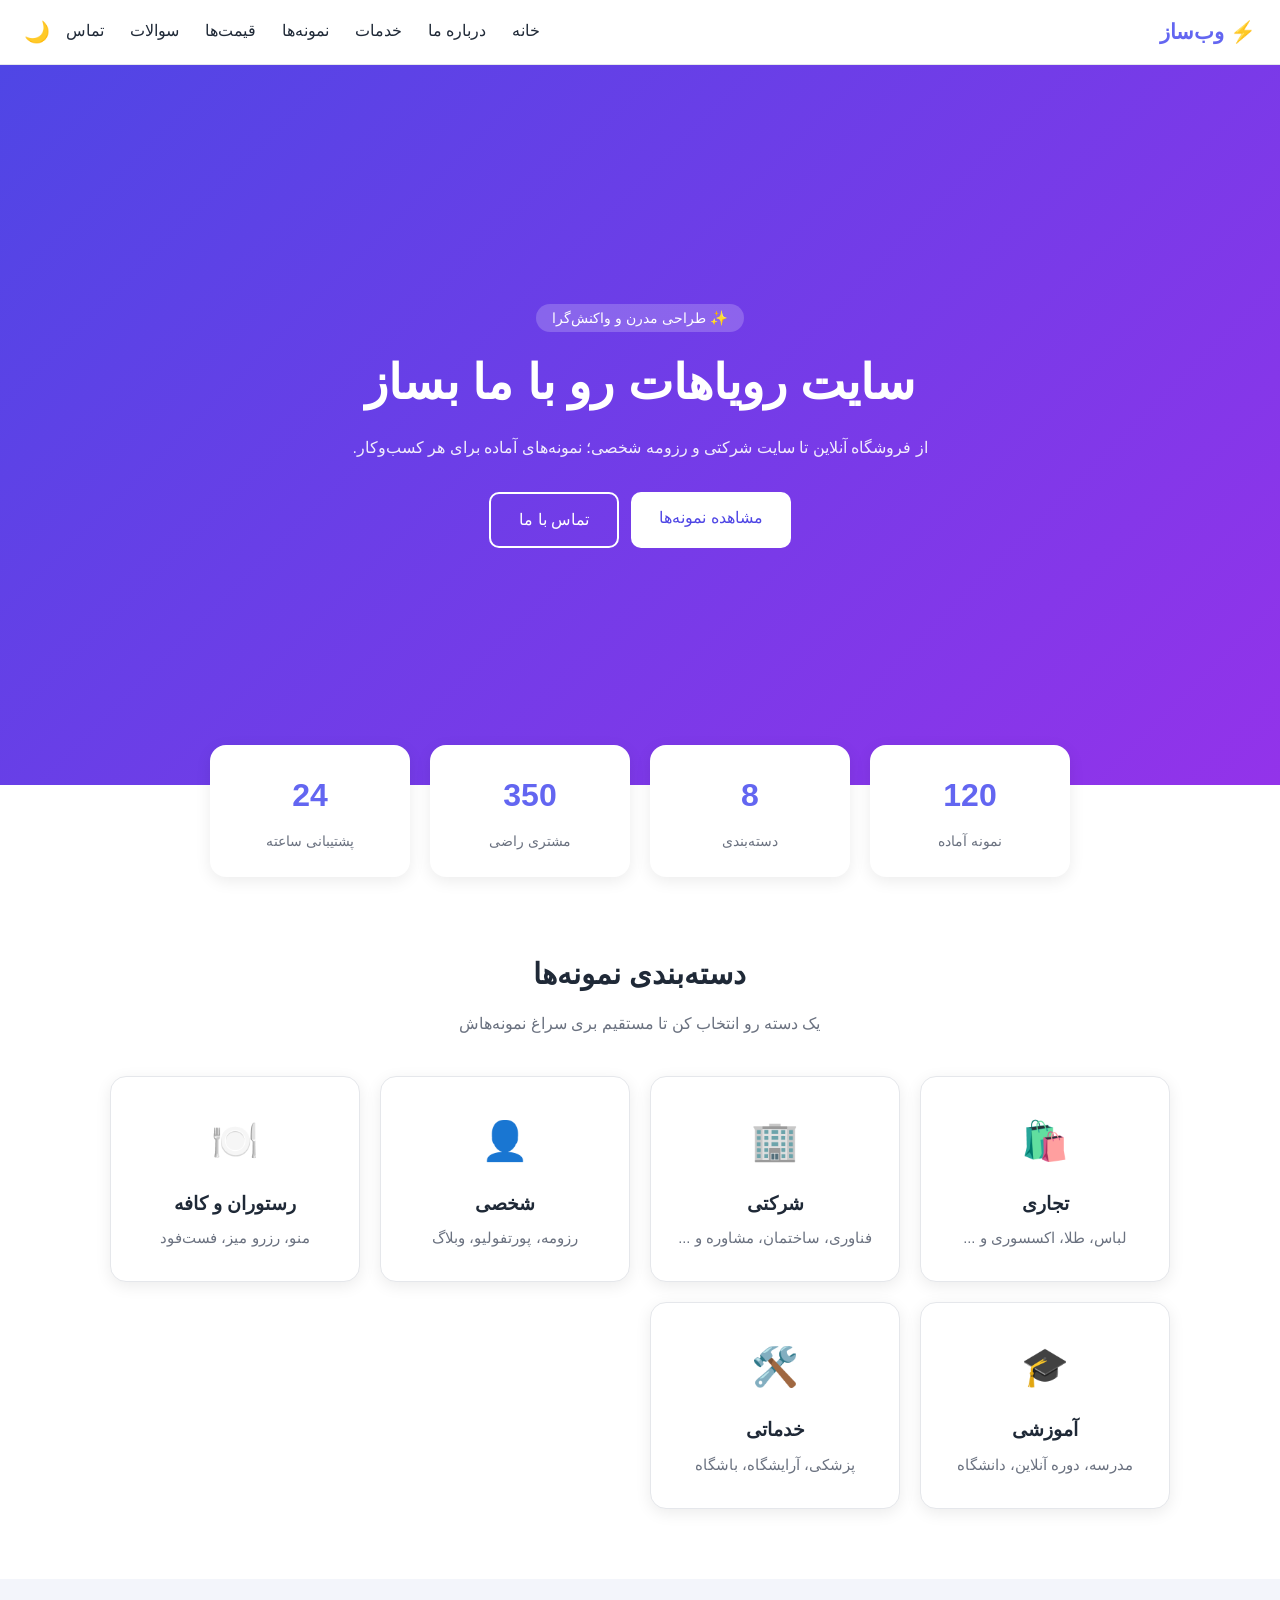
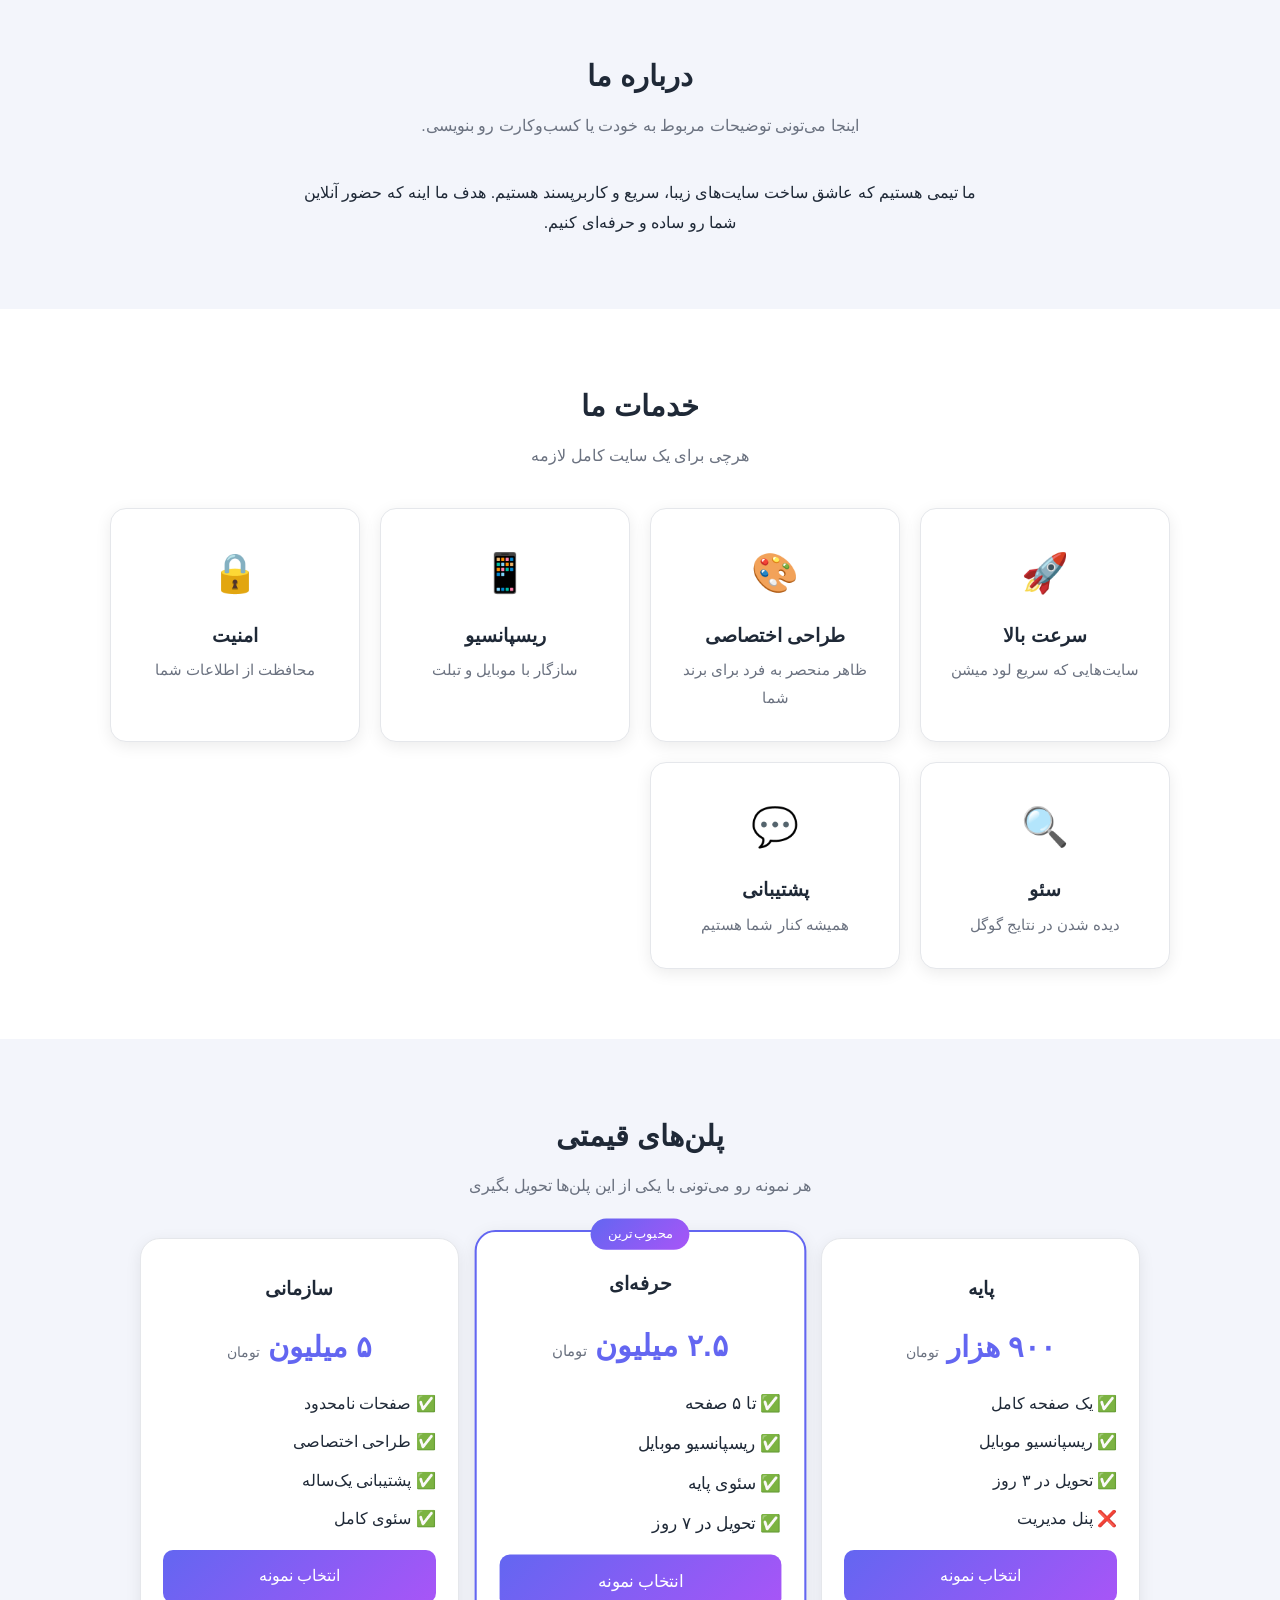
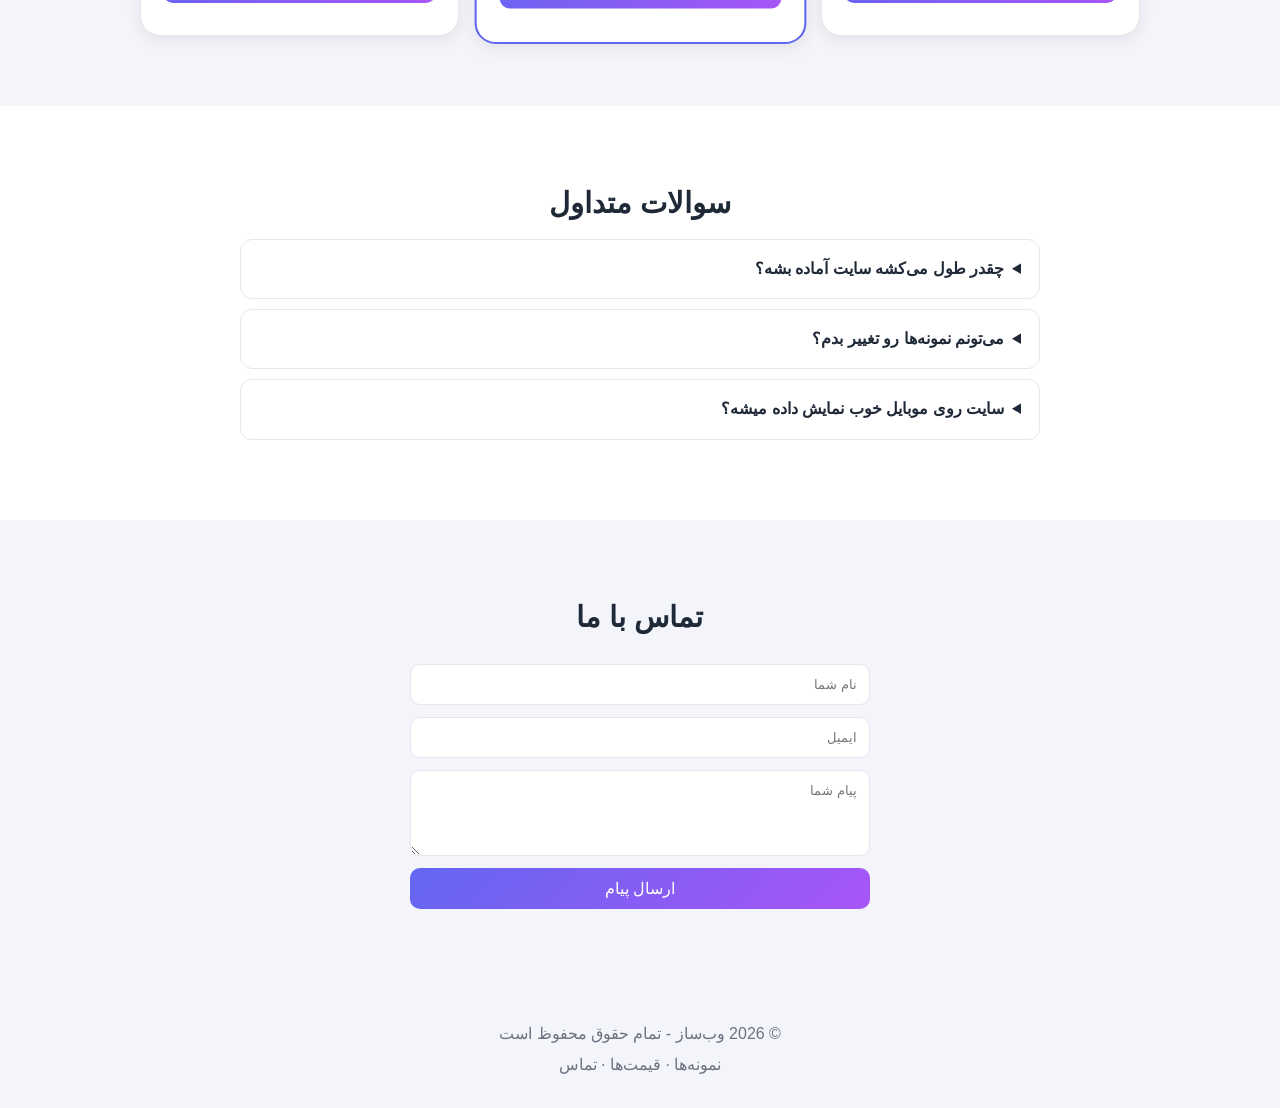
<file: index.html>
<!DOCTYPE html>
<html lang="fa" dir="rtl">
<head>
  <meta charset="UTF-8">
  <meta name="viewport" content="width=device-width, initial-scale=1">
  <title>وب‌ساز | طراحی سایت حرفه‌ای</title>
  <link rel="stylesheet" href="style.css">
</head>
<body>

  <header class="header">
    <a href="index.html" class="logo">⚡ وب‌ساز</a>
    <nav class="nav" id="nav">
      <a href="index.html#home">خانه</a>
      <a href="index.html#about">درباره ما</a>
      <a href="index.html#services">خدمات</a>
      <a href="samples.html">نمونه‌ها</a>
      <a href="index.html#pricing">قیمت‌ها</a>
      <a href="index.html#faq">سوالات</a>
      <a href="index.html#contact">تماس</a>
    </nav>
    <button id="themeBtn" class="icon-btn" aria-label="تغییر تم">🌙</button>
    <button id="menuBtn" class="icon-btn menu-btn" aria-label="منو">☰</button>
  </header>

  <section id="home" class="hero">
    <div class="hero-inner reveal">
      <span class="badge">✨ طراحی مدرن و واکنش‌گرا</span>
      <h1>سایت رویاهات رو با ما بساز</h1>
      <p>از فروشگاه آنلاین تا سایت شرکتی و رزومه شخصی؛ نمونه‌های آماده برای هر کسب‌وکار.</p>
      <div class="hero-btns">
        <a href="samples.html" class="btn btn-light">مشاهده نمونه‌ها</a>
        <a href="#contact" class="btn btn-outline">تماس با ما</a>
      </div>
    </div>
  </section>

  <section class="stats">
    <div class="stat"><b data-count="120">0</b><span>نمونه آماده</span></div>
    <div class="stat"><b data-count="8">0</b><span>دسته‌بندی</span></div>
    <div class="stat"><b data-count="350">0</b><span>مشتری راضی</span></div>
    <div class="stat"><b data-count="24">0</b><span>پشتیبانی ساعته</span></div>
  </section>

  <section class="section">
    <h2 class="title">دسته‌بندی نمونه‌ها</h2>
    <p class="sub">یک دسته رو انتخاب کن تا مستقیم بری سراغ نمونه‌هاش</p>
    <div class="cards">
      <a class="card link reveal" href="samples.html#business"><div class="ico">🛍️</div><h3>تجاری</h3><p>لباس، طلا، اکسسوری و ...</p></a>
      <a class="card link reveal" href="samples.html#company"><div class="ico">🏢</div><h3>شرکتی</h3><p>فناوری، ساختمان، مشاوره و ...</p></a>
      <a class="card link reveal" href="samples.html#personal"><div class="ico">👤</div><h3>شخصی</h3><p>رزومه، پورتفولیو، وبلاگ</p></a>
      <a class="card link reveal" href="samples.html#food"><div class="ico">🍽️</div><h3>رستوران و کافه</h3><p>منو، رزرو میز، فست‌فود</p></a>
      <a class="card link reveal" href="samples.html#education"><div class="ico">🎓</div><h3>آموزشی</h3><p>مدرسه، دوره آنلاین، دانشگاه</p></a>
      <a class="card link reveal" href="samples.html#service"><div class="ico">🛠️</div><h3>خدماتی</h3><p>پزشکی، آرایشگاه، باشگاه</p></a>
    </div>
  </section>

  <section id="about" class="section alt">
    <h2 class="title">درباره ما</h2>
    <p class="sub">اینجا می‌تونی توضیحات مربوط به خودت یا کسب‌وکارت رو بنویسی.</p>
    <p class="about-text reveal">ما تیمی هستیم که عاشق ساخت سایت‌های زیبا، سریع و کاربرپسند هستیم. هدف ما اینه که حضور آنلاین شما رو ساده و حرفه‌ای کنیم.</p>
  </section>

  <section id="services" class="section">
    <h2 class="title">خدمات ما</h2>
    <p class="sub">هرچی برای یک سایت کامل لازمه</p>
    <div class="cards">
      <div class="card reveal"><div class="ico">🚀</div><h3>سرعت بالا</h3><p>سایت‌هایی که سریع لود میشن</p></div>
      <div class="card reveal"><div class="ico">🎨</div><h3>طراحی اختصاصی</h3><p>ظاهر منحصر به فرد برای برند شما</p></div>
      <div class="card reveal"><div class="ico">📱</div><h3>ریسپانسیو</h3><p>سازگار با موبایل و تبلت</p></div>
      <div class="card reveal"><div class="ico">🔒</div><h3>امنیت</h3><p>محافظت از اطلاعات شما</p></div>
      <div class="card reveal"><div class="ico">🔍</div><h3>سئو</h3><p>دیده شدن در نتایج گوگل</p></div>
      <div class="card reveal"><div class="ico">💬</div><h3>پشتیبانی</h3><p>همیشه کنار شما هستیم</p></div>
    </div>
  </section>

  <section id="pricing" class="section alt">
    <h2 class="title">پلن‌های قیمتی</h2>
    <p class="sub">هر نمونه رو می‌تونی با یکی از این پلن‌ها تحویل بگیری</p>
    <div class="plans">
      <div class="plan reveal">
        <h3>پایه</h3>
        <div class="plan-price">۹۰۰ هزار <small>تومان</small></div>
        <ul>
          <li>✅ یک صفحه کامل</li>
          <li>✅ ریسپانسیو موبایل</li>
          <li>✅ تحویل در ۳ روز</li>
          <li>❌ پنل مدیریت</li>
        </ul>
        <a href="samples.html" class="btn">انتخاب نمونه</a>
      </div>
      <div class="plan featured reveal">
        <span class="plan-badge">محبوب‌ترین</span>
        <h3>حرفه‌ای</h3>
        <div class="plan-price">۲.۵ میلیون <small>تومان</small></div>
        <ul>
          <li>✅ تا ۵ صفحه</li>
          <li>✅ ریسپانسیو موبایل</li>
          <li>✅ سئوی پایه</li>
          <li>✅ تحویل در ۷ روز</li>
        </ul>
        <a href="samples.html" class="btn">انتخاب نمونه</a>
      </div>
      <div class="plan reveal">
        <h3>سازمانی</h3>
        <div class="plan-price">۵ میلیون <small>تومان</small></div>
        <ul>
          <li>✅ صفحات نامحدود</li>
          <li>✅ طراحی اختصاصی</li>
          <li>✅ پشتیبانی یک‌ساله</li>
          <li>✅ سئوی کامل</li>
        </ul>
        <a href="samples.html" class="btn">انتخاب نمونه</a>
      </div>
    </div>
  </section>

  <section id="faq" class="section">
    <h2 class="title">سوالات متداول</h2>
    <div class="faq">
      <details><summary>چقدر طول می‌کشه سایت آماده بشه؟</summary><p>بسته به نوع پروژه بین چند روز تا چند هفته.</p></details>
      <details><summary>می‌تونم نمونه‌ها رو تغییر بدم؟</summary><p>بله، همه نمونه‌ها کاملاً قابل شخصی‌سازی هستن.</p></details>
      <details><summary>سایت روی موبایل خوب نمایش داده میشه؟</summary><p>بله، همه طرح‌ها ریسپانسیو هستن.</p></details>
    </div>
  </section>

  <section id="contact" class="section alt">
    <h2 class="title">تماس با ما</h2>
    <form id="contactForm" class="form">
      <input type="text" id="name" placeholder="نام شما" required>
      <input type="email" id="email" placeholder="ایمیل" required>
      <textarea id="message" rows="4" placeholder="پیام شما" required></textarea>
      <button type="submit" class="btn">ارسال پیام</button>
      <p id="formMsg"></p>
    </form>
  </section>

  <footer class="footer">
    <p>© 2026 وب‌ساز - تمام حقوق محفوظ است</p>
    <p><a href="samples.html">نمونه‌ها</a> · <a href="#pricing">قیمت‌ها</a> · <a href="#contact">تماس</a></p>
  </footer>

  <button id="toTop" class="to-top" aria-label="بالا">↑</button>
  <script src="script.js"></script>
</body>
</html>
</file>
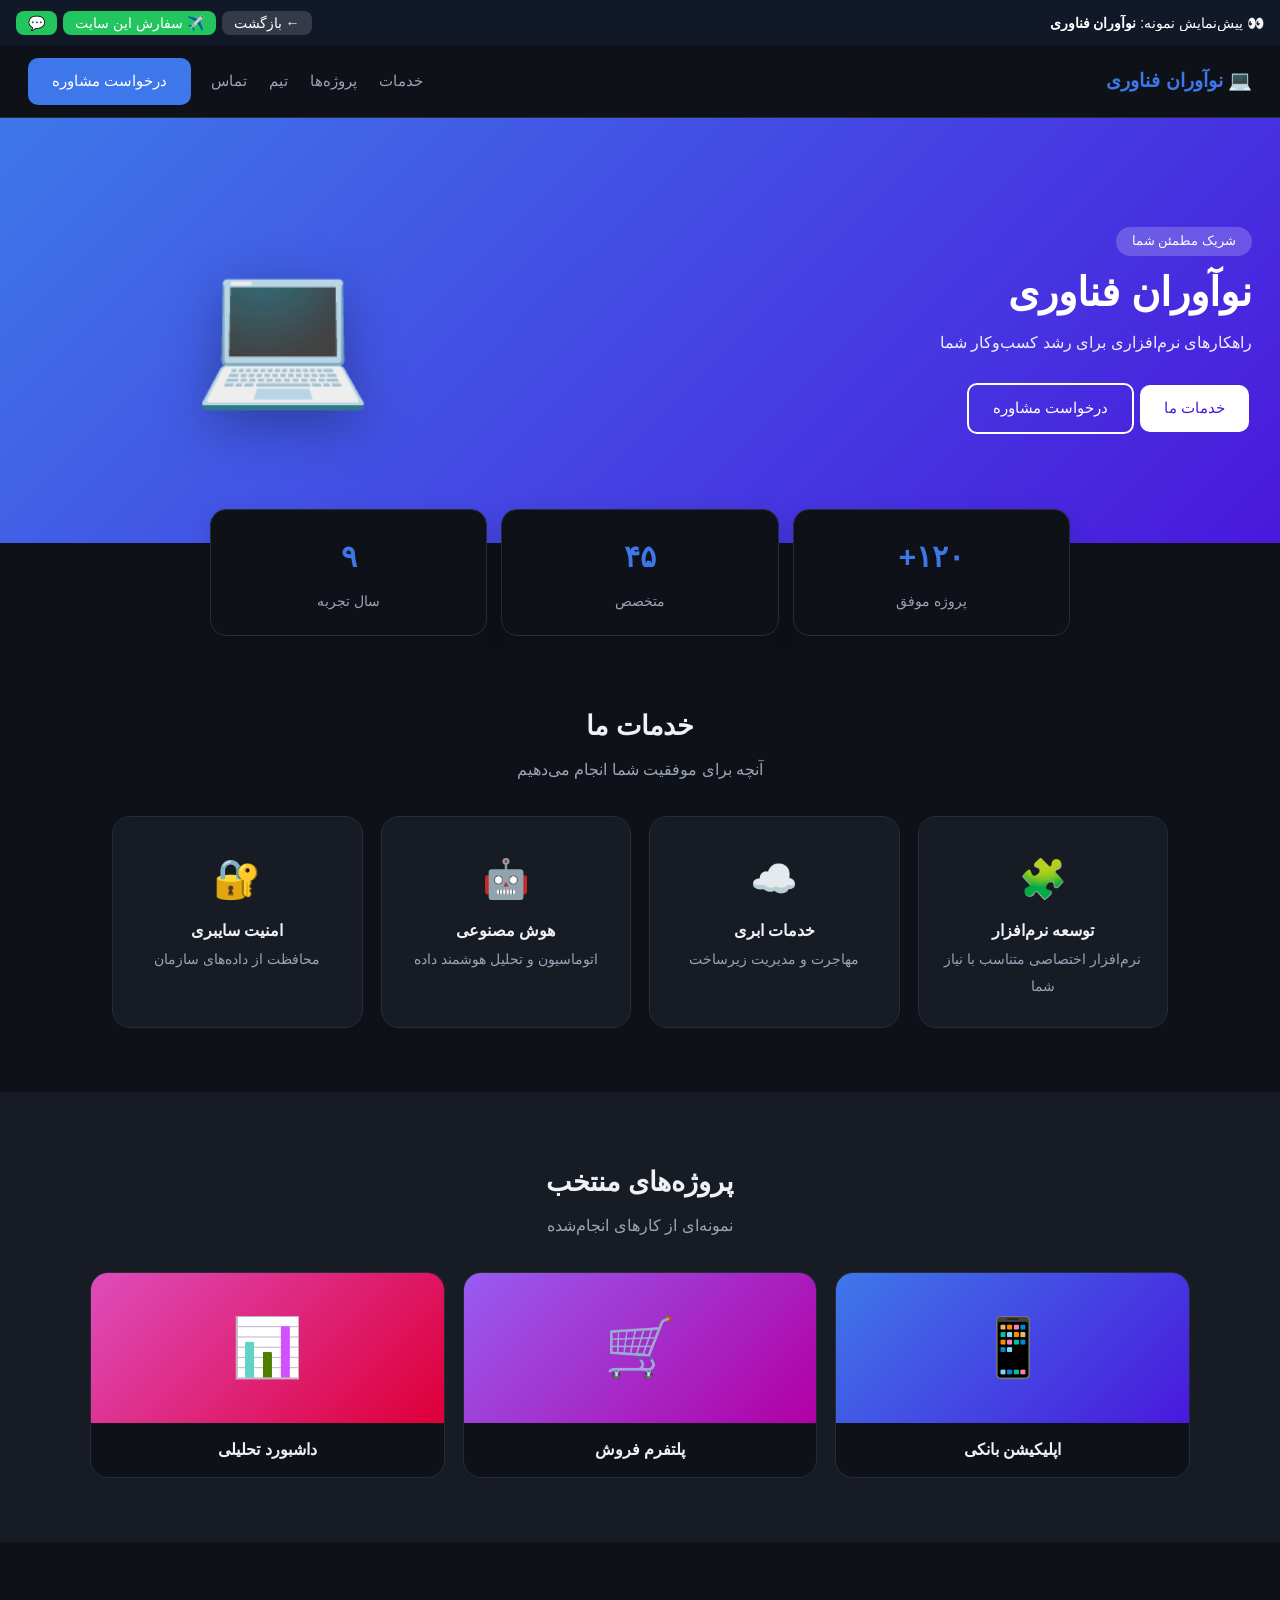
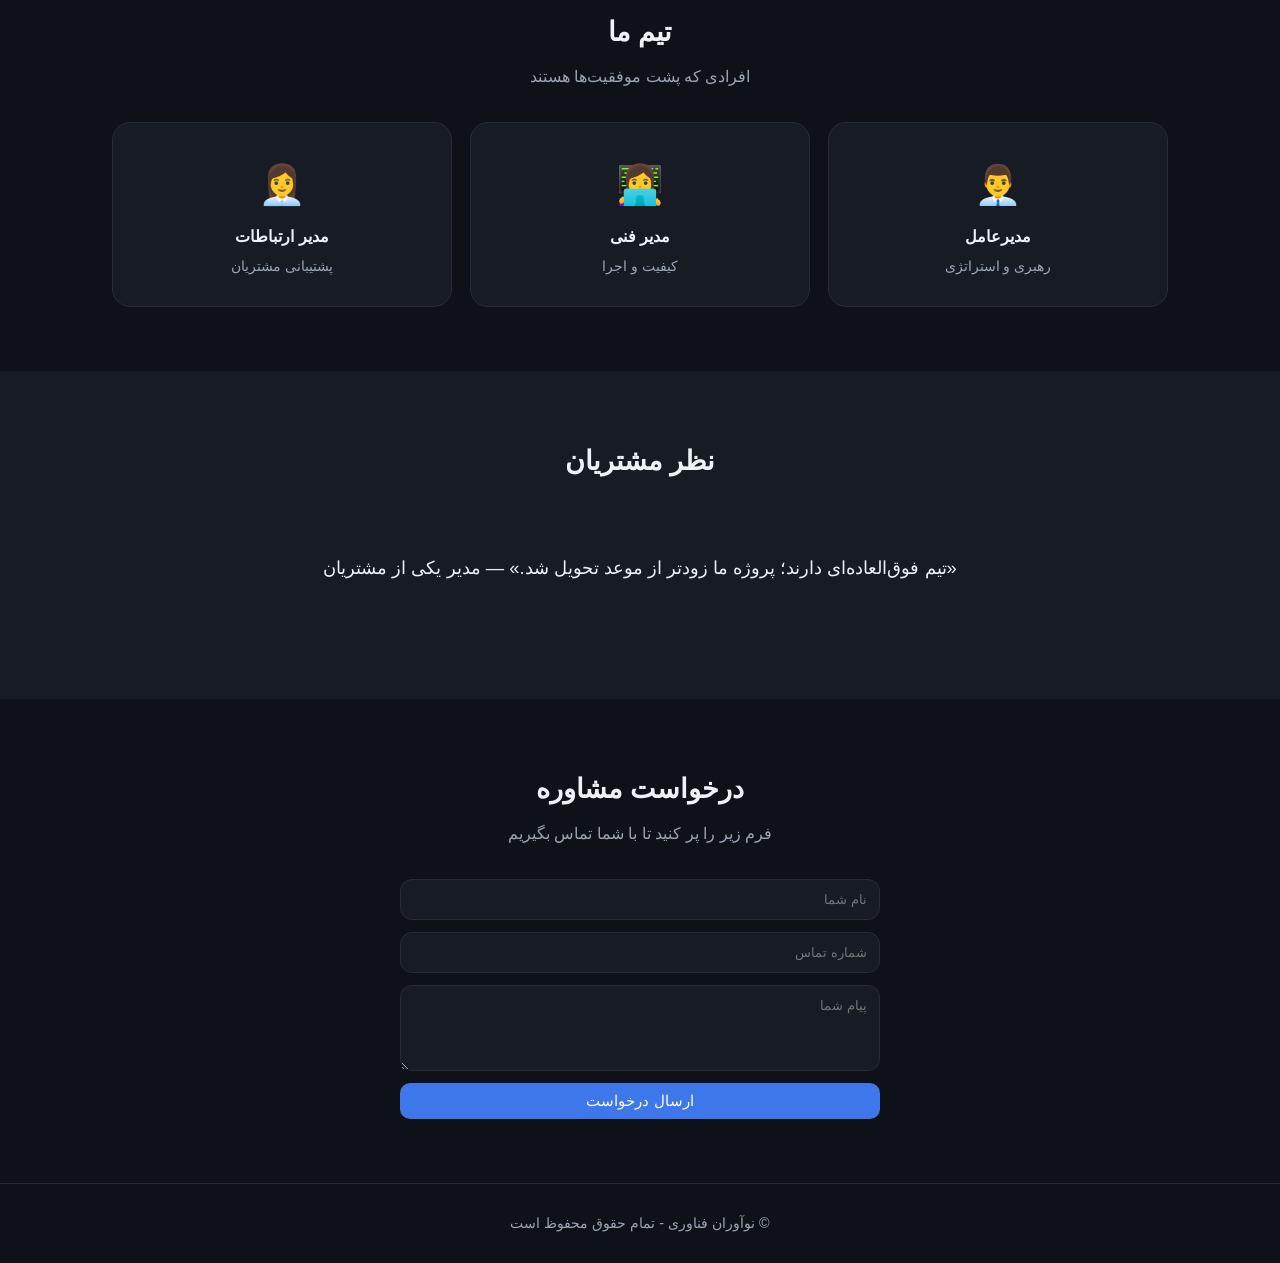
<file: company.html>
<!DOCTYPE html>
<html lang="fa" dir="rtl">
<head>
<meta charset="UTF-8">
<meta name="viewport" content="width=device-width, initial-scale=1">
<title>سایت شرکتی</title>
<style>
:root{--bar:46px;--h:220;--a:hsl(var(--h) 70% 46%);--a2:hsl(calc(var(--h) + 35) 70% 38%);--bg:#fff;--bg2:#f4f6fb;--tx:#1f2937;--mu:#6b7280;--bd:#e5e7eb;--on:#fff}
body.dark{--bg:#0e1117;--bg2:#161b24;--tx:#eef1f6;--mu:#9aa4b5;--bd:#262d3a;--a:hsl(var(--h) 80% 58%);--a2:hsl(calc(var(--h) + 35) 80% 48%)}
*{box-sizing:border-box;margin:0;padding:0}
html{scroll-behavior:smooth;scroll-padding-top:120px}
body{font-family:Vazirmatn,Tahoma,sans-serif;background:var(--bg);color:var(--tx);line-height:1.9}
a{color:inherit;text-decoration:none}
button,input,textarea{font-family:inherit}
.top{position:sticky;top:var(--bar);z-index:40;display:flex;align-items:center;gap:20px;padding:12px 28px;background:var(--bg);border-bottom:1px solid var(--bd)}
.brand{font-weight:800;color:var(--a);font-size:1.2rem;margin-left:auto}
.top nav{display:flex;gap:22px;color:var(--mu);font-size:.95rem}
.top nav a:hover{color:var(--a)}
.btn{display:inline-block;padding:9px 24px;border-radius:10px;background:var(--a);color:var(--on);border:none;font-size:.95rem;cursor:pointer}
.btn.w{background:var(--on);color:var(--a2)}
.btn.o{background:transparent;border:2px solid var(--on);color:var(--on)}
.hero{padding:76px 28px;background:linear-gradient(135deg,var(--a),var(--a2));color:var(--on)}
.hero.split{display:grid;grid-template-columns:1.15fr .85fr;gap:24px;align-items:center}
.hero.center{text-align:center;display:flex;flex-direction:column-reverse;align-items:center}
.hero h1{font-size:2.5rem;line-height:1.4;margin:8px 0}
.hero p{opacity:.92;margin-bottom:22px;max-width:520px}
.hero.center p{margin-inline:auto}
.hero .btn{margin:3px}
.pill{display:inline-block;padding:2px 16px;border-radius:99px;background:rgba(255,255,255,.2);font-size:.82rem}
.art{font-size:9rem;text-align:center;filter:drop-shadow(0 14px 26px rgba(0,0,0,.3))}
.hero.center .art{font-size:4.5rem}
.stats{display:grid;grid-template-columns:repeat(auto-fit,minmax(150px,1fr));gap:14px;max-width:900px;margin:-34px auto 0;padding:0 20px;position:relative}
.stats div{background:var(--bg);border:1px solid var(--bd);border-radius:16px;padding:18px;text-align:center;box-shadow:0 8px 24px rgba(0,0,0,.12)}
.stats b{display:block;font-size:1.9rem;color:var(--a)}
.stats span{color:var(--mu);font-size:.88rem}
section{max-width:1100px;margin:auto;padding:64px 22px;text-align:center}
section.alt{max-width:none;background:var(--bg2)}
section.alt>*{max-width:1100px;margin-inline:auto}
section h2{font-size:1.7rem;margin-bottom:4px}
.sub{color:var(--mu);margin-bottom:30px}
.grid{display:grid;grid-template-columns:repeat(auto-fit,minmax(220px,1fr));gap:18px}
.card{background:var(--bg2);border:1px solid var(--bd);border-radius:18px;padding:26px 18px;transition:.25s}
.alt .card{background:var(--bg)}
.card:hover{transform:translateY(-6px);border-color:var(--a)}
.card .e{font-size:2.4rem}
.card p{color:var(--mu);font-size:.9rem}
.proj{border-radius:18px;overflow:hidden;border:1px solid var(--bd);background:var(--bg)}
.proj .t{height:150px;display:flex;align-items:center;justify-content:center;font-size:3.6rem;background:linear-gradient(135deg,var(--a),var(--a2))}
.proj h4{padding:12px}
.quote{max-width:640px;margin:auto;font-size:1.15rem;min-height:84px;transition:opacity .4s}
.form{display:flex;flex-direction:column;gap:12px;max-width:480px;margin:auto}
.form input,.form textarea{padding:12px;border-radius:12px;border:1px solid var(--bd);background:var(--bg2);color:var(--tx)}
.foot{text-align:center;padding:26px;color:var(--mu);border-top:1px solid var(--bd);font-size:.9rem}
.toast{position:fixed;bottom:24px;left:50%;transform:translateX(-50%) translateY(20px);background:#111827;color:#fff;padding:10px 22px;border-radius:12px;opacity:0;pointer-events:none;transition:.3s;z-index:200;max-width:90%;text-align:center}
.toast.on{opacity:1;transform:translateX(-50%)}
@media(max-width:700px){.top nav{display:none}.hero.split{grid-template-columns:1fr;text-align:center}.hero.split .art{order:-1;font-size:5rem}.hero h1{font-size:1.8rem}.hero p{margin-inline:auto}}
</style>
</head>
<body>
<div id="app"></div>
<div class="toast" id="toast"></div>
<script src="config.js"></script>
<script>
const D={
tech:{h:220,dark:1,em:'💻',title:'نوآوران فناوری',tag:'راهکارهای نرم‌افزاری برای رشد کسب‌وکار شما',cta:'درخواست مشاوره',lay:'split',
 sv:[['🧩','توسعه نرم‌افزار','نرم‌افزار اختصاصی متناسب با نیاز شما'],['☁️','خدمات ابری','مهاجرت و مدیریت زیرساخت'],['🤖','هوش مصنوعی','اتوماسیون و تحلیل هوشمند داده'],['🔐','امنیت سایبری','محافظت از داده‌های سازمان']],
 st:[[120,'+','پروژه موفق'],[45,'','متخصص'],[9,'','سال تجربه']],pj:[['📱','اپلیکیشن بانکی'],['🛒','پلتفرم فروش'],['📊','داشبورد تحلیلی']],
 qt:['«تیم فوق‌العاده‌ای دارند؛ پروژه ما زودتر از موعد تحویل شد.»','«کیفیت کار و پشتیبانی‌شون عالیه.»']},
construction:{h:28,em:'🏗️',title:'گروه عمران آرمان',tag:'ساخت مطمئن، تحویل به‌موقع',cta:'استعلام قیمت',lay:'center',
 sv:[['🏢','ساخت و ساز','ساختمان‌های مسکونی و تجاری'],['📐','طراحی معماری','نقشه و طراحی سه‌بعدی'],['🛋️','دکوراسیون داخلی','اجرای کامل فضای داخلی'],['🔧','بازسازی','نوسازی و مقاوم‌سازی']],
 st:[[85,'+','پروژه تحویل‌شده'],[22,'','سال سابقه'],[300,'+','مهندس و کارگر']],pj:[['🏙️','برج مسکونی نگین'],['🏬','مجتمع تجاری پارس'],['🏡','ویلای ساحلی']],
 qt:['«آپارتمانمون دقیقاً مثل نقشه ساخته شد.»','«نظارت و کیفیت اجرا عالی بود.»']},
consulting:{h:160,em:'📊',title:'مشاوران پیشرو',tag:'تصمیم‌های هوشمند، رشد پایدار',cta:'رزرو جلسه مشاوره',lay:'split',
 sv:[['📈','مشاوره مدیریت','بهینه‌سازی ساختار و فرآیندها'],['💰','مشاوره مالی','برنامه‌ریزی و کنترل هزینه'],['🎯','برندسازی','هویت و استراتژی برند'],['👥','منابع انسانی','جذب و توسعه نیروها']],
 st:[[200,'+','سازمان مشتری'],[15,'','مشاور ارشد'],[96,'٪','رضایت مشتری']],pj:[['🏦','بازطراحی ساختار بانک'],['🏭','کاهش هزینه تولید'],['🛍️','برندسازی زنجیره خرده‌فروشی']],
 qt:['«فروشمون در ۶ ماه ۴۰٪ بیشتر شد.»','«تحلیل‌هاشون دقیق و کاربردی بود.»']},
legal:{h:42,dark:1,on:'#111',em:'⚖️',title:'دفتر وکالت عدالت',tag:'حق شما، تعهد ما',cta:'وقت مشاوره',lay:'center',
 sv:[['⚖️','دعاوی حقوقی','وکالت در تمام مراحل دادرسی'],['📝','تنظیم قرارداد','قراردادهای دقیق و بی‌نقص'],['🏢','ثبت شرکت','ثبت سریع و کامل'],['🛡️','مالکیت فکری','ثبت برند و اختراع']],
 st:[[1200,'+','پرونده موفق'],[18,'','سال تجربه'],[12,'','وکیل پایه‌یک']],pj:[['🏛️','دعوای ملکی'],['🤝','قرارداد بین‌المللی'],['🏢','ثبت شرکت سهامی']],
 qt:['«با حوصله و دقت پرونده من رو پیگیری کردند.»','«مطمئن‌ترین دفتر حقوقی که دیدم.»']},
industry:{h:15,em:'🏭',title:'صنایع پارس‌تولید',tag:'کیفیت صنعتی، صادرات جهانی',cta:'درخواست همکاری',lay:'split',
 sv:[['🏭','تولید انبوه','خط تولید پیشرفته'],['🚚','حمل و لجستیک','ناوگان اختصاصی'],['🌍','صادرات','ارسال به بیش از ۳۰ کشور'],['⚙️','قطعات صنعتی','ساخت قطعه سفارشی']],
 st:[[35,'','کشور مقصد'],[500,'+','محصول'],[1200,'','ظرفیت روزانه']],pj:[['🔩','قطعات خودرو'],['🧰','ابزار صنعتی'],['📦','بسته‌بندی صنعتی']],
 qt:['«تحویل به‌موقع و کیفیت ثابت.»','«شریک تجاری قابل‌اعتماد.»']}
};
const q=new URLSearchParams(location.search);
const k=D[q.get('k')]?q.get('k'):'tech',S=D[k],$=id=>document.getElementById(id);
const R=document.documentElement.style;R.setProperty('--h',S.h);R.setProperty('--on',S.on||'#fff');
if(S.dark)document.body.classList.add('dark');
document.title=S.title;
function toast(t){const e=$('toast');e.textContent=t;e.classList.add('on');clearTimeout(toast.t);toast.t=setTimeout(()=>e.classList.remove('on'),2400)}
$('app').innerHTML=`
<header class="top"><div class="brand">${S.em} ${S.title}</div><nav><a href="#sv">خدمات</a><a href="#pj">پروژه‌ها</a><a href="#tm">تیم</a><a href="#ct">تماس</a></nav><a href="#ct" class="btn">${S.cta}</a></header>
<div class="hero ${S.lay}"><div><span class="pill">شریک مطمئن شما</span><h1>${S.title}</h1><p>${S.tag}</p><a class="btn w" href="#sv">خدمات ما</a><a class="btn o" href="#ct">${S.cta}</a></div><div class="art">${S.em}</div></div>
<div class="stats">${S.st.map(s=>`<div><b data-n="${s[0]}" data-s="${s[1]}">۰</b><span>${s[2]}</span></div>`).join('')}</div>
<section id="sv"><h2>خدمات ما</h2><p class="sub">آنچه برای موفقیت شما انجام می‌دهیم</p><div class="grid">${S.sv.map(s=>`<div class="card"><div class="e">${s[0]}</div><h4>${s[1]}</h4><p>${s[2]}</p></div>`).join('')}</div></section>
<section class="alt" id="pj"><h2>پروژه‌های منتخب</h2><p class="sub">نمونه‌ای از کارهای انجام‌شده</p><div class="grid">${S.pj.map((p,i)=>`<div class="proj"><div class="t" style="filter:hue-rotate(${i*40}deg)">${p[0]}</div><h4>${p[1]}</h4></div>`).join('')}</div></section>
<section id="tm"><h2>تیم ما</h2><p class="sub">افرادی که پشت موفقیت‌ها هستند</p><div class="grid"><div class="card"><div class="e">👨‍💼</div><h4>مدیرعامل</h4><p>رهبری و استراتژی</p></div><div class="card"><div class="e">👩‍💻</div><h4>مدیر فنی</h4><p>کیفیت و اجرا</p></div><div class="card"><div class="e">👩‍💼</div><h4>مدیر ارتباطات</h4><p>پشتیبانی مشتریان</p></div></div></section>
<section class="alt"><h2>نظر مشتریان</h2><p class="sub">&nbsp;</p><div class="quote" id="quote"></div></section>
<section id="ct"><h2>${S.cta}</h2><p class="sub">فرم زیر را پر کنید تا با شما تماس بگیریم</p>
<form class="form" id="form"><input id="fn" placeholder="نام شما" required><input placeholder="شماره تماس" required><textarea rows="4" placeholder="پیام شما"></textarea><button class="btn">ارسال درخواست</button></form></section>
<div class="foot">© ${S.title} - تمام حقوق محفوظ است</div>`;
$('form').onsubmit=e=>{e.preventDefault();toast('ممنون '+$('fn').value+'، درخواستت ثبت شد ✅');e.target.reset()};
let qi=0;const qe=$('quote');
function showQ(){qe.style.opacity=0;setTimeout(()=>{qe.textContent=S.qt[qi%S.qt.length]+' — مدیر یکی از مشتریان';qe.style.opacity=1;qi++},300)}
showQ();setInterval(showQ,4500);
const io=new IntersectionObserver(es=>es.forEach(e=>{if(!e.isIntersecting)return;io.unobserve(e.target);const el=e.target,t=+el.dataset.n,s=el.dataset.s;let n=0;const st=Math.max(1,Math.ceil(t/50));const tm=setInterval(()=>{n=Math.min(t,n+st);el.textContent=n.toLocaleString('fa-IR')+s;if(n>=t)clearInterval(tm)},25)}),{threshold:.4});
document.querySelectorAll('[data-n]').forEach(el=>io.observe(el));
injectDemoBar(q.get('n')||S.title,q.get('p')?(+q.get('p')).toLocaleString('fa-IR')+' تومان':'');
</script>
</body>
</html>
</file>
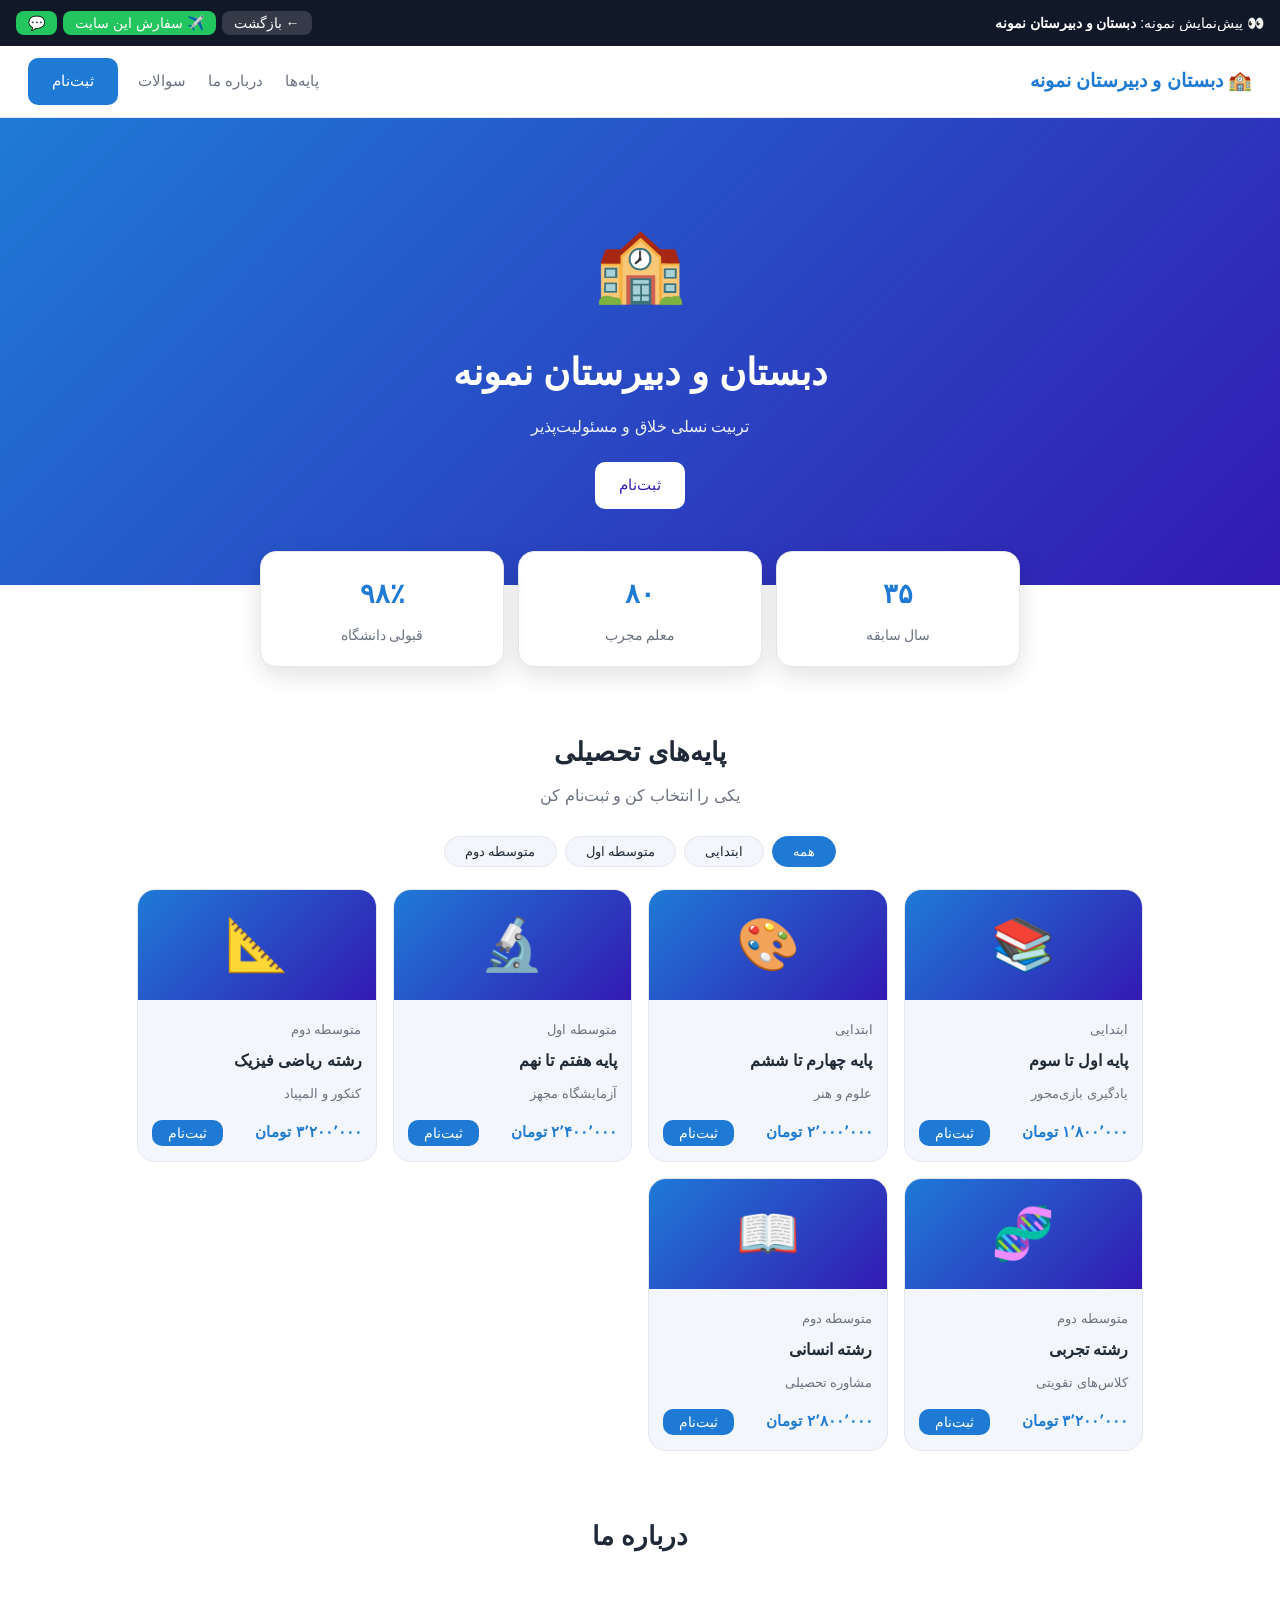
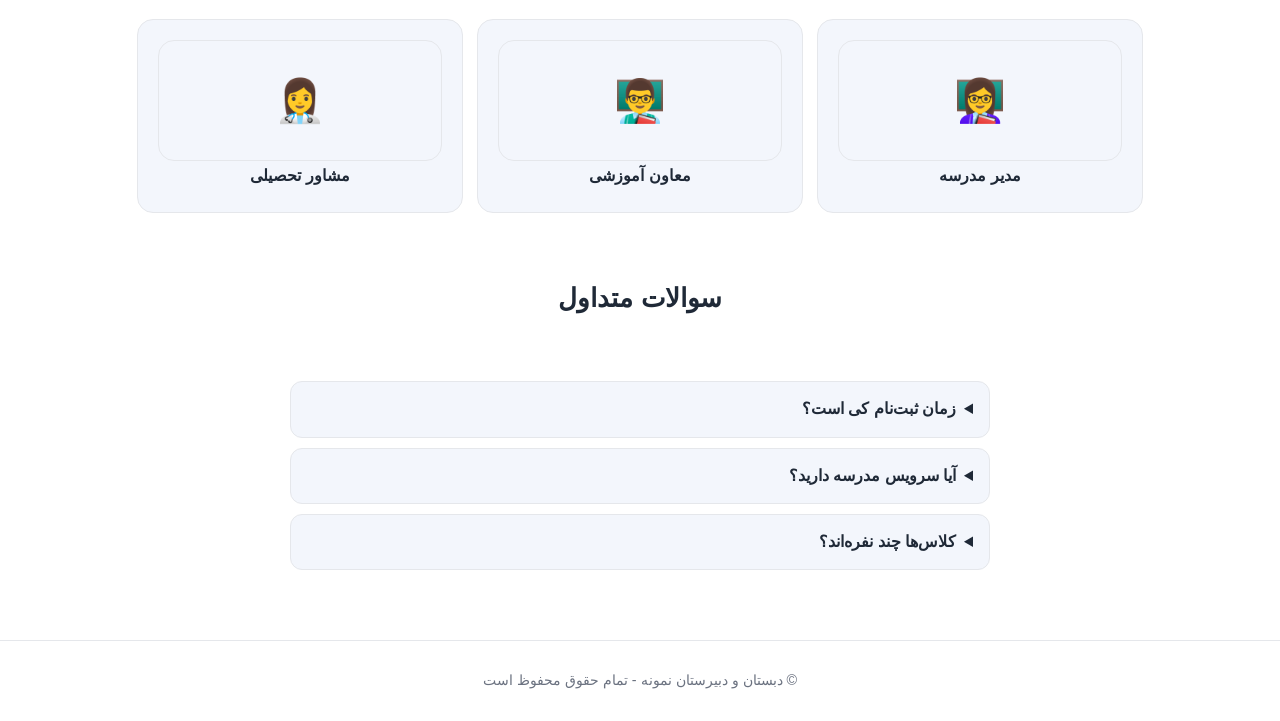
<file: education.html>
<!DOCTYPE html>
<html lang="fa" dir="rtl">
<head>
<meta charset="UTF-8">
<meta name="viewport" content="width=device-width, initial-scale=1">
<title>سایت آموزشی</title>
<style>
:root{--bar:46px;--h:210;--a:hsl(var(--h) 75% 48%);--a2:hsl(calc(var(--h) + 40) 75% 40%);--bg:#fff;--bg2:#f3f6fc;--tx:#1f2937;--mu:#6b7280;--bd:#e5e7eb;--on:#fff}
body.dark{--bg:#0d1117;--bg2:#161b22;--tx:#e6edf3;--mu:#8b949e;--bd:#2a313c;--a:hsl(var(--h) 85% 62%);--a2:hsl(calc(var(--h) + 40) 85% 50%);--on:#0d1117}
*{box-sizing:border-box;margin:0;padding:0}
html{scroll-behavior:smooth;scroll-padding-top:120px}
body{font-family:Vazirmatn,Tahoma,sans-serif;background:var(--bg);color:var(--tx);line-height:1.9}
a{color:inherit;text-decoration:none}
button,input{font-family:inherit}
.top{position:sticky;top:var(--bar);z-index:40;display:flex;align-items:center;gap:20px;padding:12px 28px;background:var(--bg);border-bottom:1px solid var(--bd)}
.brand{font-weight:800;color:var(--a);font-size:1.2rem;margin-left:auto}
.top nav{display:flex;gap:22px;color:var(--mu);font-size:.95rem}
.btn{display:inline-block;padding:9px 24px;border-radius:10px;background:var(--a);color:var(--on);border:none;font-size:.95rem;cursor:pointer}
.hero{padding:76px 24px;text-align:center;background:linear-gradient(135deg,var(--a),var(--a2));color:var(--on)}
.hero .em{font-size:4.6rem}
.hero h1{font-size:2.3rem;margin:4px 0}
.hero p{opacity:.92;margin-bottom:20px}
.hero .btn{background:var(--on);color:var(--a2)}
.stats{display:grid;grid-template-columns:repeat(auto-fit,minmax(140px,1fr));gap:14px;max-width:800px;margin:-34px auto 0;padding:0 20px;position:relative}
.stats div{background:var(--bg);border:1px solid var(--bd);border-radius:16px;padding:16px;text-align:center;box-shadow:0 8px 24px rgba(0,0,0,.12)}
.stats b{display:block;font-size:1.7rem;color:var(--a)}
.stats span{color:var(--mu);font-size:.85rem}
section{max-width:1050px;margin:auto;padding:60px 22px;text-align:center}
section h2{font-size:1.65rem;margin-bottom:4px}
.sub{color:var(--mu);margin-bottom:24px}
.chips{display:flex;flex-wrap:wrap;gap:8px;justify-content:center;margin-bottom:22px}
.chip{padding:7px 20px;border-radius:99px;border:1px solid var(--bd);background:var(--bg2);color:var(--tx);cursor:pointer}
.chip.on{background:var(--a);color:var(--on);border-color:var(--a)}
.grid{display:grid;grid-template-columns:repeat(auto-fill,minmax(230px,1fr));gap:16px}
.c{background:var(--bg2);border:1px solid var(--bd);border-radius:18px;overflow:hidden;text-align:right;transition:.25s}
.c:hover{transform:translateY(-5px);border-color:var(--a)}
.c .t{height:110px;display:flex;align-items:center;justify-content:center;font-size:3.2rem;background:linear-gradient(135deg,var(--a),var(--a2))}
.c .b{padding:14px}
.c small{color:var(--mu)}
.c h4{margin:2px 0}
.c .p{display:flex;justify-content:space-between;align-items:center;margin-top:10px}
.c .p b{color:var(--a);font-size:.92rem}
.c .btn{padding:5px 16px;font-size:.85rem}
.t3{display:grid;grid-template-columns:repeat(auto-fit,minmax(200px,1fr));gap:14px}
.t3 div{background:var(--bg2);border:1px solid var(--bd);border-radius:16px;padding:20px}
.t3 .e{font-size:2.6rem}
.faq{text-align:right;max-width:700px;margin:auto}
details{background:var(--bg2);border:1px solid var(--bd);border-radius:12px;padding:12px 16px;margin-bottom:10px}
summary{cursor:pointer;font-weight:bold}
details p{color:var(--mu);margin-top:6px}
.foot{text-align:center;padding:26px;color:var(--mu);border-top:1px solid var(--bd);font-size:.9rem}
.ov{position:fixed;inset:0;background:rgba(0,0,0,.55);z-index:100;display:none;align-items:center;justify-content:center;padding:20px}
.ov.on{display:flex}
.box{background:var(--bg);border-radius:20px;padding:28px 22px;width:min(400px,100%);text-align:center;position:relative}
.box .x{position:absolute;top:10px;left:14px;background:none;border:none;font-size:1.2rem;color:var(--mu);cursor:pointer}
.box input{width:100%;padding:12px;margin:6px 0;border-radius:12px;border:1px solid var(--bd);background:var(--bg2);color:var(--tx)}
.toast{position:fixed;bottom:24px;left:50%;transform:translateX(-50%) translateY(20px);background:#111827;color:#fff;padding:10px 22px;border-radius:12px;opacity:0;pointer-events:none;transition:.3s;z-index:200;max-width:90%;text-align:center}
.toast.on{opacity:1;transform:translateX(-50%)}
@media(max-width:700px){.top nav{display:none}.hero h1{font-size:1.8rem}}
</style>
</head>
<body>
<div id="app"></div>
<div class="ov" id="ov"><div class="box" id="box"></div></div>
<div class="toast" id="toast"></div>
<script src="config.js"></script>
<script>
const D={
school:{h:210,em:'🏫',title:'دبستان و دبیرستان نمونه',tag:'تربیت نسلی خلاق و مسئولیت‌پذیر',cta:'ثبت‌نام',unit:'شهریه ماهانه',cats:['ابتدایی','متوسطه اول','متوسطه دوم'],
 st:[['۳۵','سال سابقه'],['۸۰','معلم مجرب'],['۹۸٪','قبولی دانشگاه']],
 it:[['ابتدایی','📚','پایه اول تا سوم','یادگیری بازی‌محور',1800000],['ابتدایی','🎨','پایه چهارم تا ششم','علوم و هنر',2000000],['متوسطه اول','🔬','پایه هفتم تا نهم','آزمایشگاه مجهز',2400000],['متوسطه دوم','📐','رشته ریاضی فیزیک','کنکور و المپیاد',3200000],['متوسطه دوم','🧬','رشته تجربی','کلاس‌های تقویتی',3200000],['متوسطه دوم','📖','رشته انسانی','مشاوره تحصیلی',2800000]],
 tc:[['👩‍🏫','مدیر مدرسه'],['👨‍🏫','معاون آموزشی'],['👩‍⚕️','مشاور تحصیلی']],
 fq:[['زمان ثبت‌نام کی است؟','از اردیبهشت هر سال.'],['آیا سرویس مدرسه دارید؟','بله، سرویس رفت‌وآمد در سطح شهر.'],['کلاس‌ها چند نفره‌اند؟','حداکثر ۲۰ نفر.']]},
course:{h:265,dark:1,em:'🖥️',title:'آکادمی آنلاین نوین',tag:'مهارت‌های روز را از هر جا یاد بگیر',cta:'ثبت‌نام در دوره',unit:'قیمت دوره',cats:['برنامه‌نویسی','طراحی','زبان'],
 st:[['۵۰+','دوره'],['۸٬۰۰۰','دانشجو'],['۴۰','مدرس']],
 it:[['برنامه‌نویسی','💻','جاوااسکریپت از صفر','۶۰ ساعت · پروژه‌محور',2900000],['برنامه‌نویسی','🐍','پایتون و هوش مصنوعی','۸۰ ساعت · مقدماتی تا پیشرفته',3900000],['طراحی','🎨','طراحی رابط کاربری','۴۰ ساعت · Figma',2400000],['طراحی','🖌️','گرافیک و برندینگ','۵۰ ساعت · پروژه‌محور',2600000],['زبان','🇬🇧','انگلیسی مکالمه','۴۵ ساعت · کلاس زنده',1800000],['زبان','🇩🇪','آلمانی A1','۶۰ ساعت · کلاس زنده',2200000]],
 tc:[['👨‍💻','مدرس برنامه‌نویسی'],['👩‍🎨','مدرس طراحی'],['👩‍🏫','مدرس زبان']],
 fq:[['دوره‌ها گواهی دارند؟','بله، گواهی معتبر پایان دوره.'],['دسترسی چقدر است؟','مادام‌العمر به ویدیوها.'],['پشتیبانی دارید؟','بله، پاسخ در کمتر از ۲۴ ساعت.']]},
university:{h:350,em:'🏛️',title:'دانشگاه علم و صنعت نمونه',tag:'آینده‌ای روشن با علم و پژوهش',cta:'درخواست پذیرش',unit:'شهریه ترم',cats:['فنی و مهندسی','علوم پایه','هنر'],
 st:[['۱۲','دانشکده'],['۱۵٬۰۰۰','دانشجو'],['۶۰۰','عضو هیئت علمی']],
 it:[['فنی و مهندسی','💻','مهندسی کامپیوتر','کارشناسی · ۴ سال',9000000],['فنی و مهندسی','⚡','مهندسی برق','کارشناسی · ۴ سال',9000000],['علوم پایه','🧪','شیمی','کارشناسی · ۴ سال',7000000],['علوم پایه','📐','ریاضیات','کارشناسی · ۴ سال',7000000],['هنر','🎬','سینما و تلویزیون','کارشناسی · ۴ سال',8000000],['هنر','🏛️','معماری','کارشناسی · ۴ سال',9500000]],
 tc:[['👨‍🎓','دانشکده فنی'],['👩‍🔬','پژوهشکده'],['📚','کتابخانه مرکزی']],
 fq:[['شرایط پذیرش چیست؟','شرکت در کنکور سراسری یا آزمون داخلی.'],['خوابگاه دارید؟','بله، برای دانشجویان شهرستانی.'],['امکان بورسیه هست؟','برای رتبه‌های برتر.']]}
};
const q=new URLSearchParams(location.search);
const k=D[q.get('k')]?q.get('k'):'school',S=D[k],$=id=>document.getElementById(id);
document.documentElement.style.setProperty('--h',S.h);
if(S.dark)document.body.classList.add('dark');
document.title=S.title;
const fmt=n=>n.toLocaleString('fa-IR')+' تومان';
function toast(t){const e=$('toast');e.textContent=t;e.classList.add('on');clearTimeout(toast.t);toast.t=setTimeout(()=>e.classList.remove('on'),2400)}
let cat='all';
$('app').innerHTML=`
<header class="top"><div class="brand">${S.em} ${S.title}</div><nav><a href="#cl">${k==='school'?'پایه‌ها':k==='course'?'دوره‌ها':'رشته‌ها'}</a><a href="#tc">درباره ما</a><a href="#fq">سوالات</a></nav><a href="#cl" class="btn">${S.cta}</a></header>
<div class="hero"><div class="em">${S.em}</div><h1>${S.title}</h1><p>${S.tag}</p><a href="#cl" class="btn">${S.cta}</a></div>
<div class="stats">${S.st.map(s=>`<div><b>${s[0]}</b><span>${s[1]}</span></div>`).join('')}</div>
<section id="cl"><h2>${k==='school'?'پایه‌های تحصیلی':k==='course'?'دوره‌های آموزشی':'رشته‌های تحصیلی'}</h2><p class="sub">یکی را انتخاب کن و ثبت‌نام کن</p><div class="chips" id="chips"></div><div class="grid" id="list"></div></section>
<section id="tc" style="padding-top:0"><h2>درباره ما</h2><p class="sub">&nbsp;</p><div class="t3">${S.tc.map(t=>`<div><div class="e">${t[0]}</div><h4>${t[1]}</h4></div>`).join('')}</div></section>
<section id="fq" style="padding-top:0"><h2>سوالات متداول</h2><p class="sub">&nbsp;</p><div class="faq">${S.fq.map(f=>`<details><summary>${f[0]}</summary><p>${f[1]}</p></details>`).join('')}</div></section>
<div class="foot">© ${S.title} - تمام حقوق محفوظ است</div>`;
function draw(){
  $('chips').innerHTML=['all',...S.cats].map(c=>`<button class="chip ${cat===c?'on':''}" onclick="cat='${c}';draw()">${c==='all'?'همه':c}</button>`).join('');
  $('list').innerHTML=S.it.map((x,i)=>({x,i})).filter(o=>cat==='all'||o.x[0]===cat).map(({x,i})=>`
   <div class="c"><div class="t">${x[1]}</div><div class="b"><small>${x[0]}</small><h4>${x[2]}</h4><small>${x[3]}</small>
   <div class="p"><b>${fmt(x[4])}</b><button class="btn" onclick="enroll(${i})">${S.cta}</button></div></div></div>`).join('');
}
function enroll(i){
  const x=S.it[i];
  $('box').innerHTML=`<button class="x" onclick="closeM()">✕</button><div style="font-size:2.6rem">${x[1]}</div><h3>${x[2]}</h3><p style="color:var(--mu);margin-bottom:10px">${S.unit}: ${fmt(x[4])}</p><input id="en" placeholder="نام و نام خانوادگی"><input id="ep" placeholder="شماره تماس"><button class="btn" style="width:100%;margin-top:8px" onclick="sendE()">ارسال درخواست</button>`;
  $('ov').classList.add('on');
}
function sendE(){
  if(!$('en').value.trim()||!$('ep').value.trim())return toast('نام و شماره تماس را وارد کنید');
  toast('درخواست '+$('en').value+' ثبت شد ✅');closeM();
}
function closeM(){$('ov').classList.remove('on')}
$('ov').onclick=e=>{if(e.target.id==='ov')closeM()};
draw();
injectDemoBar(q.get('n')||S.title,q.get('p')?(+q.get('p')).toLocaleString('fa-IR')+' تومان':'');
</script>
</body>
</html>
</file>
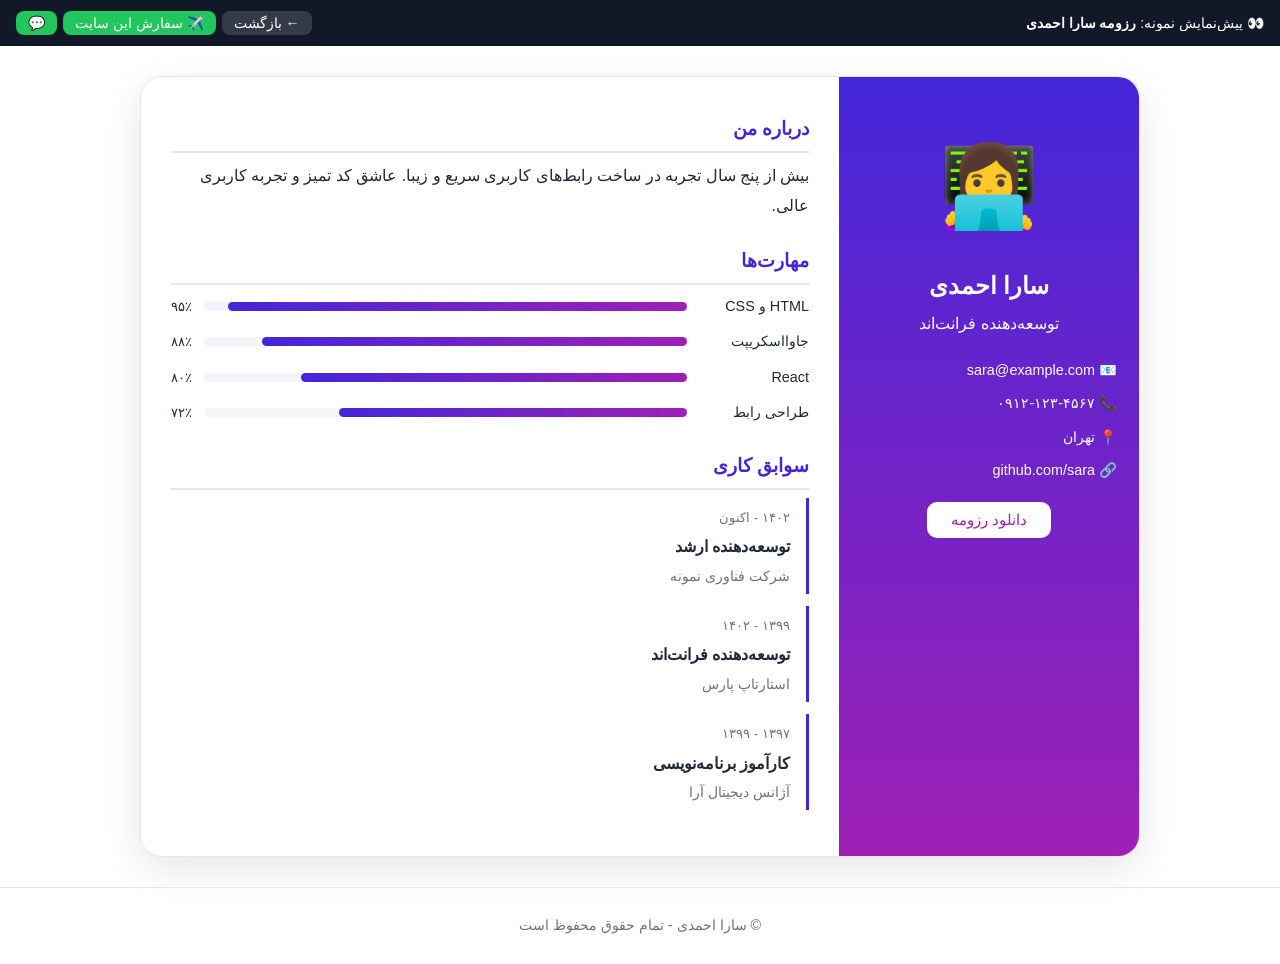
<file: personal.html>
<!DOCTYPE html>
<html lang="fa" dir="rtl">
<head>
<meta charset="UTF-8">
<meta name="viewport" content="width=device-width, initial-scale=1">
<title>سایت شخصی</title>
<style>
:root{--bar:46px;--h:250;--a:hsl(var(--h) 70% 50%);--a2:hsl(calc(var(--h) + 40) 70% 42%);--bg:#fff;--bg2:#f4f5fb;--tx:#1f2937;--mu:#6b7280;--bd:#e5e7eb;--on:#fff;--ff:Vazirmatn,Tahoma,sans-serif}
body.dark{--bg:#0c0c10;--bg2:#16161d;--tx:#f1f1f5;--mu:#9a9aab;--bd:#2a2a35;--a:hsl(var(--h) 85% 65%);--a2:hsl(calc(var(--h) + 40) 85% 55%);--on:#0c0c10}
*{box-sizing:border-box;margin:0;padding:0}
html{scroll-behavior:smooth}
body{font-family:var(--ff);background:var(--bg);color:var(--tx);line-height:1.9}
a{color:inherit;text-decoration:none}
button,input,select{font-family:inherit}
.btn{display:inline-block;padding:9px 24px;border-radius:10px;background:var(--a);color:var(--on);border:none;font-size:.95rem;cursor:pointer}
.chips{display:flex;flex-wrap:wrap;gap:8px;justify-content:center;margin-bottom:20px}
.chip{padding:7px 20px;border-radius:99px;border:1px solid var(--bd);background:var(--bg2);color:var(--tx);cursor:pointer}
.chip.on{background:var(--a);color:var(--on);border-color:var(--a)}
.wrap{max-width:1050px;margin:auto;padding:40px 20px 60px}
.foot{text-align:center;padding:24px;color:var(--mu);border-top:1px solid var(--bd);font-size:.9rem}
.ov{position:fixed;inset:0;background:rgba(0,0,0,.6);z-index:100;display:none;align-items:center;justify-content:center;padding:20px}
.ov.on{display:flex}
.box{background:var(--bg);color:var(--tx);border-radius:20px;padding:28px 24px;width:min(560px,100%);max-height:88vh;overflow:auto;position:relative}
.box .x{position:absolute;top:10px;left:14px;background:none;border:none;font-size:1.2rem;color:var(--mu);cursor:pointer}
.toast{position:fixed;bottom:24px;left:50%;transform:translateX(-50%) translateY(20px);background:#111827;color:#fff;padding:10px 22px;border-radius:12px;opacity:0;pointer-events:none;transition:.3s;z-index:200;max-width:90%;text-align:center}
.toast.on{opacity:1;transform:translateX(-50%)}

/* رزومه */
.cv{display:grid;grid-template-columns:300px 1fr;max-width:1000px;margin:30px auto;border:1px solid var(--bd);border-radius:22px;overflow:hidden;box-shadow:0 12px 40px rgba(0,0,0,.1)}
.cv aside{background:linear-gradient(180deg,var(--a),var(--a2));color:var(--on);padding:34px 22px;text-align:center}
.cv .av{font-size:5rem}
.cv aside h1{font-size:1.5rem}
.cv aside ul{list-style:none;margin:18px 0;text-align:right;font-size:.9rem;display:flex;flex-direction:column;gap:6px}
.cv aside .btn{background:var(--on);color:var(--a2)}
.cv main{padding:34px 30px}
.cv h3{color:var(--a);margin:22px 0 8px;border-bottom:2px solid var(--bd);padding-bottom:4px}
.cv h3:first-child{margin-top:0}
.sk{display:flex;align-items:center;gap:12px;margin:8px 0}
.sk span{width:110px;font-size:.9rem}
.bar{flex:1;height:9px;border-radius:99px;background:var(--bg2)}
.bar i{display:block;height:100%;width:0;border-radius:99px;background:linear-gradient(90deg,var(--a),var(--a2));transition:width 1.2s}
.tl>div{border-right:3px solid var(--a);padding:4px 16px;margin-bottom:12px}
.tl small{color:var(--mu)}
.tl p{color:var(--mu);font-size:.9rem}

/* نمونه‌کار */
.ph{text-align:center;padding:60px 20px 20px}
.ph .av{font-size:4rem}
.ph h1{font-size:2.2rem}
.ph p{color:var(--mu)}
.gal{display:grid;grid-template-columns:repeat(auto-fill,minmax(240px,1fr));gap:16px}
.g{height:220px;border-radius:18px;display:flex;flex-direction:column;align-items:center;justify-content:center;gap:4px;cursor:pointer;color:#fff;font-size:4rem;transition:.3s;position:relative;overflow:hidden}
.g:hover{transform:scale(1.03)}
.g span{font-size:1rem}
.g small{position:absolute;bottom:10px;right:14px;font-size:.8rem;opacity:.85}

/* وبلاگ */
.bh{text-align:center;padding:56px 20px 10px}
.bh h1{font-size:2.4rem}
.bh p{color:var(--mu)}
.bs{display:block;margin:16px auto 0;width:min(420px,100%);padding:11px 18px;border-radius:99px;border:1px solid var(--bd);background:var(--bg2);color:var(--tx)}
.posts{display:grid;gap:16px}
.post{display:flex;gap:16px;background:var(--bg2);border:1px solid var(--bd);border-radius:18px;padding:16px;cursor:pointer;transition:.25s}
.post:hover{border-color:var(--a);transform:translateX(-4px)}
.post .th{font-size:2.6rem;width:90px;height:90px;display:flex;align-items:center;justify-content:center;border-radius:16px;background:var(--bg);flex-shrink:0}
.post small{color:var(--mu)}
.post h3{margin:2px 0}
.post p{color:var(--mu);font-size:.92rem}
.read h2{margin:6px 0 10px}
.read p{margin-bottom:10px;color:var(--mu)}

/* عروسی */
.wd{text-align:center;padding:50px 20px;background:radial-gradient(circle at 50% 0%,hsl(var(--h) 80% 94%),var(--bg))}
.wd .fl{font-size:2.2rem;letter-spacing:10px}
.wd h1{font-size:3rem;font-weight:400;color:var(--a);margin:6px 0}
.wd .dt{color:var(--mu);margin-bottom:24px}
.cd{display:flex;justify-content:center;gap:12px;flex-wrap:wrap;margin:20px 0}
.cd div{background:var(--bg);border:1px solid var(--a);border-radius:14px;padding:12px 18px;min-width:76px}
.cd b{display:block;font-size:1.8rem;color:var(--a)}
.ev{max-width:620px;margin:30px auto;text-align:right}
.ev div{display:flex;gap:14px;padding:12px 0;border-bottom:1px dotted var(--bd)}
.ev b{color:var(--a);min-width:70px}
.rsvp{max-width:420px;margin:30px auto;display:flex;flex-direction:column;gap:10px;text-align:right}
.rsvp input,.rsvp select{padding:12px;border-radius:12px;border:1px solid var(--bd);background:var(--bg2);color:var(--tx)}
@media(max-width:760px){.cv{grid-template-columns:1fr}.wd h1{font-size:2.1rem}.post .th{width:64px;height:64px;font-size:1.8rem}}
</style>
</head>
<body>
<div id="app"></div>
<div class="ov" id="ov"><div class="box" id="box"></div></div>
<div class="toast" id="toast"></div>
<script src="config.js"></script>
<script>
const D={
resume:{h:250,type:'resume',title:'رزومه سارا احمدی',name:'سارا احمدی',role:'توسعه‌دهنده فرانت‌اند',em:'👩‍💻',
 about:'بیش از پنج سال تجربه در ساخت رابط‌های کاربری سریع و زیبا. عاشق کد تمیز و تجربه کاربری عالی.',
 contact:['📧 sara@example.com','📞 ۰۹۱۲-۱۲۳-۴۵۶۷','📍 تهران','🔗 github.com/sara'],
 skills:[['HTML و CSS',95],['جاوااسکریپت',88],['React',80],['طراحی رابط',72]],
 exp:[['۱۴۰۲ - اکنون','توسعه‌دهنده ارشد','شرکت فناوری نمونه'],['۱۳۹۹ - ۱۴۰۲','توسعه‌دهنده فرانت‌اند','استارتاپ پارس'],['۱۳۹۷ - ۱۳۹۹','کارآموز برنامه‌نویسی','آژانس دیجیتال آرا']]},
portfolio:{h:285,dark:1,type:'portfolio',title:'نمونه‌کار آرین موسوی',name:'آرین موسوی',role:'عکاس و طراح گرافیک',em:'📸',
 items:[['عکاسی','🌄','طلوع در کویر','۱۴۰۳'],['عکاسی','🏙️','شب‌های شهر','۱۴۰۳'],['عکاسی','🌊','ساحل آرام','۱۴۰۲'],['گرافیک','🎨','پوستر جشنواره','۱۴۰۳'],['گرافیک','🏷️','هویت بصری کافه','۱۴۰۲'],['گرافیک','📦','طراحی بسته‌بندی','۱۴۰۲'],['ویدیو','🎬','تیزر تبلیغاتی','۱۴۰۳'],['ویدیو','🎞️','مستند کوتاه','۱۴۰۱']]},
blog:{h:28,type:'blog',title:'وبلاگ سفر و زندگی',name:'دفترچه‌ی سفر',role:'یادداشت‌هایی از مسیر، قهوه و آدم‌ها',em:'✍️',ff:"Georgia,Vazirmatn,serif",
 posts:[['سفر','🏔️','یک هفته در دل کوهستان','۱۲ آبان','تجربه‌ی سفر به کوه‌های شمال و چیزهایی که یاد گرفتم.','صبح زود با صدای باد بیدار شدم. هوا سرد بود و قهوه‌ام گرم. در این سفر یاد گرفتم گاهی کندتر راه رفتن بیشتر می‌بینی.'],['قهوه','☕','راهنمای دم‌آوری قهوه در خانه','۵ آبان','بدون دستگاه گران‌قیمت هم می‌شه قهوه عالی درست کرد.','آسیاب تازه، آب با دمای مناسب و کمی صبر؛ این سه چیز مهم‌ترین رازهای یک فنجان خوب است.'],['زندگی','🌱','عادت‌های کوچک، تغییرهای بزرگ','۲۸ مهر','چطور با قدم‌های کوچک زندگی را عوض کنیم.','هر روز ده دقیقه پیاده‌روی. همین. بعد از یک ماه فهمیدم کوچک‌ترین عادت‌ها پایدارترین‌اند.'],['سفر','🚂','با قطار از شمال تا جنوب','۱۴ مهر','ماجرای یک سفر طولانی با قطار و آدم‌هایی که دیدم.','پشت پنجره قطار، ایران مثل یک فیلم طولانی از جلوی چشمم رد شد.']]},
wedding:{h:340,type:'wedding',title:'دعوت‌نامه عروسی',name:'سارا و علی',role:'با افتخار شما را به جشن عروسی خود دعوت می‌کنیم',em:'💍',ff:"Georgia,Vazirmatn,serif"}
};
const q=new URLSearchParams(location.search);
const k=D[q.get('k')]?q.get('k'):'resume',S=D[k],$=id=>document.getElementById(id);
document.documentElement.style.setProperty('--h',S.h);
if(S.ff)document.documentElement.style.setProperty('--ff',S.ff);
if(S.dark)document.body.classList.add('dark');
document.title=S.title;
function toast(t){const e=$('toast');e.textContent=t;e.classList.add('on');clearTimeout(toast.t);toast.t=setTimeout(()=>e.classList.remove('on'),2400)}
function openM(h){$('box').innerHTML='<button class="x" onclick="closeM()">✕</button>'+h;$('ov').classList.add('on')}
function closeM(){$('ov').classList.remove('on')}
$('ov').onclick=e=>{if(e.target.id==='ov')closeM()};
const foot=`<div class="foot">© ${S.name} - تمام حقوق محفوظ است</div>`;
const R={};

R.resume=()=>`<div class="cv"><aside><div class="av">${S.em}</div><h1>${S.name}</h1><p>${S.role}</p><ul>${S.contact.map(c=>`<li>${c}</li>`).join('')}</ul><button class="btn" onclick="toast('در سایت واقعی فایل PDF دانلود میشه 📄')">دانلود رزومه</button></aside>
<main><h3>درباره من</h3><p>${S.about}</p><h3>مهارت‌ها</h3>${S.skills.map(s=>`<div class="sk"><span>${s[0]}</span><div class="bar"><i data-w="${s[1]}"></i></div><small>${s[1].toLocaleString('fa-IR')}٪</small></div>`).join('')}<h3>سوابق کاری</h3><div class="tl">${S.exp.map(e=>`<div><small>${e[0]}</small><br><b>${e[1]}</b><p>${e[2]}</p></div>`).join('')}</div></main></div>${foot}`;
R.resume.after=()=>setTimeout(()=>document.querySelectorAll('[data-w]').forEach(b=>b.style.width=b.dataset.w+'%'),200);

let pf='all';
R.portfolio=()=>`<div class="ph"><div class="av">${S.em}</div><h1>${S.name}</h1><p>${S.role}</p></div><div class="wrap"><div class="chips" id="pc"></div><div class="gal" id="pg"></div></div>${foot}`;
R.portfolio.after=()=>{
  const cats=['all',...new Set(S.items.map(i=>i[0]))];
  $('pc').innerHTML=cats.map(c=>`<button class="chip ${pf===c?'on':''}" onclick="pf='${c}';R.portfolio.after()">${c==='all'?'همه':c}</button>`).join('');
  $('pg').innerHTML=S.items.map((x,i)=>({x,i})).filter(o=>pf==='all'||o.x[0]===pf).map(({x,i})=>`<div class="g" style="background:linear-gradient(135deg,hsl(${(S.h+i*38)%360} 70% 52%),hsl(${(S.h+i*38+50)%360} 70% 38%))" onclick="viewP(${i})">${x[1]}<span>${x[2]}</span><small>${x[0]} · ${x[3]}</small></div>`).join('');
};
function viewP(i){const x=S.items[i];openM(`<div style="text-align:center"><div style="font-size:7rem">${x[1]}</div><h2>${x[2]}</h2><p style="color:var(--mu)">${x[0]} · ${x[3]}</p><p style="margin:14px 0">توضیح کوتاه درباره‌ی این پروژه، ایده‌ی اصلی و ابزارهای استفاده‌شده در اینجا نوشته میشه.</p><button class="btn" onclick="closeM();toast('پیام شما به ${S.name} ارسال میشه ✉️')">سفارش مشابه</button></div>`)}

let bc='all',bq='';
R.blog=()=>`<div class="bh"><h1>${S.em} ${S.name}</h1><p>${S.role}</p><input class="bs" id="bs" placeholder="🔍 جستجو در نوشته‌ها..."></div><div class="wrap"><div class="chips" id="bcs"></div><div class="posts" id="bp"></div></div>${foot}`;
R.blog.after=()=>{
  const cats=['all',...new Set(S.posts.map(p=>p[0]))];
  $('bcs').innerHTML=cats.map(c=>`<button class="chip ${bc===c?'on':''}" onclick="bc='${c}';R.blog.after()">${c==='all'?'همه':c}</button>`).join('');
  const l=S.posts.map((p,i)=>({p,i})).filter(o=>(bc==='all'||o.p[0]===bc)&&(!bq||o.p[2].includes(bq)||o.p[4].includes(bq)));
  $('bp').innerHTML=l.length?l.map(({p,i})=>`<div class="post" onclick="readP(${i})"><div class="th">${p[1]}</div><div><small>${p[0]} · ${p[3]}</small><h3>${p[2]}</h3><p>${p[4]}</p></div></div>`).join(''):'<p style="text-align:center;color:var(--mu)">نوشته‌ای پیدا نشد 😕</p>';
  $('bs').oninput=e=>{bq=e.target.value.trim();R.blog.after();$('bs').focus()};
};
function readP(i){const p=S.posts[i];openM(`<div class="read"><div style="font-size:3rem">${p[1]}</div><small style="color:var(--mu)">${p[0]} · ${p[3]}</small><h2>${p[2]}</h2><p>${p[5]}</p><p>در سایت واقعی متن کامل مقاله، تصاویر و بخش نظرات اینجا نمایش داده میشه.</p></div>`)}

R.wedding=()=>`<div class="wd"><div class="fl">🌸 🌹 🌸</div><p>${S.role}</p><h1>${S.name}</h1><div class="dt" id="wdt"></div><div class="cd" id="cd"></div><div class="fl">${S.em}</div></div>
<div class="wrap"><h2 style="text-align:center;color:var(--a)">برنامه مراسم</h2><div class="ev"><div><b>۱۷:۰۰</b>پذیرایی و پیشواز مهمانان</div><div><b>۱۸:۰۰</b>مراسم عقد</div><div><b>۱۹:۳۰</b>شام</div><div><b>۲۱:۰۰</b>رقص و شادی</div></div>
<h2 style="text-align:center;color:var(--a)">مکان</h2><p style="text-align:center;color:var(--mu)">📍 تهران، باغ تالار نمونه، خیابان گل‌ها</p>
<h2 style="text-align:center;color:var(--a);margin-top:30px">تأیید حضور</h2><form class="rsvp" id="rv"><input id="rn" placeholder="نام شما" required><select><option>حتماً می‌آیم 🎉</option><option>نمی‌توانم بیایم 😔</option></select><select><option>۱ نفر</option><option>۲ نفر</option><option>۳ نفر</option><option>۴ نفر</option></select><button class="btn">ارسال پاسخ</button></form></div>${foot}`;
R.wedding.after=()=>{
  const t=new Date(Date.now()+45*864e5);t.setHours(18,0,0,0);
  $('wdt').textContent='📅 '+t.toLocaleDateString('fa-IR',{weekday:'long',year:'numeric',month:'long',day:'numeric'})+' · ساعت ۱۸:۰۰';
  function tick(){
    let d=Math.max(0,t-Date.now());
    const D_=Math.floor(d/864e5),H=Math.floor(d%864e5/36e5),M=Math.floor(d%36e5/6e4),Sx=Math.floor(d%6e4/1e3);
    $('cd').innerHTML=[[D_,'روز'],[H,'ساعت'],[M,'دقیقه'],[Sx,'ثانیه']].map(x=>`<div><b>${x[0].toLocaleString('fa-IR')}</b>${x[1]}</div>`).join('');
  }
  tick();setInterval(tick,1000);
  $('rv').onsubmit=e=>{e.preventDefault();toast('ممنون '+$('rn').value+'، پاسخت ثبت شد 💌');e.target.reset()};
};

$('app').innerHTML=R[S.type]();
if(R[S.type].after)R[S.type].after();
injectDemoBar(q.get('n')||S.title,q.get('p')?(+q.get('p')).toLocaleString('fa-IR')+' تومان':'');
</script>
</body>
</html>
</file>
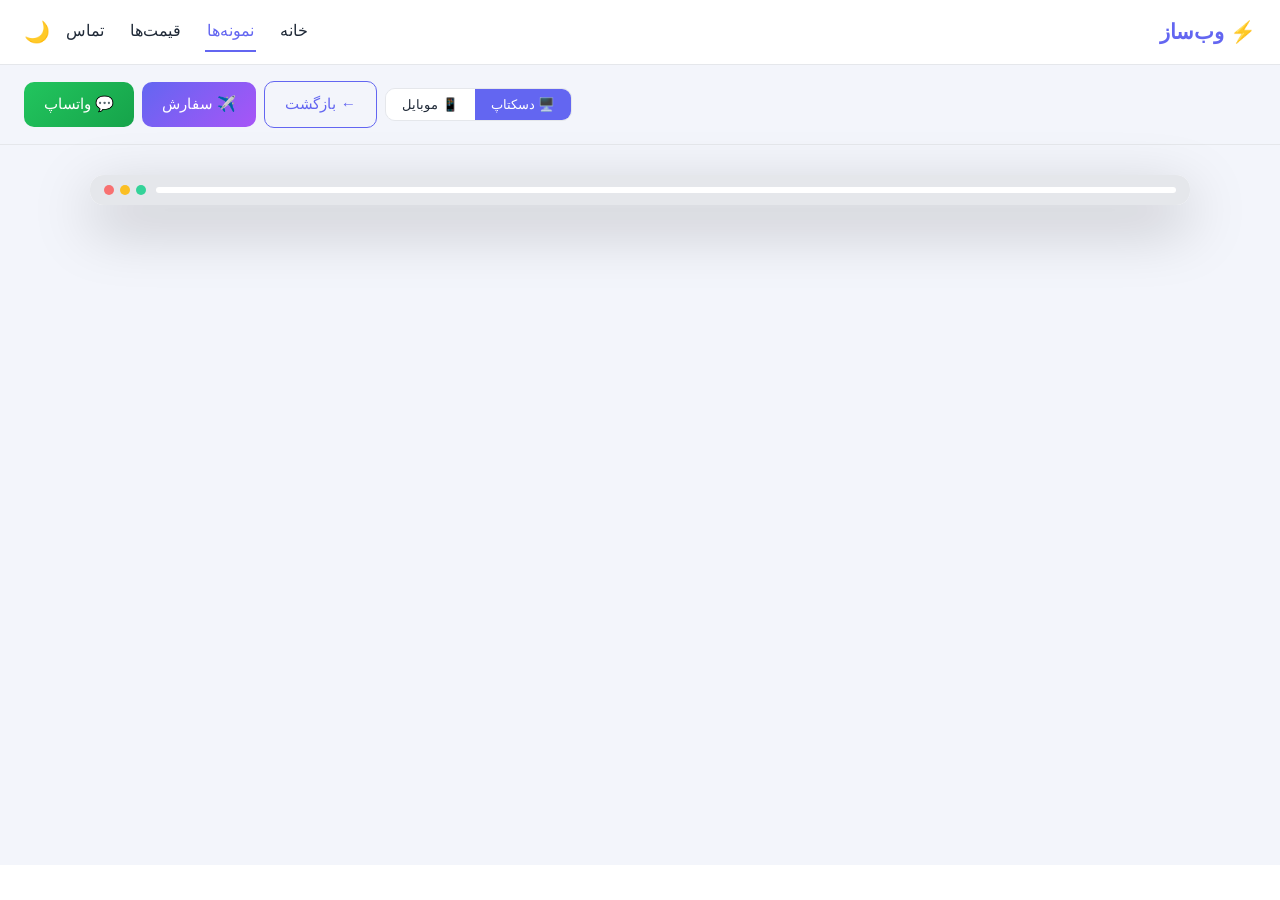
<file: preview.html>
<!DOCTYPE html>
<html lang="fa" dir="rtl">
<head>
  <meta charset="UTF-8">
  <meta name="viewport" content="width=device-width, initial-scale=1">
  <title>پیش‌نمایش نمونه | وب‌ساز</title>
  <link rel="stylesheet" href="style.css">
  <style>
    .pv-bar { display: flex; flex-wrap: wrap; align-items: center; gap: 12px; justify-content: space-between; padding: 16px 24px; background: var(--bg-alt); border-bottom: 1px solid var(--border); }
    .pv-info h1 { font-size: 1.15rem; }
    .pv-info small { color: var(--muted); }
    .pv-actions { display: flex; flex-wrap: wrap; gap: 8px; align-items: center; }
    .seg { display: inline-flex; border: 1px solid var(--border); border-radius: 10px; overflow: hidden; }
    .seg button { padding: 8px 16px; border: none; background: var(--card); color: var(--text); font-family: inherit; cursor: pointer; }
    .seg button.on { background: var(--primary); color: #fff; }
    .pv-bar .btn { padding: 8px 20px; font-size: .95rem; }

    .device { padding: 30px 16px 60px; background: var(--bg-alt); min-height: 80vh; }
    .frame { container-type: inline-size; max-width: 1100px; margin: auto; background: #fff; border-radius: 14px; overflow: hidden; box-shadow: 0 20px 60px rgba(0,0,0,.25); transition: max-width .35s; }
    .device.mobile .frame { max-width: 390px; }
    .m-top { display: flex; align-items: center; gap: 10px; padding: 10px 14px; background: #e5e7eb; direction: ltr; }
    .dots { display: flex; gap: 6px; }
    .dots i { width: 10px; height: 10px; border-radius: 50%; background: #f87171; }
    .dots i:nth-child(2) { background: #fbbf24; }
    .dots i:nth-child(3) { background: #34d399; }
    .m-url { flex: 1; background: #fff; border-radius: 99px; padding: 3px 14px; font-size: .8rem; color: #6b7280; text-align: center; }

    /* ===== پایه مشترک سایت نمونه ===== */
    .site { --a: hsl(var(--h) 70% 50%); --b: hsl(calc(var(--h) + 45) 70% 42%); --soft: hsl(var(--h) 80% 96%);
      color: #1f2937; background: #fff; line-height: 1.8; font-family: Vazirmatn, Tahoma, sans-serif; text-align: right; }
    .site * { box-sizing: border-box; margin: 0; padding: 0; }
    .site .nav { display: flex; align-items: center; justify-content: space-between; gap: 12px; padding: 14px 26px; }
    .site .logo { font-weight: 800; color: var(--a); font-size: 1.1rem; }
    .site .links { display: flex; gap: 18px; font-size: .9rem; color: #6b7280; }
    .site .sb { display: inline-block; padding: 10px 24px; border-radius: 10px; background: var(--a); color: #fff; font-weight: bold; font-size: .95rem; }
    .site .sec { padding: 50px 26px; }
    .site .sec h3 { font-size: 1.5rem; margin-bottom: 22px; }
    .site .grid4 { display: grid; grid-template-columns: repeat(auto-fit, minmax(170px, 1fr)); gap: 16px; }
    .site .card { padding: 22px 16px; text-align: center; }
    .site .card .ic { font-size: 2.2rem; }
    .site .card h4 { margin: 6px 0 2px; }
    .site .card p { font-size: .85rem; color: #6b7280; }
    .site .foot { padding: 22px; text-align: center; font-size: .85rem; }

    /* ۰ کلاسیک */
    .L0 .nav { border-bottom: 1px solid #eee; }
    .L0 .hero { text-align: center; padding: 84px 24px; color: #fff; background: linear-gradient(135deg, var(--a), var(--b)); }
    .L0 .hero .big { font-size: 3.4rem; }
    .L0 .hero h2 { font-size: 2rem; margin: 6px 0; }
    .L0 .hero p { opacity: .92; margin-bottom: 20px; }
    .L0 .hero .sb { background: #fff; color: var(--b); }
    .L0 .sec { text-align: center; }
    .L0 .sec h3 { color: var(--a); }
    .L0 .card { background: #fff; border: 1px solid #eee; border-radius: 14px; box-shadow: 0 3px 12px rgba(0,0,0,.06); }
    .L0 .band { background: var(--soft); text-align: center; padding: 40px 20px; }
    .L0 .band h3 { margin-bottom: 14px; }
    .L0 .foot { background: #111827; color: #9ca3af; }

    /* ۱ دو ستونه */
    .L1 .nav { background: var(--soft); }
    .L1 .hero { display: grid; grid-template-columns: 1.1fr .9fr; gap: 20px; align-items: center; padding: 60px 30px; background: var(--soft); }
    .L1 .pill { display: inline-block; background: var(--a); color: #fff; padding: 2px 14px; border-radius: 99px; font-size: .8rem; margin-bottom: 10px; }
    .L1 .hero h2 { font-size: 2.2rem; line-height: 1.4; margin-bottom: 10px; }
    .L1 .hero p { color: #6b7280; margin-bottom: 18px; }
    .L1 .art { display: flex; justify-content: center; }
    .L1 .blob { width: 230px; height: 230px; display: flex; align-items: center; justify-content: center; font-size: 6rem; color: #fff; background: linear-gradient(135deg, var(--a), var(--b)); border-radius: 62% 38% 55% 45% / 48% 58% 42% 52%; box-shadow: 0 20px 50px rgba(0,0,0,.2); }
    .L1 .stats { display: flex; justify-content: space-around; padding: 26px; background: var(--a); color: #fff; text-align: center; }
    .L1 .stats b { display: block; font-size: 1.6rem; }
    .L1 .card { background: var(--soft); border-radius: 18px; }
    .L1 .foot { background: var(--soft); color: #6b7280; }

    /* ۲ لوکس تیره */
    .L2 { background: #0b0b0d; color: #e8e2d0; font-family: Georgia, 'Times New Roman', Vazirmatn, serif; }
    .L2 .nav { border-bottom: 1px solid #2a2a2e; }
    .L2 .logo { color: #d4af37; letter-spacing: 1px; }
    .L2 .links { color: #a39b85; }
    .L2 .hero { text-align: center; padding: 90px 24px; }
    .L2 .hero .box { display: inline-block; border: 1px solid #d4af37; padding: 40px 50px; }
    .L2 .hero .big { font-size: 2.6rem; }
    .L2 .hero h2 { font-weight: 400; font-size: 1.8rem; color: #d4af37; margin: 8px 0; }
    .L2 .hero p { color: #a39b85; margin-bottom: 20px; }
    .L2 .sb { background: transparent; border: 1px solid #d4af37; color: #d4af37; border-radius: 0; }
    .L2 .sec { max-width: 720px; margin: auto; }
    .L2 .sec h3 { text-align: center; color: #d4af37; font-weight: 400; }
    .L2 .row { display: flex; align-items: baseline; gap: 10px; padding: 12px 0; }
    .L2 .row i { flex: 1; border-bottom: 1px dotted #5a5546; }
    .L2 .row b { color: #d4af37; font-weight: 400; font-size: .9rem; }
    .L2 .foot { border-top: 1px solid #2a2a2e; color: #6f6a5b; }

    /* ۳ مجله‌ای */
    .L3 { background: #faf6ee; font-family: Georgia, Vazirmatn, serif; }
    .L3 .nav { border-bottom: 3px double #1f2937; }
    .L3 .logo { color: #1f2937; font-size: 1.4rem; }
    .L3 .hero { padding: 60px 30px 40px; border-bottom: 1px solid #1f2937; }
    .L3 .hero small { letter-spacing: 2px; color: var(--a); font-weight: bold; }
    .L3 .hero h2 { font-size: 3rem; line-height: 1.3; margin: 8px 0; }
    .L3 .hero p { color: #6b7280; max-width: 520px; }
    .L3 .arts { display: grid; grid-template-columns: repeat(auto-fit, minmax(240px, 1fr)); gap: 0; }
    .L3 article { padding: 24px; border-bottom: 1px solid #d8d1c0; border-left: 1px solid #d8d1c0; }
    .L3 article small { font-size: 2rem; color: var(--a); font-weight: bold; }
    .L3 article h4 { font-size: 1.15rem; margin: 4px 0; }
    .L3 article p { color: #6b7280; font-size: .9rem; }
    .L3 .foot { color: #6b7280; }

    /* ۴ شاد و پررنگ */
    .L4 { background: #fde047; font-family: Vazirmatn, Tahoma, sans-serif; }
    .L4 .nav { background: #fff; border-bottom: 4px solid #000; }
    .L4 .logo { color: #000; }
    .L4 .links { color: #000; font-weight: bold; }
    .L4 .hero { padding: 60px 26px; }
    .L4 .hero h2 { font-size: 2.6rem; line-height: 1.3; background: #fff; border: 4px solid #000; box-shadow: 8px 8px 0 #000; display: inline-block; padding: 10px 22px; transform: rotate(-1.5deg); }
    .L4 .hero p { margin: 22px 0 16px; font-weight: bold; }
    .L4 .sb { background: var(--a); border: 4px solid #000; box-shadow: 5px 5px 0 #000; border-radius: 0; }
    .L4 .card { border: 4px solid #000; box-shadow: 6px 6px 0 #000; background: #fff; }
    .L4 .card:nth-child(2) { background: #a5f3fc; }
    .L4 .card:nth-child(3) { background: #fbcfe8; }
    .L4 .card:nth-child(4) { background: #bbf7d0; }
    .L4 .foot { background: #000; color: #fde047; }

    /* ۵ داشبوردی */
    .L5 .wrap { display: grid; grid-template-columns: 190px 1fr; min-height: 560px; }
    .L5 .side { background: linear-gradient(180deg, var(--a), var(--b)); color: #fff; padding: 22px 16px; display: flex; flex-direction: column; gap: 10px; }
    .L5 .side .logo { color: #fff; margin-bottom: 14px; }
    .L5 .side span { padding: 8px 12px; border-radius: 10px; background: rgba(255,255,255,.12); font-size: .9rem; }
    .L5 .side span:first-of-type { background: rgba(255,255,255,.3); font-weight: bold; }
    .L5 .main { background: #f5f6fa; padding: 22px; }
    .L5 .top { display: flex; justify-content: space-between; align-items: center; margin-bottom: 18px; }
    .L5 .top h2 { font-size: 1.4rem; }
    .L5 .kpis { display: grid; grid-template-columns: repeat(3, 1fr); gap: 12px; margin-bottom: 18px; }
    .L5 .kpis div { background: #fff; border-radius: 14px; padding: 14px; text-align: center; }
    .L5 .kpis b { display: block; font-size: 1.4rem; color: var(--a); }
    .L5 .kpis small { color: #6b7280; }
    .L5 .card { background: #fff; border-radius: 14px; box-shadow: 0 2px 8px rgba(0,0,0,.05); text-align: right; display: flex; gap: 10px; align-items: center; }
    .L5 .grid4 { grid-template-columns: repeat(auto-fit, minmax(200px, 1fr)); }
    .L5 .foot { background: #f5f6fa; color: #6b7280; }

    /* ۶ شیشه‌ای */
    .L6 { background: linear-gradient(160deg, hsl(var(--h) 60% 12%), hsl(calc(var(--h) + 60) 60% 22%)); color: #fff; position: relative; overflow: hidden; }
    .L6::before, .L6::after { content: ''; position: absolute; border-radius: 50%; filter: blur(60px); opacity: .55; }
    .L6::before { width: 300px; height: 300px; background: var(--a); top: -80px; right: -60px; }
    .L6::after { width: 260px; height: 260px; background: var(--b); bottom: 120px; left: -80px; }
    .L6 > * { position: relative; z-index: 1; }
    .L6 .links { color: #cbd5e1; }
    .L6 .logo { color: #fff; }
    .L6 .hero { text-align: center; padding: 80px 24px 50px; }
    .L6 .hero .big { font-size: 3.2rem; }
    .L6 .hero h2 { font-size: 2.1rem; margin: 6px 0; }
    .L6 .hero p { color: #cbd5e1; margin-bottom: 20px; }
    .L6 .sb { background: rgba(255,255,255,.2); border: 1px solid rgba(255,255,255,.4); backdrop-filter: blur(8px); }
    .L6 .sec { text-align: center; }
    .L6 .card { background: rgba(255,255,255,.12); border: 1px solid rgba(255,255,255,.25); border-radius: 20px; backdrop-filter: blur(12px); }
    .L6 .card p { color: #cbd5e1; }
    .L6 .foot { color: #94a3b8; }

    /* ۷ مینیمال */
    .L7 { font-family: Vazirmatn, Tahoma, sans-serif; }
    .L7 .nav { padding: 22px 30px; }
    .L7 .logo { color: #111; font-weight: 600; }
    .L7 .links span { border-bottom: 1px solid transparent; }
    .L7 .links span:first-child { border-color: #111; color: #111; }
    .L7 .hero { padding: 70px 30px 40px; }
    .L7 .hero h2 { font-size: 3.4rem; font-weight: 300; line-height: 1.3; max-width: 620px; }
    .L7 .hero p { color: #6b7280; margin: 14px 0 22px; max-width: 420px; }
    .L7 .sb { background: #111; border-radius: 99px; }
    .L7 .tiles { display: grid; grid-template-columns: repeat(auto-fit, minmax(200px, 1fr)); gap: 14px; padding: 0 30px 50px; }
    .L7 .tile { height: 200px; border-radius: 20px; padding: 18px; color: #fff; display: flex; flex-direction: column; justify-content: flex-end; position: relative; overflow: hidden; }
    .L7 .tile span { position: absolute; top: 12px; left: 16px; font-size: 2.4rem; opacity: .9; }
    .L7 .tile b { font-weight: 500; }
    .L7 .tile small { opacity: .85; }
    .L7 .foot { color: #9ca3af; border-top: 1px solid #eee; }

    /* موبایل */
    @container (max-width: 620px) {
      .site .links { display: none; }
      .L1 .hero { grid-template-columns: 1fr; text-align: center; }
      .L1 .blob { width: 160px; height: 160px; font-size: 4rem; }
      .L2 .hero .box { padding: 26px 18px; }
      .L3 .hero h2, .L7 .hero h2 { font-size: 2.1rem; }
      .L4 .hero h2 { font-size: 1.8rem; }
      .L5 .wrap { grid-template-columns: 1fr; }
      .L5 .side { flex-direction: row; flex-wrap: wrap; }
      .L5 .kpis { grid-template-columns: 1fr; }
    }
  </style>
</head>
<body>

  <header class="header">
    <a href="index.html" class="logo">⚡ وب‌ساز</a>
    <nav class="nav" id="nav">
      <a href="index.html#home">خانه</a>
      <a href="samples.html" class="active">نمونه‌ها</a>
      <a href="index.html#pricing">قیمت‌ها</a>
      <a href="index.html#contact">تماس</a>
    </nav>
    <button id="themeBtn" class="icon-btn" aria-label="تغییر تم">🌙</button>
    <button id="menuBtn" class="icon-btn menu-btn" aria-label="منو">☰</button>
  </header>

  <div class="pv-bar">
    <div class="pv-info">
      <h1 id="pvTitle"></h1>
      <small id="pvMeta"></small>
    </div>
    <div class="pv-actions">
      <div class="seg">
        <button id="bDesk" class="on">🖥️ دسکتاپ</button>
        <button id="bMob">📱 موبایل</button>
      </div>
      <a href="javascript:history.back()" class="btn btn-ghost">← بازگشت</a>
      <a id="orderTg" class="btn" target="_blank" rel="noopener">✈️ سفارش</a>
      <a id="orderWa" class="btn btn-green" target="_blank" rel="noopener">💬 واتساپ</a>
    </div>
  </div>

  <div class="device" id="device">
    <div class="frame">
      <div class="m-top">
        <div class="dots"><i></i><i></i><i></i></div>
        <div class="m-url" id="mUrl"></div>
      </div>
      <div id="site"></div>
    </div>
  </div>

  <button id="toTop" class="to-top" aria-label="بالا">↑</button>
  <script src="script.js"></script>
  <script>
    // ===== اطلاعات تماس خودت =====
    const TELEGRAM_ID = 'your_telegram_id';
    const WHATSAPP_NUM = '989120000000';

    const q = new URLSearchParams(location.search);
    const name = q.get('n') || 'نمونه سایت';
    const icon = q.get('i') || '🌐';
    const sub = q.get('s') || '';
    const cat = q.get('c') || '';
    const price = +q.get('p') || 0;
    const tag = +q.get('t') || 1;
    const priceTxt = price ? price.toLocaleString('fa-IR') + ' تومان' : '';

    // سبک و رنگ از روی اسم نمونه ساخته میشه (ثابت و متفاوت برای هر نمونه)
    function hash(s) { let h = 0; for (const ch of s) h = (h * 31 + ch.charCodeAt(0)) >>> 0; return h; }
    const L = (hash(name) + tag) % 8;
    const hue = (hash(name + sub) * 7 + tag * 53) % 360;
    const STYLES = ['کلاسیک', 'دو ستونه', 'لوکس تیره', 'مجله‌ای', 'شاد و پررنگ', 'داشبوردی', 'شیشه‌ای', 'مینیمال'];

    // محتوای هر دسته
    const CONTENT = {
      'تجاری': { labels: ['پرفروش‌ترین‌ها', 'تازه‌های فروشگاه', 'تخفیف‌های ویژه', 'پیشنهاد ما'], details: ['از ۴۵۰٬۰۰۰ تومان', 'از ۳۲۰٬۰۰۰ تومان', 'تا ۴۰٪ تخفیف', 'انتخاب مشتریان'], sec: 'محصولات', cta: 'خرید آنلاین', head: 'جدیدترین محصولات را کشف کنید', stats: [['۲۵۰۰+', 'محصول'], ['۱۲۰۰۰', 'مشتری'], ['۴.۹', 'امتیاز']] },
      'شرکتی': { labels: ['مشاوره تخصصی', 'پروژه‌های موفق', 'تیم حرفه‌ای', 'همکاری با ما'], details: ['تحلیل نیاز شما', 'بیش از ۲۰۰ پروژه', 'متخصصان باتجربه', 'مشارکت بلندمدت'], sec: 'خدمات شرکت', cta: 'درخواست مشاوره', head: 'شریک مطمئن کسب‌وکار شما', stats: [['۱۵ سال', 'تجربه'], ['۲۰۰+', 'پروژه'], ['۵۰', 'همکار']] },
      'شخصی': { labels: ['درباره من', 'نمونه‌کارها', 'مهارت‌ها', 'ارتباط با من'], details: ['داستان و مسیر من', 'پروژه‌های منتخب', 'ابزارها و تخصص‌ها', 'همین حالا پیام بده'], sec: 'بخش‌های من', cta: 'ارتباط با من', head: 'سلام، من اینجا کارهام رو نشون میدم', stats: [['۵+', 'سال تجربه'], ['۴۰', 'پروژه'], ['۳۰', 'مشتری']] },
      'رستوران و کافه': { labels: ['غذای ویژه', 'پیشنهاد سرآشپز', 'دسر و شیرینی', 'نوشیدنی‌ها'], details: ['۲۸۰٬۰۰۰ تومان', '۳۵۰٬۰۰۰ تومان', '۹۰٬۰۰۰ تومان', '۶۰٬۰۰۰ تومان'], sec: 'منوی ما', cta: 'رزرو میز', head: 'طعمی که فراموش نمی‌کنید', stats: [['۱۰ سال', 'سابقه'], ['۸۰+', 'نوع غذا'], ['۴.۸', 'رضایت']] },
      'آموزشی': { labels: ['دوره مقدماتی', 'دوره پیشرفته', 'کارگاه عملی', 'مشاوره تحصیلی'], details: ['شروع از صفر', 'سطح حرفه‌ای', 'پروژه‌محور', 'رایگان'], sec: 'دوره‌ها', cta: 'ثبت‌نام', head: 'یادگیری رو از امروز شروع کن', stats: [['۵۰+', 'دوره'], ['۸۰۰۰', 'دانشجو'], ['۴۰', 'مدرس']] },
      'خدماتی': { labels: ['خدمت اصلی', 'رزرو نوبت', 'پکیج ویژه', 'مشاوره رایگان'], details: ['با بهترین کیفیت', 'آنلاین و سریع', 'صرفه‌جویی بیشتر', 'بدون هزینه'], sec: 'خدمات', cta: 'رزرو نوبت', head: 'خدماتی که به آن اعتماد می‌کنید', stats: [['۱۰۰۰+', 'مشتری'], ['۷ روز', 'پشتیبانی'], ['۹۸٪', 'رضایت']] }
    };
    const C = CONTENT[cat] || CONTENT['خدماتی'];
    const items = C.labels.map((l, i) => ({ t: l, d: C.details[i] }));
    const nums = ['۰۱', '۰۲', '۰۳', '۰۴'];

    const nav = `<div class="nav"><div class="logo">${icon} ${name}</div><div class="links"><span>خانه</span><span>${sub || 'خدمات'}</span><span>درباره</span><span>تماس</span></div><span class="sb">${C.cta}</span></div>`;
    const foot = `<div class="foot">© ${name} - تمام حقوق محفوظ است</div>`;
    const cards = items.map(it => `<div class="card"><div class="ic">${icon}</div><h4>${it.t}</h4><p>${it.d}</p></div>`).join('');

    const LAYOUTS = [
      // 0 کلاسیک
      () => `${nav}
        <div class="hero"><div class="big">${icon}</div><h2>${C.head}</h2><p>${name} | ${sub}</p><span class="sb">${C.cta}</span></div>
        <div class="sec"><h3>${C.sec}</h3><div class="grid4">${cards}</div></div>
        <div class="band"><h3>آماده شروع هستید؟</h3><span class="sb">${C.cta}</span></div>${foot}`,
      // 1 دو ستونه
      () => `${nav}
        <div class="hero"><div class="txt"><span class="pill">${cat} / ${sub}</span><h2>${C.head}</h2><p>${name}؛ تجربه‌ای متفاوت با کیفیت بالا.</p><span class="sb">${C.cta}</span></div><div class="art"><div class="blob">${icon}</div></div></div>
        <div class="stats">${C.stats.map(s => `<div><b>${s[0]}</b>${s[1]}</div>`).join('')}</div>
        <div class="sec"><h3>${C.sec}</h3><div class="grid4">${cards}</div></div>${foot}`,
      // 2 لوکس
      () => `${nav}
        <div class="hero"><div class="box"><div class="big">${icon}</div><h2>${name}</h2><p>${C.head}</p><span class="sb">${C.cta}</span></div></div>
        <div class="sec"><h3>${C.sec}</h3>${items.map(it => `<div class="row"><span>${it.t}</span><i></i><b>${it.d}</b></div>`).join('')}</div>${foot}`,
      // 3 مجله‌ای
      () => `${nav}
        <div class="hero"><small>${cat} · ${sub}</small><h2>${C.head}</h2><p>${name}؛ روایت و تجربه‌ای خواندنی.</p></div>
        <div class="arts">${items.map((it, i) => `<article><small>${nums[i]}</small><h4>${it.t}</h4><p>${it.d}</p></article>`).join('')}</div>${foot}`,
      // 4 شاد
      () => `${nav}
        <div class="hero"><h2>${icon} ${name}</h2><p>${C.head}</p><span class="sb">${C.cta}</span></div>
        <div class="sec"><div class="grid4">${cards}</div></div>${foot}`,
      // 5 داشبوردی
      () => `<div class="wrap">
        <div class="side"><div class="logo">${icon} ${name}</div><span>داشبورد</span><span>${sub || 'خدمات'}</span><span>گزارش‌ها</span><span>تنظیمات</span></div>
        <div class="main"><div class="top"><h2>${C.head}</h2><span class="sb">${C.cta}</span></div>
          <div class="kpis">${C.stats.map(s => `<div><b>${s[0]}</b><small>${s[1]}</small></div>`).join('')}</div>
          <div class="grid4">${items.map(it => `<div class="card"><div class="ic">${icon}</div><div><h4>${it.t}</h4><p>${it.d}</p></div></div>`).join('')}</div>
        </div></div>${foot}`,
      // 6 شیشه‌ای
      () => `${nav}
        <div class="hero"><div class="big">${icon}</div><h2>${name}</h2><p>${C.head}</p><span class="sb">${C.cta}</span></div>
        <div class="sec"><div class="grid4">${cards}</div></div>${foot}`,
      // 7 مینیمال
      () => `${nav}
        <div class="hero"><h2>${C.head}</h2><p>${name} · ${sub}</p><span class="sb">${C.cta}</span></div>
        <div class="tiles">${items.map((it, i) => `<div class="tile" style="background:linear-gradient(135deg,hsl(${(hue + i * 35) % 360} 70% 55%),hsl(${(hue + i * 35 + 40) % 360} 70% 42%))"><span>${icon}</span><b>${it.t}</b><small>${it.d}</small></div>`).join('')}</div>${foot}`
    ];

    const site = document.getElementById('site');
    site.className = 'site L' + L;
    site.style.setProperty('--h', hue);
    site.innerHTML = LAYOUTS[L]();

    document.title = name + ' | پیش‌نمایش';
    document.getElementById('pvTitle').textContent = name;
    document.getElementById('pvMeta').textContent = `${cat} › ${sub} › سبک ${STYLES[L]}` + (priceTxt ? ` · ${priceTxt}` : '');
    document.getElementById('mUrl').textContent = 'www.your-site.ir';

    // دکمه‌های دسکتاپ / موبایل
    const device = document.getElementById('device');
    const bDesk = document.getElementById('bDesk');
    const bMob = document.getElementById('bMob');
    bDesk.onclick = () => { device.classList.remove('mobile'); bDesk.classList.add('on'); bMob.classList.remove('on'); };
    bMob.onclick = () => { device.classList.add('mobile'); bMob.classList.add('on'); bDesk.classList.remove('on'); };

    // سفارش
    const text = `سلام 👋 می‌خوام این نمونه سایت رو سفارش بدم: «${name}»` + (priceTxt ? ` با قیمت ${priceTxt}` : '');
    document.getElementById('orderTg').href = `https://t.me/${TELEGRAM_ID}?text=${encodeURIComponent(text)}`;
    document.getElementById('orderWa').href = `https://wa.me/${WHATSAPP_NUM}?text=${encodeURIComponent(text)}`;
  </script>
</body>
</html>
</file>
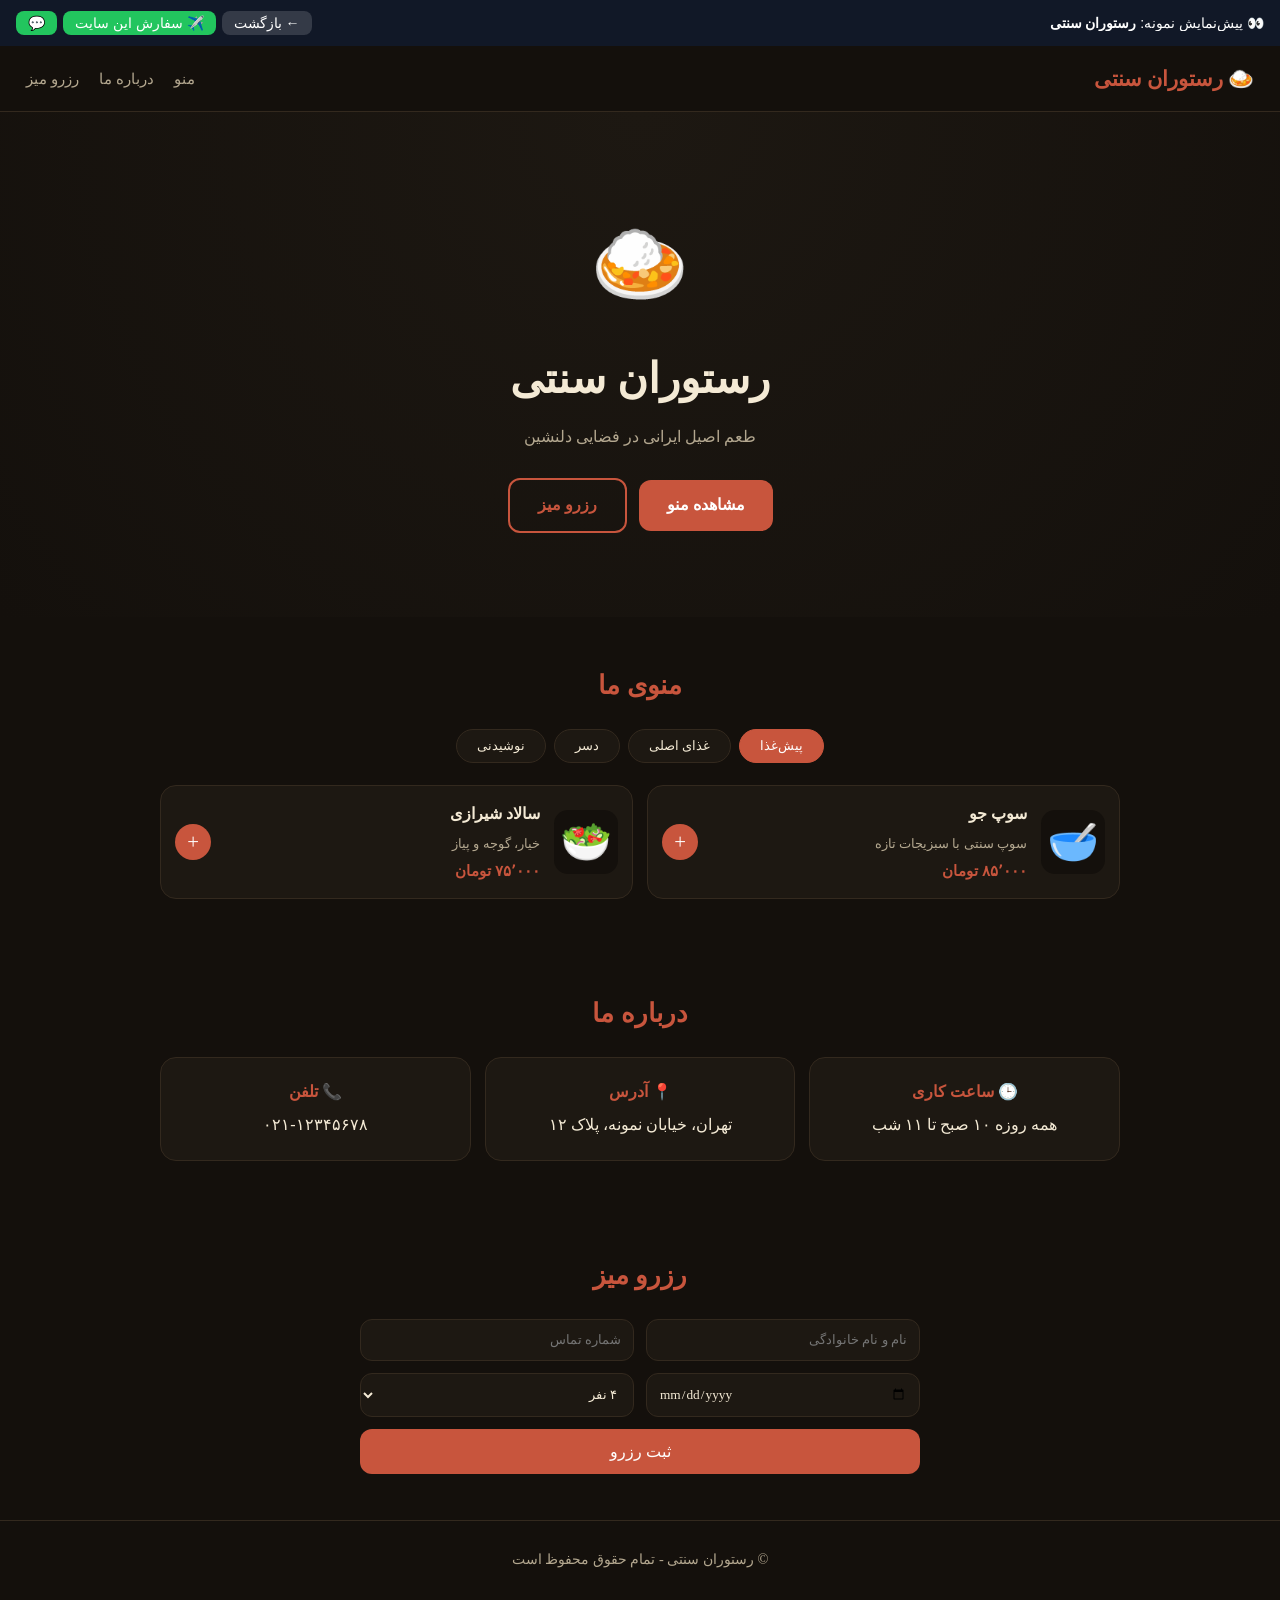
<file: restaurant.html>
<!DOCTYPE html>
<html lang="fa" dir="rtl">
<head>
<meta charset="UTF-8">
<meta name="viewport" content="width=device-width, initial-scale=1">
<title>رستوران و کافه</title>
<style>
:root{--bar:46px;--bg:#14100c;--bg2:#1d1812;--tx:#f4ead5;--mu:#b3a78f;--a:#c8553d;--bd:#33291e;--ff:Georgia,Vazirmatn,serif;--on:#fff}
*{box-sizing:border-box;margin:0;padding:0}
body{font-family:var(--ff);background:var(--bg);color:var(--tx);line-height:1.8;padding-bottom:70px}
button,input,select{font-family:inherit}
a{color:inherit;text-decoration:none}

.top{position:sticky;top:var(--bar);z-index:40;display:flex;align-items:center;justify-content:space-between;padding:14px 26px;background:var(--bg);border-bottom:1px solid var(--bd)}
.brand{font-weight:800;font-size:1.3rem;color:var(--a)}
.top nav{display:flex;gap:20px;font-size:.95rem;color:var(--mu)}
.top nav a:hover{color:var(--a)}

.hero{text-align:center;padding:80px 20px;background:radial-gradient(circle at 50% 0%,var(--bg2),var(--bg))}
.hero .em{font-size:5rem}
.hero h1{font-size:2.6rem;margin:6px 0}
.hero p{color:var(--mu);margin-bottom:22px}
.hero .bt{display:inline-block;margin:4px;padding:11px 28px;border-radius:12px;background:var(--a);color:var(--on);font-weight:bold}
.hero .bt.o{background:transparent;border:2px solid var(--a);color:var(--a)}

section{max-width:1000px;margin:auto;padding:46px 20px}
section h2{text-align:center;font-size:1.6rem;margin-bottom:20px;color:var(--a)}

.tabs{display:flex;flex-wrap:wrap;gap:8px;justify-content:center;margin-bottom:22px}
.tab{padding:8px 20px;border-radius:99px;border:1px solid var(--bd);background:var(--bg2);color:var(--tx);cursor:pointer}
.tab.on{background:var(--a);color:var(--on);border-color:var(--a)}

.menu{display:grid;grid-template-columns:repeat(auto-fit,minmax(300px,1fr));gap:14px}
.it{display:flex;align-items:center;gap:14px;padding:14px;background:var(--bg2);border:1px solid var(--bd);border-radius:16px}
.it .e{font-size:2.6rem;width:64px;height:64px;display:flex;align-items:center;justify-content:center;background:var(--bg);border-radius:14px}
.it .d{flex:1}
.it .d h4{font-size:1rem}
.it .d small{color:var(--mu)}
.it .pr{color:var(--a);font-weight:bold;font-size:.92rem}
.it button{width:36px;height:36px;border:none;border-radius:50%;background:var(--a);color:var(--on);font-size:1.3rem;cursor:pointer}

.info{display:grid;grid-template-columns:repeat(auto-fit,minmax(220px,1fr));gap:14px;text-align:center}
.info div{background:var(--bg2);border:1px solid var(--bd);border-radius:16px;padding:20px}
.info b{display:block;color:var(--a);margin-bottom:4px}

.form{display:grid;grid-template-columns:1fr 1fr;gap:12px;max-width:560px;margin:auto}
.form input,.form select{padding:12px;border-radius:12px;border:1px solid var(--bd);background:var(--bg2);color:var(--tx)}
.form .full{grid-column:1/-1}
.form button{padding:13px;border:none;border-radius:12px;background:var(--a);color:var(--on);font-size:1rem;cursor:pointer}

.foot{text-align:center;padding:26px;color:var(--mu);border-top:1px solid var(--bd);font-size:.9rem}

.obar{position:fixed;bottom:0;left:0;right:0;z-index:60;display:none;align-items:center;justify-content:space-between;padding:12px 22px;background:var(--a);color:var(--on)}
.obar.on{display:flex}
.obar button{padding:8px 22px;border:none;border-radius:10px;background:var(--on);color:var(--a);font-weight:bold;cursor:pointer}

.toast{position:fixed;bottom:84px;left:50%;transform:translateX(-50%) translateY(20px);background:#111827;color:#fff;padding:10px 22px;border-radius:12px;opacity:0;pointer-events:none;transition:.3s;z-index:200;font-size:.92rem;max-width:90%;text-align:center}
.toast.on{opacity:1;transform:translateX(-50%)}

@media(max-width:640px){.top nav{display:none}.hero h1{font-size:1.9rem}.form{grid-template-columns:1fr}}
</style>
</head>
<body>

<header class="top">
  <div class="brand" id="brand"></div>
  <nav><a href="#menu">منو</a><a href="#about">درباره ما</a><a href="#book" id="navBook">رزرو</a></nav>
</header>

<div class="hero">
  <div class="em" id="hEm"></div>
  <h1 id="hTitle"></h1>
  <p id="hTag"></p>
  <a href="#menu" class="bt">مشاهده منو</a>
  <a href="#book" class="bt o" id="heroBook"></a>
</div>

<section id="menu">
  <h2>منوی ما</h2>
  <div class="tabs" id="tabs"></div>
  <div class="menu" id="menuList"></div>
</section>

<section id="about">
  <h2>درباره ما</h2>
  <div class="info">
    <div><b>🕒 ساعت کاری</b>همه روزه ۱۰ صبح تا ۱۱ شب</div>
    <div><b>📍 آدرس</b>تهران، خیابان نمونه، پلاک ۱۲</div>
    <div><b>📞 تلفن</b>۰۲۱-۱۲۳۴۵۶۷۸</div>
  </div>
</section>

<section id="book">
  <h2 id="formTitle"></h2>
  <form class="form" id="form">
    <input id="fName" placeholder="نام و نام خانوادگی" required>
    <input id="fPhone" placeholder="شماره تماس" required>
    <input id="fDate" type="date" required>
    <select id="fCount"><option>۱ نفر</option><option>۲ نفر</option><option selected>۴ نفر</option><option>۶ نفر</option><option>۸ نفر و بیشتر</option></select>
    <button class="full" id="fBtn" type="submit"></button>
  </form>
</section>

<footer class="foot" id="foot"></footer>

<div class="obar" id="obar"><span id="oinfo"></span><button id="obtn">ثبت سفارش</button></div>
<div class="toast" id="toast"></div>

<script src="config.js"></script>
<script>
const R = {
  restaurant: { title: 'رستوران سنتی', tag: 'طعم اصیل ایرانی در فضایی دلنشین', hero: '🍛', form: 'رزرو میز', btn: 'ثبت رزرو',
    theme: { bg: '#14100c', bg2: '#1d1812', tx: '#f4ead5', mu: '#b3a78f', a: '#c8553d', bd: '#33291e', ff: "Georgia,Vazirmatn,serif", on: '#fff' },
    cats: ['پیش‌غذا','غذای اصلی','دسر','نوشیدنی'], items: [
    ['پیش‌غذا','🥣','سوپ جو',85000,'سوپ سنتی با سبزیجات تازه'],['پیش‌غذا','🥗','سالاد شیرازی',75000,'خیار، گوجه و پیاز'],
    ['غذای اصلی','🍢','چلوکباب کوبیده',320000,'دو سیخ کباب با برنج ایرانی'],['غذای اصلی','🍗','جوجه‌کباب',290000,'مرغ زعفرانی با گوجه کبابی'],['غذای اصلی','🍲','قورمه‌سبزی',260000,'با گوشت و لوبیا'],
    ['دسر','🍮','فرنی',70000,'با عطر گلاب'],['دسر','🍨','بستنی سنتی',90000,'زعفرانی با پسته'],
    ['نوشیدنی','🥛','دوغ محلی',45000,'با نعنای تازه'],['نوشیدنی','🍵','چای سنتی',35000,'دم‌کرده']] },
  cafe: { title: 'کافه', tag: 'قهوه‌ای که روزت رو می‌سازه', hero: '☕', form: 'رزرو میز', btn: 'ثبت رزرو',
    theme: { bg: '#f6efe6', bg2: '#ffffff', tx: '#3b2a20', mu: '#8b7565', a: '#8a5a3b', bd: '#e5d8c8', ff: "Georgia,Vazirmatn,serif", on: '#fff' },
    cats: ['قهوه','چای و دمنوش','کیک و شیرینی','صبحانه'], items: [
    ['قهوه','☕','اسپرسو',65000,'دو شات قهوه تازه'],['قهوه','☕','لاته',95000,'با شیر بخارداده'],['قهوه','🧊','آیس‌آمریکانو',90000,'سرد و خنک'],
    ['چای و دمنوش','🍵','دمنوش آرامش',70000,'بابونه و بهارنارنج'],['چای و دمنوش','🫖','چای ماسالا',80000,'با ادویه هندی'],
    ['کیک و شیرینی','🍰','چیزکیک',130000,'با سس توت‌فرنگی'],['کیک و شیرینی','🥐','کروسان',85000,'تازه و کره‌ای'],
    ['صبحانه','🍳','املت سنتی',150000,'با نان تازه'],['صبحانه','🥞','پنکیک عسل',140000,'با موز و عسل']] },
  fastfood: { title: 'فست‌فود', tag: 'سریع، داغ و خوشمزه', hero: '🍔', form: 'سفارش تلفنی', btn: 'درخواست تماس',
    theme: { bg: '#fff7d6', bg2: '#ffffff', tx: '#1a1a1a', mu: '#6b6b6b', a: '#e11d48', bd: '#1a1a1a', ff: "Vazirmatn,Tahoma,sans-serif", on: '#fff' },
    cats: ['برگر','پیتزا','ساندویچ','نوشیدنی و سیب‌زمینی'], items: [
    ['برگر','🍔','چیزبرگر',210000,'۱۵۰ گرم گوشت و پنیر'],['برگر','🍔','دبل برگر',290000,'دو لایه گوشت'],
    ['پیتزا','🍕','پیتزا پپرونی',320000,'خمیر نازک'],['پیتزا','🍕','پیتزا قارچ و مرغ',300000,'با پنیر فراوان'],
    ['ساندویچ','🌭','هات‌داگ',140000,'با سس مخصوص'],['ساندویچ','🥪','ساندویچ فیله مرغ',190000,'سوخاری و ترد'],
    ['نوشیدنی و سیب‌زمینی','🍟','سیب‌زمینی سرخ‌کرده',85000,'ترد و داغ'],['نوشیدنی و سیب‌زمینی','🥤','نوشابه',30000,'خنک']] },
  bakery: { title: 'قنادی و نانوایی', tag: 'شیرینی تازه، هر روز', hero: '🧁', form: 'سفارش کیک', btn: 'ثبت سفارش',
    theme: { bg: '#fff1f5', bg2: '#ffffff', tx: '#4a2c3a', mu: '#9a7385', a: '#ec4899', bd: '#fbcfe8', ff: "Vazirmatn,Tahoma,sans-serif", on: '#fff' },
    cats: ['کیک','شیرینی','نان','شکلات'], items: [
    ['کیک','🎂','کیک تولد شکلاتی',650000,'سفارشی با طرح دلخواه'],['کیک','🍰','کیک وانیلی',480000,'نرم و خامه‌ای'],
    ['شیرینی','🧁','کاپ‌کیک',60000,'با تزئین فوندانت'],['شیرینی','🍪','کوکی',45000,'با چیپس شکلات'],
    ['نان','🥖','باگت فرانسوی',50000,'ترد و تازه'],['نان','🍞','نان تست',55000,'نرم و پفی'],
    ['شکلات','🍫','شکلات تلخ دست‌ساز',180000,'کاکائوی ۷۰٪'],['شکلات','🍩','دونات',55000,'با گلاس رنگی']] }
};

const q = new URLSearchParams(location.search);
const k = R[q.get('k')] ? q.get('k') : 'restaurant';
const S = R[k];
const name = q.get('n') || S.title;
const fmt = n => n.toLocaleString('fa-IR') + ' تومان';
const $ = id => document.getElementById(id);

const T = S.theme;
Object.entries({ bg: T.bg, bg2: T.bg2, tx: T.tx, mu: T.mu, a: T.a, bd: T.bd, ff: T.ff, on: T.on })
  .forEach(([key, v]) => document.documentElement.style.setProperty('--' + key, v));

document.title = name;
$('brand').textContent = S.hero + ' ' + name;
$('hEm').textContent = S.hero;
$('hTitle').textContent = name;
$('hTag').textContent = S.tag;
$('heroBook').textContent = S.form;
$('navBook').textContent = S.form;
$('formTitle').textContent = S.form;
$('fBtn').textContent = S.btn;
$('foot').textContent = '© ' + name + ' - تمام حقوق محفوظ است';

let cat = S.cats[0], order = {};

function drawTabs() {
  $('tabs').innerHTML = S.cats.map(c => `<button class="tab ${c === cat ? 'on' : ''}" data-c="${c}">${c}</button>`).join('');
}
function drawMenu() {
  $('menuList').innerHTML = S.items.map((it, i) => ({ it, i })).filter(x => x.it[0] === cat).map(({ it, i }) => `
    <div class="it"><div class="e">${it[1]}</div>
      <div class="d"><h4>${it[2]}</h4><small>${it[4]}</small><div class="pr">${fmt(it[3])}</div></div>
      <button data-a="${i}" aria-label="افزودن">+</button></div>`).join('');
}
function drawOrder() {
  let n = 0, sum = 0;
  Object.entries(order).forEach(([i, c]) => { n += c; sum += S.items[i][3] * c; });
  $('obar').classList.toggle('on', n > 0);
  $('oinfo').textContent = n.toLocaleString('fa-IR') + ' آیتم · ' + fmt(sum);
}
function toast(t) {
  const el = $('toast');
  el.textContent = t; el.classList.add('on');
  clearTimeout(toast.t); toast.t = setTimeout(() => el.classList.remove('on'), 2400);
}

$('tabs').onclick = e => { const c = e.target.dataset.c; if (c) { cat = c; drawTabs(); drawMenu(); } };
$('menuList').onclick = e => {
  const a = e.target.dataset.a;
  if (a !== undefined) { order[a] = (order[a] || 0) + 1; drawOrder(); toast(S.items[a][2] + ' اضافه شد ✅'); }
};
$('obtn').onclick = () => toast('این یک نمونه است؛ در سایت واقعی سفارش برای رستوران ارسال میشه 🍽️');
$('form').onsubmit = e => {
  e.preventDefault();
  toast('ممنون ' + $('fName').value + '، درخواستت ثبت شد ✅');
  e.target.reset();
};

drawTabs(); drawMenu(); drawOrder();
injectDemoBar(name, '');
</script>
</body>
</html>
</file>
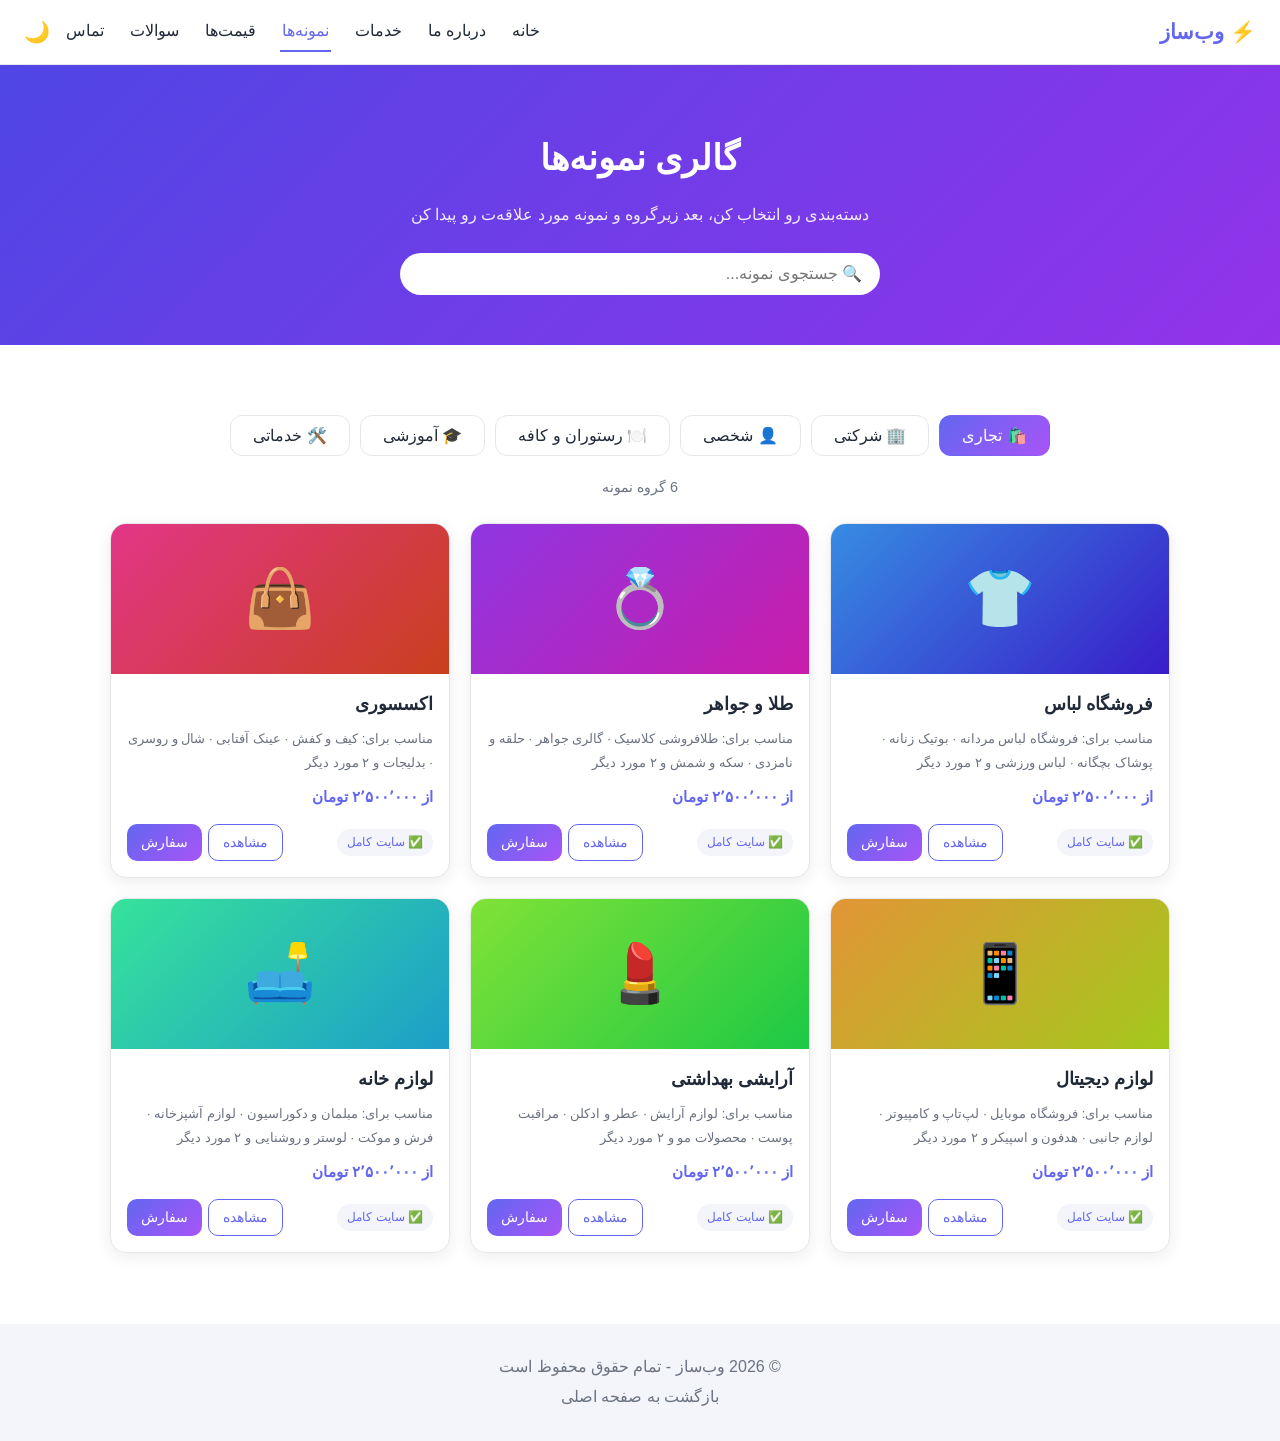
<file: samples.html>
<!DOCTYPE html>
<html lang="fa" dir="rtl">
<head>
  <meta charset="UTF-8">
  <meta name="viewport" content="width=device-width, initial-scale=1">
  <title>نمونه‌ها | وب‌ساز</title>
  <link rel="stylesheet" href="style.css">
</head>
<body>

  <header class="header">
    <a href="index.html" class="logo">⚡ وب‌ساز</a>
    <nav class="nav" id="nav">
      <a href="index.html#home">خانه</a>
      <a href="index.html#about">درباره ما</a>
      <a href="index.html#services">خدمات</a>
      <a href="samples.html" class="active">نمونه‌ها</a>
      <a href="index.html#pricing">قیمت‌ها</a>
      <a href="index.html#faq">سوالات</a>
      <a href="index.html#contact">تماس</a>
    </nav>
    <button id="themeBtn" class="icon-btn" aria-label="تغییر تم">🌙</button>
    <button id="menuBtn" class="icon-btn menu-btn" aria-label="منو">☰</button>
  </header>

  <section class="page-hero">
    <h1>گالری نمونه‌ها</h1>
    <p>دسته‌بندی رو انتخاب کن، بعد زیرگروه و نمونه مورد علاقه‌ت رو پیدا کن</p>
    <input type="search" id="search" class="search" placeholder="🔍 جستجوی نمونه...">
  </section>

  <main class="section samples">
    <div class="tabs" id="mainTabs"></div>
    <div class="chips" id="subChips"></div>
    <p class="count" id="count"></p>
    <div class="grid" id="grid"></div>
  </main>

  <footer class="footer">
    <p>© 2026 وب‌ساز - تمام حقوق محفوظ است</p>
    <p><a href="index.html">بازگشت به صفحه اصلی</a></p>
  </footer>

  <div class="modal" id="modal">
    <div class="modal-box">
      <button class="modal-close" id="modalClose" aria-label="بستن">✕</button>
      <h3 id="mTitle"></h3>
      <p id="mPrice" class="m-price"></p>
      <p class="m-note">برای ثبت سفارش یکی از راه‌های زیر رو انتخاب کن. پیام آماده برات نوشته میشه.</p>
      <input type="text" id="mName" placeholder="نام شما (اختیاری)">
      <div class="m-btns">
        <a id="mTelegram" class="btn" target="_blank" rel="noopener">✈️ سفارش در تلگرام</a>
        <a id="mWhatsapp" class="btn btn-green" target="_blank" rel="noopener">💬 سفارش در واتساپ</a>
      </div>
    </div>
  </div>

  <button id="toTop" class="to-top" aria-label="بالا">↑</button>
  <script src="script.js"></script>
  <script src="samples.js"></script>
</body>
</html>
</file>
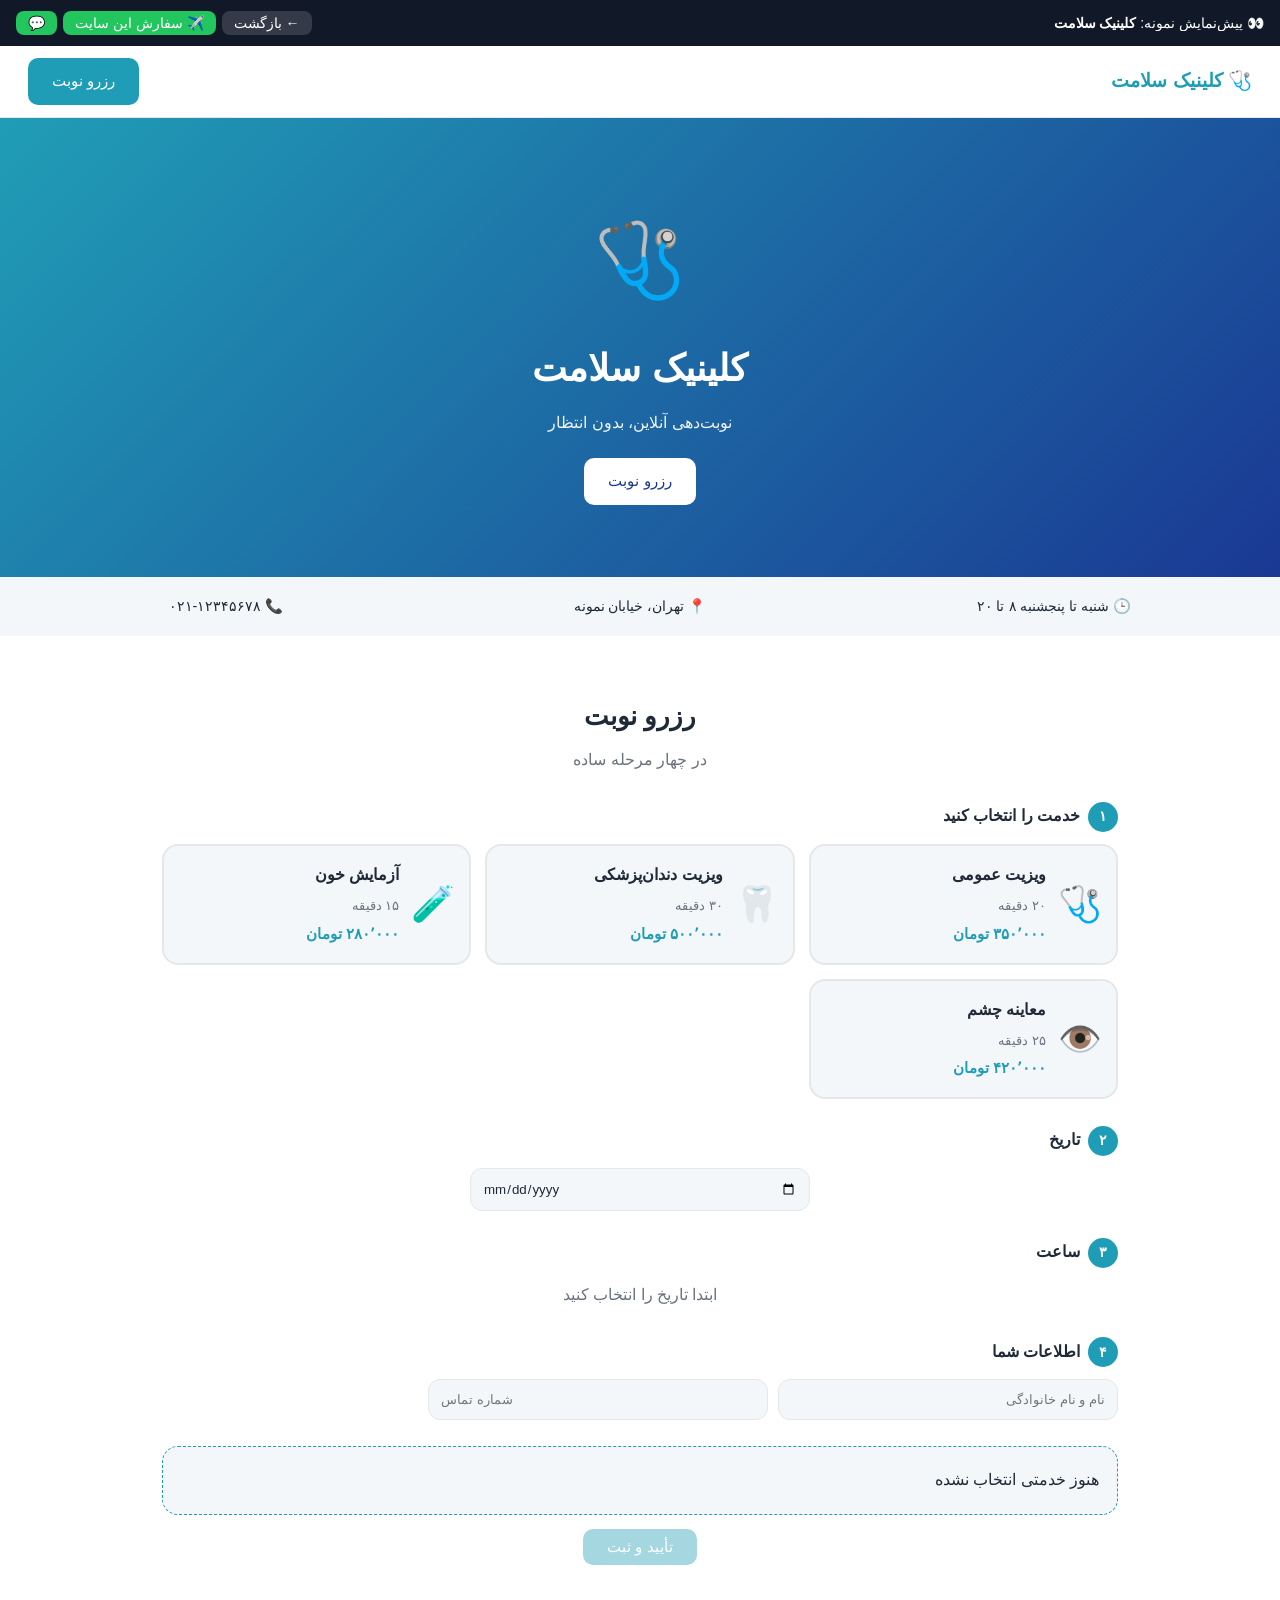
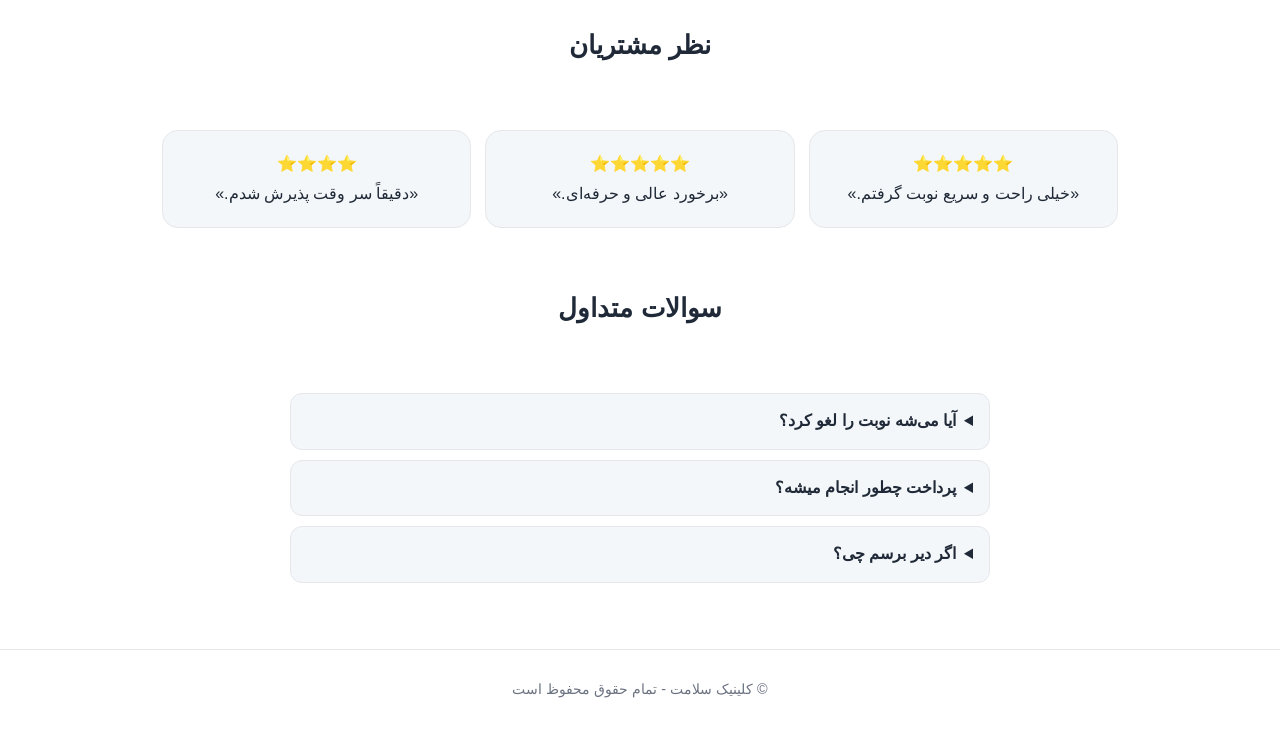
<file: service.html>
<!DOCTYPE html>
<html lang="fa" dir="rtl">
<head>
<meta charset="UTF-8">
<meta name="viewport" content="width=device-width, initial-scale=1">
<title>سایت خدماتی</title>
<style>
:root{--bar:46px;--h:190;--a:hsl(var(--h) 70% 42%);--a2:hsl(calc(var(--h) + 35) 70% 34%);--bg:#fff;--bg2:#f4f7f9;--tx:#1f2937;--mu:#6b7280;--bd:#e5e7eb;--on:#fff}
body.dark{--bg:#0f1115;--bg2:#181b21;--tx:#f1f3f6;--mu:#9aa1ad;--bd:#2a2e36;--a:hsl(var(--h) 85% 55%);--a2:hsl(calc(var(--h) + 35) 85% 45%);--on:#0f1115}
*{box-sizing:border-box;margin:0;padding:0}
html{scroll-behavior:smooth;scroll-padding-top:120px}
body{font-family:Vazirmatn,Tahoma,sans-serif;background:var(--bg);color:var(--tx);line-height:1.9}
a{color:inherit;text-decoration:none}
button,input{font-family:inherit}
.top{position:sticky;top:var(--bar);z-index:40;display:flex;align-items:center;justify-content:space-between;gap:16px;padding:12px 28px;background:var(--bg);border-bottom:1px solid var(--bd)}
.brand{font-weight:800;color:var(--a);font-size:1.2rem}
.btn{display:inline-block;padding:9px 24px;border-radius:10px;background:var(--a);color:var(--on);border:none;font-size:.95rem;cursor:pointer}
.btn:disabled{opacity:.4;cursor:not-allowed}
.hero{padding:72px 24px;text-align:center;background:linear-gradient(135deg,var(--a),var(--a2));color:var(--on)}
.hero .em{font-size:4.6rem}
.hero h1{font-size:2.3rem;margin:4px 0}
.hero p{opacity:.92;margin-bottom:20px}
.hero .btn{background:var(--on);color:var(--a2)}
.info{display:grid;grid-template-columns:repeat(auto-fit,minmax(160px,1fr));gap:10px;padding:16px 24px;background:var(--bg2);text-align:center;font-size:.9rem}
section{max-width:1000px;margin:auto;padding:56px 22px;text-align:center}
section h2{font-size:1.6rem;margin-bottom:4px}
.sub{color:var(--mu);margin-bottom:26px}
.step{display:inline-flex;width:30px;height:30px;border-radius:50%;background:var(--a);color:var(--on);align-items:center;justify-content:center;font-size:.9rem;margin-left:8px}
.stitle{text-align:right;font-weight:bold;margin:26px 0 12px}
.grid{display:grid;grid-template-columns:repeat(auto-fit,minmax(230px,1fr));gap:14px}
.sv{display:flex;align-items:center;gap:12px;text-align:right;background:var(--bg2);border:2px solid var(--bd);border-radius:16px;padding:14px;cursor:pointer;transition:.2s}
.sv:hover{border-color:var(--a)}
.sv.on{border-color:var(--a);background:var(--bg);box-shadow:0 6px 18px rgba(0,0,0,.12)}
.sv .e{font-size:2.2rem}
.sv small{color:var(--mu)}
.sv b{color:var(--a);display:block;font-size:.92rem}
input[type=date],input[type=text],input[type=tel]{width:100%;max-width:340px;padding:12px;border-radius:12px;border:1px solid var(--bd);background:var(--bg2);color:var(--tx)}
.slots{display:flex;flex-wrap:wrap;gap:10px}
.slot{padding:8px 18px;border-radius:10px;border:1px solid var(--bd);background:var(--bg2);color:var(--tx);cursor:pointer}
.slot.on{background:var(--a);color:var(--on);border-color:var(--a)}
.slot:disabled{opacity:.35;text-decoration:line-through;cursor:not-allowed}
.sum{margin-top:26px;padding:18px;border-radius:16px;background:var(--bg2);border:1px dashed var(--a);text-align:right}
.fields{display:flex;flex-wrap:wrap;gap:10px}
.ok{padding:30px;border-radius:18px;background:var(--bg2);border:2px solid var(--a);text-align:center}
.ok .e{font-size:3.4rem}
.ok code{display:inline-block;margin-top:8px;padding:4px 16px;border-radius:8px;background:var(--bg);font-size:1.1rem}
.t3{display:grid;grid-template-columns:repeat(auto-fit,minmax(240px,1fr));gap:14px}
.t3 div{background:var(--bg2);border-radius:16px;padding:18px;border:1px solid var(--bd)}
.faq{text-align:right;max-width:700px;margin:auto}
details{background:var(--bg2);border:1px solid var(--bd);border-radius:12px;padding:12px 16px;margin-bottom:10px}
summary{cursor:pointer;font-weight:bold}
details p{color:var(--mu);margin-top:6px}
.foot{text-align:center;padding:26px;color:var(--mu);border-top:1px solid var(--bd);font-size:.9rem}
.toast{position:fixed;bottom:24px;left:50%;transform:translateX(-50%) translateY(20px);background:#111827;color:#fff;padding:10px 22px;border-radius:12px;opacity:0;pointer-events:none;transition:.3s;z-index:200;max-width:90%;text-align:center}
.toast.on{opacity:1;transform:translateX(-50%)}
</style>
</head>
<body>
<div id="app"></div>
<div class="toast" id="toast"></div>
<script src="config.js"></script>
<script>
const D={
medical:{h:190,em:'🩺',title:'کلینیک سلامت',tag:'نوبت‌دهی آنلاین، بدون انتظار',cta:'رزرو نوبت',hours:'شنبه تا پنجشنبه ۸ تا ۲۰',
 sv:[['🩺','ویزیت عمومی',350000,'۲۰ دقیقه'],['🦷','ویزیت دندان‌پزشکی',500000,'۳۰ دقیقه'],['🧪','آزمایش خون',280000,'۱۵ دقیقه'],['👁️','معاینه چشم',420000,'۲۵ دقیقه']]},
beauty:{h:320,em:'💇',title:'سالن زیبایی رز',tag:'زیبایی با دست متخصص',cta:'رزرو وقت',hours:'همه روزه ۹ تا ۲۱',
 sv:[['💇','کوتاهی و براشینگ',450000,'۴۵ دقیقه'],['💅','مانیکور و پدیکور',600000,'۶۰ دقیقه'],['💄','میکاپ',1200000,'۹۰ دقیقه'],['💆','اسپا و ماساژ',900000,'۶۰ دقیقه']]},
gym:{h:10,dark:1,em:'🏋️',title:'باشگاه قدرت',tag:'بدن رویایی‌ت از امروز شروع میشه',cta:'ثبت‌نام و رزرو',hours:'شبانه‌روزی',
 sv:[['🏋️','جلسه آزمایشی رایگان',0,'۶۰ دقیقه'],['🥊','کلاس کیک‌بوکسینگ',800000,'۹۰ دقیقه'],['🧘','کلاس یوگا',600000,'۶۰ دقیقه'],['👨‍🏫','جلسه مربی شخصی',950000,'۶۰ دقیقه']]},
travel:{h:205,em:'✈️',title:'آژانس سفر ستاره',tag:'سفری فراموش‌نشدنی با ما',cta:'رزرو تور',hours:'همه روزه ۹ تا ۱۹',
 sv:[['🏝️','تور کیش ۳ شب',6500000,'۴ روز'],['🕌','تور مشهد',4200000,'۳ روز'],['🌆','تور استانبول',18000000,'۵ روز'],['🏔️','تور شمال',3800000,'۲ روز']]},
car:{h:0,dark:1,em:'🚗',title:'مرکز خدمات خودرو',tag:'خودروی شما در دستان مطمئن',cta:'رزرو نوبت',hours:'شنبه تا پنجشنبه ۸ تا ۱۸',
 sv:[['🛢️','تعویض روغن',650000,'۳۰ دقیقه'],['🧼','کارواش کامل',350000,'۴۵ دقیقه'],['🔧','تعمیر و سرویس',1500000,'۲ ساعت'],['🛞','بالانس و تعویض لاستیک',480000,'۴۰ دقیقه']]}
};
const q=new URLSearchParams(location.search);
const k=D[q.get('k')]?q.get('k'):'medical',S=D[k],$=id=>document.getElementById(id);
document.documentElement.style.setProperty('--h',S.h);
if(S.dark)document.body.classList.add('dark');
document.title=S.title;
const fmt=n=>n?n.toLocaleString('fa-IR')+' تومان':'رایگان';
function toast(t){const e=$('toast');e.textContent=t;e.classList.add('on');clearTimeout(toast.t);toast.t=setTimeout(()=>e.classList.remove('on'),2400)}
const TIMES=['۰۹:۰۰','۱۰:۳۰','۱۲:۰۰','۱۴:۰۰','۱۵:۳۰','۱۷:۰۰','۱۸:۳۰'];
let B={svc:null,date:'',time:''};
$('app').innerHTML=`
<header class="top"><div class="brand">${S.em} ${S.title}</div><a href="#book" class="btn">${S.cta}</a></header>
<div class="hero"><div class="em">${S.em}</div><h1>${S.title}</h1><p>${S.tag}</p><a href="#book" class="btn">${S.cta}</a></div>
<div class="info"><div>🕒 ${S.hours}</div><div>📍 تهران، خیابان نمونه</div><div>📞 ۰۲۱-۱۲۳۴۵۶۷۸</div></div>
<section id="book"><h2>${S.cta}</h2><p class="sub">در چهار مرحله ساده</p>
<div id="flow"></div></section>
<section style="padding-top:0"><h2>نظر مشتریان</h2><p class="sub">&nbsp;</p><div class="t3"><div>⭐⭐⭐⭐⭐<p>«خیلی راحت و سریع نوبت گرفتم.»</p></div><div>⭐⭐⭐⭐⭐<p>«برخورد عالی و حرفه‌ای.»</p></div><div>⭐⭐⭐⭐<p>«دقیقاً سر وقت پذیرش شدم.»</p></div></div></section>
<section style="padding-top:0"><h2>سوالات متداول</h2><p class="sub">&nbsp;</p><div class="faq"><details><summary>آیا می‌شه نوبت را لغو کرد؟</summary><p>بله، تا ۲۴ ساعت قبل بدون هزینه.</p></details><details><summary>پرداخت چطور انجام میشه؟</summary><p>پرداخت در محل یا آنلاین.</p></details><details><summary>اگر دیر برسم چی؟</summary><p>لطفاً ۱۰ دقیقه زودتر مراجعه کنید.</p></details></div></section>
<div class="foot">© ${S.title} - تمام حقوق محفوظ است</div>`;
function draw(){
  const d=B.date,seed=[...d].reduce((a,c)=>a+c.charCodeAt(0),0);
  $('flow').innerHTML=`
  <div class="stitle"><span class="step">۱</span>خدمت را انتخاب کنید</div>
  <div class="grid">${S.sv.map((s,i)=>`<div class="sv ${B.svc===i?'on':''}" onclick="B.svc=${i};draw()"><div class="e">${s[0]}</div><div><h4>${s[1]}</h4><small>${s[3]}</small><b>${fmt(s[2])}</b></div></div>`).join('')}</div>
  <div class="stitle"><span class="step">۲</span>تاریخ</div>
  <input type="date" id="dt" min="${new Date().toISOString().slice(0,10)}" value="${B.date}">
  <div class="stitle"><span class="step">۳</span>ساعت</div>
  ${B.date?`<div class="slots">${TIMES.map((t,i)=>`<button class="slot ${B.time===t?'on':''}" ${(seed+i)%4===0?'disabled':''} onclick="B.time='${t}';draw()">${t}</button>`).join('')}</div>`:'<p class="sub">ابتدا تاریخ را انتخاب کنید</p>'}
  <div class="stitle"><span class="step">۴</span>اطلاعات شما</div>
  <div class="fields"><input type="text" id="nm" placeholder="نام و نام خانوادگی"><input type="tel" id="ph" placeholder="شماره تماس"></div>
  <div class="sum">${B.svc!==null?`<b>${S.sv[B.svc][1]}</b> · ${B.date||'—'} · ${B.time||'—'}<br>مبلغ: <b>${fmt(S.sv[B.svc][2])}</b>`:'هنوز خدمتی انتخاب نشده'}</div>
  <p style="margin-top:14px"><button class="btn" id="go" ${B.svc!==null&&B.date&&B.time?'':'disabled'}>تأیید و ثبت</button></p>`;
  $('dt').onchange=e=>{B.date=e.target.value;B.time='';draw()};
  $('go').onclick=()=>{
    const nm=$('nm').value.trim(),ph=$('ph').value.trim();
    if(!nm||!ph)return toast('نام و شماره تماس را وارد کنید');
    const code=Math.floor(10000+Math.random()*89999).toLocaleString('fa-IR',{useGrouping:false});
    $('flow').innerHTML=`<div class="ok"><div class="e">✅</div><h3>${nm}، رزرو شما ثبت شد</h3><p>${S.sv[B.svc][1]} · ${B.date} · ${B.time}</p><code>کد پیگیری: ${code}</code><p style="margin-top:14px"><button class="btn" onclick="B={svc:null,date:'',time:''};draw()">رزرو جدید</button></p></div>`;
  };
}
draw();
injectDemoBar(q.get('n')||S.title,q.get('p')?(+q.get('p')).toLocaleString('fa-IR')+' تومان':'');
</script>
</body>
</html>
</file>
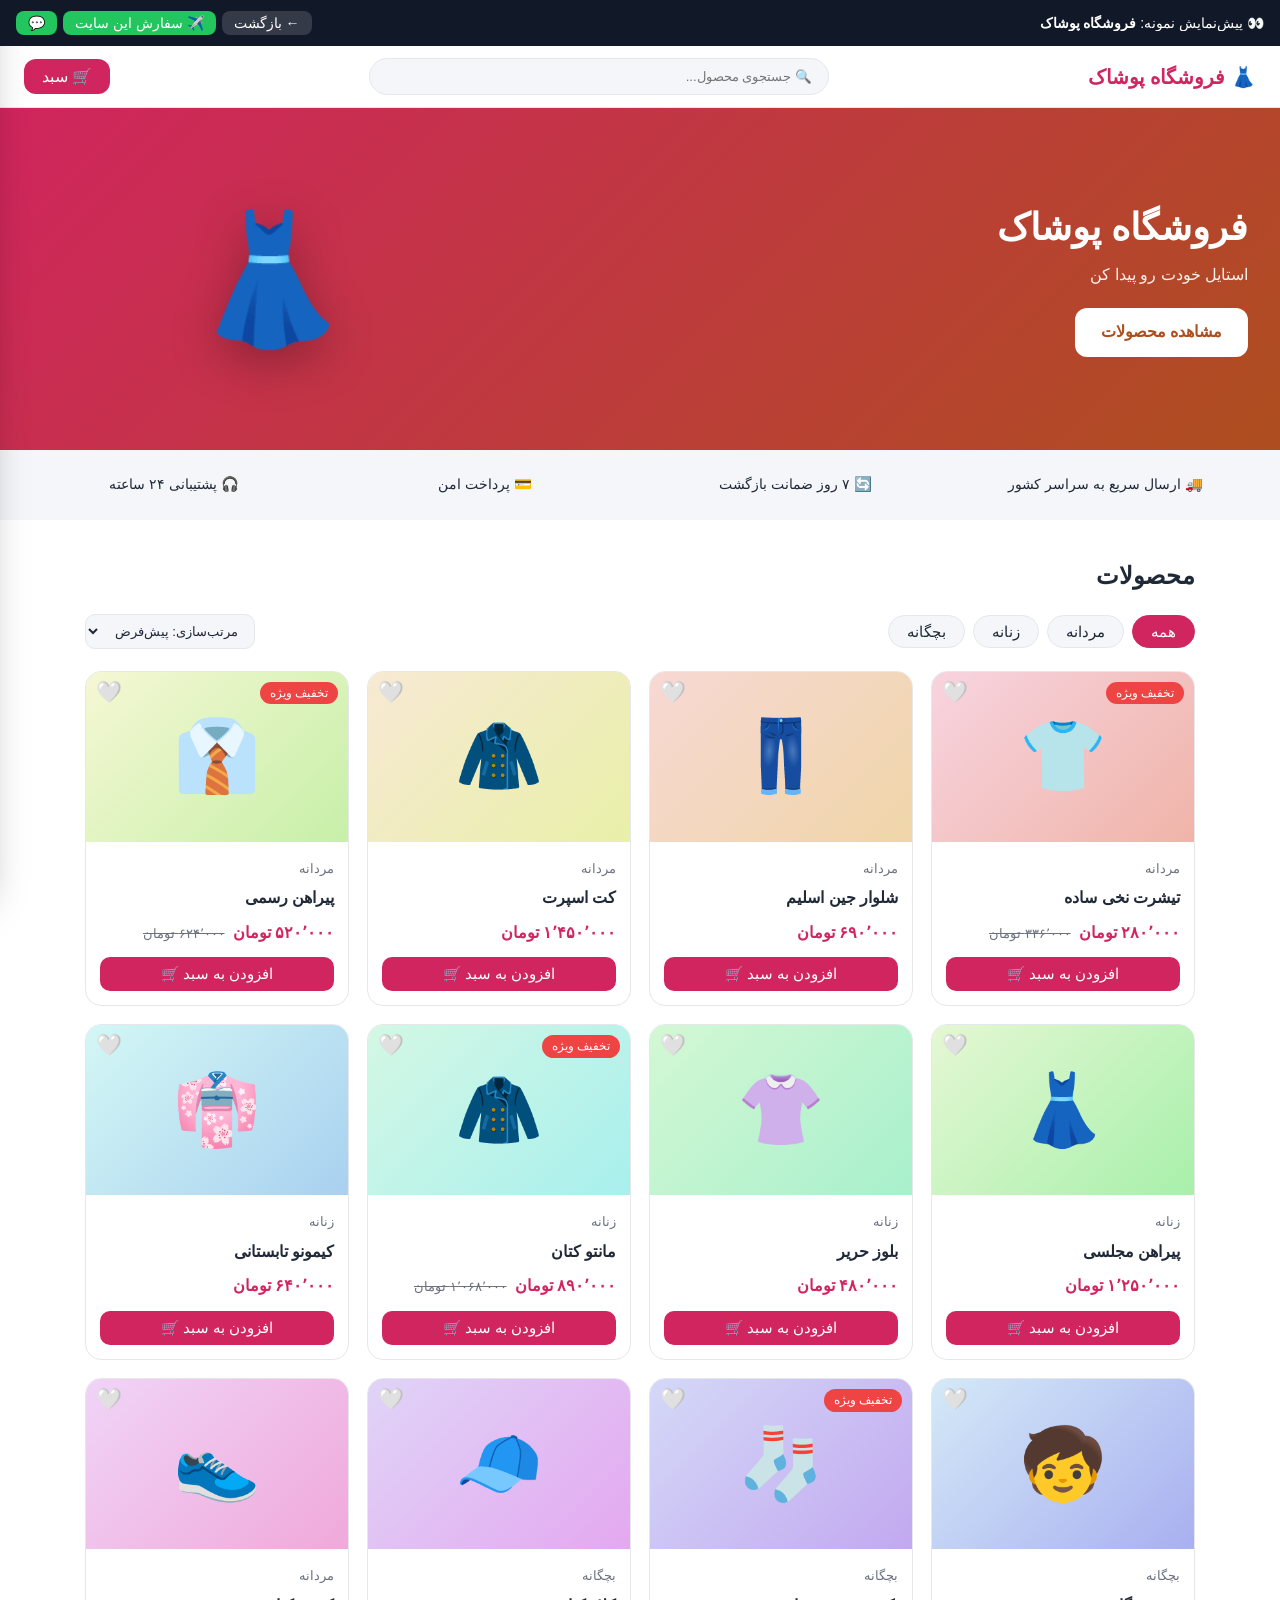
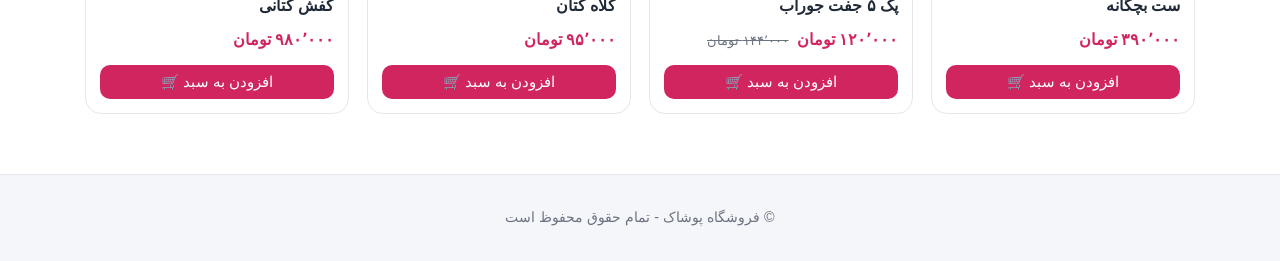
<file: shop.html>
<!DOCTYPE html>
<html lang="fa" dir="rtl">
<head>
<meta charset="UTF-8">
<meta name="viewport" content="width=device-width, initial-scale=1">
<title>فروشگاه آنلاین</title>
<style>
:root{--bar:46px;--h:250;--a:hsl(var(--h) 70% 48%);--a2:hsl(calc(var(--h) + 40) 70% 40%);--bg:#fff;--bg2:#f5f6fa;--tx:#1f2937;--mu:#6b7280;--bd:#e5e7eb}
body.dark{--bg:#0d0d10;--bg2:#17171b;--tx:#f3ecd7;--mu:#a39b85;--bd:#2c2b2f;--a:#d4af37;--a2:#a8861f}
*{box-sizing:border-box;margin:0;padding:0}
body{font-family:Vazirmatn,Tahoma,sans-serif;background:var(--bg);color:var(--tx);line-height:1.8}
button{font-family:inherit;cursor:pointer}
a{color:inherit;text-decoration:none}

.top{position:sticky;top:var(--bar);z-index:40;display:flex;align-items:center;gap:14px;padding:12px 24px;background:var(--bg);border-bottom:1px solid var(--bd)}
.brand{font-weight:800;font-size:1.25rem;color:var(--a);white-space:nowrap}
.sbox{flex:1;max-width:460px;margin:auto;padding:10px 16px;border:1px solid var(--bd);border-radius:99px;background:var(--bg2);color:var(--tx);font-family:inherit;outline:none}
.cartbtn{position:relative;background:var(--a);color:#fff;border:none;border-radius:12px;padding:8px 18px;font-size:1rem}
body.dark .cartbtn{color:#111}
.cartbtn b{position:absolute;top:-8px;left:-8px;background:#ef4444;color:#fff;border-radius:99px;font-size:.72rem;padding:0 7px;display:none}

.hero{display:grid;grid-template-columns:1.2fr .8fr;align-items:center;gap:20px;padding:56px 32px;background:linear-gradient(135deg,var(--a),var(--a2));color:#fff}
body.dark .hero{background:linear-gradient(135deg,#1a1710,#2b2412);color:#f3ecd7}
.hero h1{font-size:2.3rem;line-height:1.4;margin-bottom:8px}
.hero p{opacity:.92;margin-bottom:18px}
.hero .cta{display:inline-block;background:#fff;color:var(--a2);padding:10px 26px;border-radius:12px;font-weight:bold}
body.dark .hero .cta{background:var(--a);color:#111}
.hero .em{font-size:8rem;text-align:center;filter:drop-shadow(0 12px 24px rgba(0,0,0,.3))}

.feat{display:grid;grid-template-columns:repeat(auto-fit,minmax(170px,1fr));gap:10px;padding:16px 24px;background:var(--bg2);text-align:center;font-size:.9rem}
.feat div{padding:6px}

.shop{max-width:1150px;margin:auto;padding:34px 20px 60px}
.shop h2{font-size:1.5rem;margin-bottom:16px}
.tools{display:flex;flex-wrap:wrap;gap:10px;align-items:center;margin-bottom:22px}
.chip{padding:7px 18px;border-radius:99px;border:1px solid var(--bd);background:var(--bg2);color:var(--tx);font-size:.92rem}
.chip.on{background:var(--a);color:#fff;border-color:var(--a)}
body.dark .chip.on{color:#111}
.sel{margin-right:auto;padding:8px 12px;border-radius:10px;border:1px solid var(--bd);background:var(--bg2);color:var(--tx);font-family:inherit}

.grid{display:grid;grid-template-columns:repeat(auto-fill,minmax(210px,1fr));gap:18px}
.p{background:var(--bg);border:1px solid var(--bd);border-radius:16px;overflow:hidden;transition:transform .25s,box-shadow .25s}
.p:hover{transform:translateY(-5px);box-shadow:0 10px 26px rgba(0,0,0,.14)}
.pimg{position:relative;height:170px;display:flex;align-items:center;justify-content:center;font-size:4.4rem;background:linear-gradient(135deg,hsl(var(--ph) 70% 90%),hsl(calc(var(--ph) + 30) 70% 80%))}
body.dark .pimg{background:linear-gradient(135deg,#25221a,#35301f)}
.badge{position:absolute;top:10px;right:10px;background:#ef4444;color:#fff;font-size:.72rem;padding:1px 10px;border-radius:99px}
.fav{position:absolute;top:8px;left:10px;background:none;border:none;font-size:1.3rem;color:#ef4444}
.pi{padding:12px 14px 14px}
.pi small{color:var(--mu)}
.pi h4{font-size:.98rem;margin:2px 0 6px}
.pr{display:flex;align-items:baseline;gap:8px;flex-wrap:wrap}
.pr b{color:var(--a)}
.pr s{color:var(--mu);font-size:.8rem}
.add{width:100%;margin-top:10px;padding:8px;border:none;border-radius:10px;background:var(--a);color:#fff;font-size:.92rem}
body.dark .add{color:#111}
.empty{grid-column:1/-1;text-align:center;padding:40px;color:var(--mu)}

.foot{background:var(--bg2);text-align:center;padding:30px 20px;color:var(--mu);font-size:.9rem;border-top:1px solid var(--bd)}

.ov{position:fixed;inset:0;background:rgba(0,0,0,.5);z-index:90;display:none}
.ov.on{display:block}
.drawer{position:fixed;top:0;bottom:0;left:0;width:min(370px,100%);background:var(--bg);z-index:100;transform:translateX(-105%);transition:transform .3s;display:flex;flex-direction:column;box-shadow:0 0 40px rgba(0,0,0,.4)}
.drawer.on{transform:none}
.dh{display:flex;justify-content:space-between;align-items:center;padding:16px 18px;border-bottom:1px solid var(--bd)}
.dh button{background:none;border:none;font-size:1.2rem;color:var(--tx)}
#lines{flex:1;overflow:auto;padding:10px 16px}
.ln{display:flex;align-items:center;gap:10px;padding:10px 0;border-bottom:1px solid var(--bd)}
.le{font-size:2rem}
.li{flex:1}
.li small{color:var(--mu)}
.qt{display:flex;align-items:center;gap:8px}
.qt button{width:26px;height:26px;border-radius:8px;border:1px solid var(--bd);background:var(--bg2);color:var(--tx)}
.emp{text-align:center;padding:40px 0;color:var(--mu)}
.df{padding:16px 18px;border-top:1px solid var(--bd)}
.tot{display:flex;justify-content:space-between;margin-bottom:12px;font-size:1.05rem}
.pay{width:100%;padding:12px;border:none;border-radius:12px;background:var(--a);color:#fff;font-size:1rem}
body.dark .pay{color:#111}

.toast{position:fixed;bottom:24px;left:50%;transform:translateX(-50%) translateY(20px);background:#111827;color:#fff;padding:10px 22px;border-radius:12px;opacity:0;pointer-events:none;transition:.3s;z-index:200;font-size:.92rem;max-width:90%;text-align:center}
.toast.on{opacity:1;transform:translateX(-50%)}

@media(max-width:700px){.hero{grid-template-columns:1fr;text-align:center;padding:36px 20px}.hero .em{font-size:5rem;order:-1}.hero h1{font-size:1.7rem}.top{padding:10px 14px;gap:8px}.brand{font-size:1rem}}
</style>
</head>
<body>

<header class="top">
  <div class="brand" id="brand"></div>
  <input class="sbox" id="search" type="search" placeholder="🔍 جستجوی محصول...">
  <button class="cartbtn" id="cartBtn">🛒 سبد<b id="cnt">0</b></button>
</header>

<section class="hero">
  <div>
    <h1 id="hTitle"></h1>
    <p id="hTag"></p>
    <a href="#shop" class="cta">مشاهده محصولات</a>
  </div>
  <div class="em" id="hEm"></div>
</section>

<div class="feat">
  <div>🚚 ارسال سریع به سراسر کشور</div>
  <div>🔄 ۷ روز ضمانت بازگشت</div>
  <div>💳 پرداخت امن</div>
  <div>🎧 پشتیبانی ۲۴ ساعته</div>
</div>

<main class="shop" id="shop">
  <h2>محصولات</h2>
  <div class="tools">
    <div id="chips" style="display:flex;flex-wrap:wrap;gap:8px"></div>
    <select class="sel" id="sort">
      <option value="def">مرتب‌سازی: پیش‌فرض</option>
      <option value="asc">ارزان‌ترین</option>
      <option value="desc">گران‌ترین</option>
    </select>
  </div>
  <div class="grid" id="grid"></div>
</main>

<footer class="foot" id="foot"></footer>

<div class="ov" id="ov"></div>
<aside class="drawer" id="drawer">
  <div class="dh"><b>🛒 سبد خرید</b><button id="dclose">✕</button></div>
  <div id="lines"></div>
  <div class="df">
    <div class="tot"><span>جمع کل</span><b id="total"></b></div>
    <button class="pay" id="pay">ثبت سفارش</button>
  </div>
</aside>
<div class="toast" id="toast"></div>

<script src="config.js"></script>
<script>
const STORES = {
  clothing: { h: 340, title: 'فروشگاه پوشاک', tag: 'استایل خودت رو پیدا کن', hero: '👗', cats: ['مردانه', 'زنانه', 'بچگانه'], items: [
    ['مردانه','👕','تیشرت نخی ساده',280000],['مردانه','👖','شلوار جین اسلیم',690000],['مردانه','🧥','کت اسپرت',1450000],['مردانه','👔','پیراهن رسمی',520000],
    ['زنانه','👗','پیراهن مجلسی',1250000],['زنانه','👚','بلوز حریر',480000],['زنانه','🧥','مانتو کتان',890000],['زنانه','👘','کیمونو تابستانی',640000],
    ['بچگانه','🧒','ست بچگانه',390000],['بچگانه','🧦','پک ۵ جفت جوراب',120000],['بچگانه','🧢','کلاه کتان',95000],['مردانه','👟','کفش کتانی',980000]] },
  gold: { h: 45, title: 'گالری طلا و جواهر', tag: 'درخششی که ماندگار است', hero: '💍', cats: ['انگشتر','گردنبند','دستبند','سکه'], items: [
    ['انگشتر','💍','حلقه نامزدی سولیتر',38500000],['انگشتر','💍','انگشتر اسپرت',9800000],['گردنبند','📿','گردنبند زنجیر ایتالیایی',14200000],['گردنبند','✨','آویز ستاره',5600000],
    ['دستبند','⌚','دستبند النگویی',21000000],['دستبند','📿','دستبند تراش',7400000],['سکه','🪙','سکه تمام بهار آزادی',52000000],['سکه','🪙','نیم سکه',27000000]] },
  accessory: { h: 20, title: 'بوتیک اکسسوری', tag: 'جزئیات، همه‌چیزه', hero: '👜', cats: ['کیف','عینک','شال و کلاه','ساعت'], items: [
    ['کیف','👜','کیف دوشی چرم',1850000],['کیف','🎒','کوله شهری',950000],['عینک','🕶️','عینک آفتابی',720000],['عینک','👓','عینک طبی فریم گرد',560000],
    ['شال و کلاه','🧣','شال نخی',340000],['شال و کلاه','🧢','کلاه کپ',190000],['ساعت','⌚','ساعت مچی کلاسیک',2400000],['ساعت','⌚','ساعت اسپرت',1300000]] },
  digital: { h: 215, title: 'دیجی‌استور', tag: 'جدیدترین‌های دنیای دیجیتال', hero: '📱', cats: ['موبایل','لپ‌تاپ','صوتی','لوازم جانبی'], items: [
    ['موبایل','📱','گوشی هوشمند ۲۵۶ گیگ',32000000],['موبایل','📱','گوشی میان‌رده',14500000],['لپ‌تاپ','💻','لپ‌تاپ ۱۶ اینچ',58000000],['لپ‌تاپ','🖥️','مانیتور ۲۷ اینچ',16500000],
    ['صوتی','🎧','هدفون بی‌سیم',3900000],['صوتی','🔊','اسپیکر بلوتوثی',2100000],['لوازم جانبی','🎮','دسته بازی',2800000],['لوازم جانبی','📷','دوربین اکشن',9500000]] },
  beauty: { h: 320, title: 'بیوتی شاپ', tag: 'زیبایی از خودته', hero: '💄', cats: ['آرایش','پوست','عطر','مو'], items: [
    ['آرایش','💄','رژلب مات',280000],['آرایش','💅','ست لاک',190000],['پوست','🧴','کرم مرطوب‌کننده',420000],['پوست','🧼','ژل شست‌وشوی صورت',230000],
    ['عطر','🌸','ادکلن زنانه ۱۰۰ میل',2100000],['عطر','🌿','ادکلن مردانه ۱۰۰ میل',2400000],['مو','🧴','شامپو ترمیم‌کننده',310000],['مو','💆','سرم مو',450000]] },
  home: { h: 150, title: 'خانه‌دکور', tag: 'خونه‌ت رو دوست‌داشتنی کن', hero: '🛋️', cats: ['مبل و دکور','آشپزخانه','روشنایی','گل و گیاه'], items: [
    ['مبل و دکور','🛋️','مبل راحتی دو نفره',24000000],['مبل و دکور','🖼️','تابلو دکوراتیو',1200000],['آشپزخانه','🍳','ست قابلمه',3800000],['آشپزخانه','☕','ست فنجان ۶ نفره',850000],
    ['روشنایی','💡','لوستر مدرن',6200000],['روشنایی','🕯️','شمع معطر',180000],['گل و گیاه','🪴','گلدان سرامیکی با گیاه',560000],['گل و گیاه','🌿','گیاه آپارتمانی',320000]] }
};

const q = new URLSearchParams(location.search);
const k = STORES[q.get('k')] ? q.get('k') : 'clothing';
const S = STORES[k];
const name = q.get('n') || S.title;
const hue = q.get('h') ? +q.get('h') : S.h;
const fmt = n => n.toLocaleString('fa-IR') + ' تومان';
const $ = id => document.getElementById(id);

if (k === 'gold') document.body.classList.add('dark');
document.documentElement.style.setProperty('--h', hue);
document.title = name;
$('brand').textContent = S.hero + ' ' + name;
$('hTitle').textContent = name;
$('hTag').textContent = S.tag;
$('hEm').textContent = S.hero;
$('foot').textContent = '© ' + name + ' - تمام حقوق محفوظ است';

const P = S.items.map((it, i) => ({ i, cat: it[0], em: it[1], name: it[2], price: it[3] }));
let cat = 'all', sort = 'def', term = '', cart = {}, favs = new Set();

function drawChips() {
  $('chips').innerHTML = ['all', ...S.cats].map(c =>
    `<button class="chip ${cat === c ? 'on' : ''}" data-c="${c}">${c === 'all' ? 'همه' : c}</button>`).join('');
}

function drawGrid() {
  let list = P.slice();
  if (cat !== 'all') list = list.filter(x => x.cat === cat);
  if (term) list = list.filter(x => x.name.includes(term));
  if (sort === 'asc') list.sort((a, b) => a.price - b.price);
  if (sort === 'desc') list.sort((a, b) => b.price - a.price);
  $('grid').innerHTML = list.length ? list.map(x => {
    const sale = x.i % 3 === 0;
    const old = sale ? Math.round(x.price * 1.2 / 1000) * 1000 : 0;
    return `<div class="p">
      <div class="pimg" style="--ph:${(hue + x.i * 28) % 360}">${x.em}
        ${sale ? '<span class="badge">تخفیف ویژه</span>' : ''}
        <button class="fav" data-f="${x.i}">${favs.has(x.i) ? '❤️' : '🤍'}</button>
      </div>
      <div class="pi"><small>${x.cat}</small><h4>${x.name}</h4>
        <div class="pr"><b>${fmt(x.price)}</b>${sale ? `<s>${fmt(old)}</s>` : ''}</div>
        <button class="add" data-a="${x.i}">افزودن به سبد 🛒</button></div></div>`;
  }).join('') : '<p class="empty">محصولی پیدا نشد 😕</p>';
}

function drawCart() {
  const ids = Object.keys(cart);
  let sum = 0, n = 0;
  $('lines').innerHTML = ids.length ? ids.map(id => {
    const p = P[id], c = cart[id];
    sum += p.price * c; n += c;
    return `<div class="ln"><span class="le">${p.em}</span><div class="li"><b>${p.name}</b><br><small>${fmt(p.price)}</small></div>
      <div class="qt"><button data-m="${id}">−</button><span>${c.toLocaleString('fa-IR')}</span><button data-p="${id}">+</button></div></div>`;
  }).join('') : '<p class="emp">سبد خرید خالی است 🛍️</p>';
  $('total').textContent = fmt(sum);
  $('cnt').textContent = n.toLocaleString('fa-IR');
  $('cnt').style.display = n ? 'block' : 'none';
}

function toast(t) {
  const el = $('toast');
  el.textContent = t; el.classList.add('on');
  clearTimeout(toast.t); toast.t = setTimeout(() => el.classList.remove('on'), 2200);
}

function openCart(on) { $('drawer').classList.toggle('on', on); $('ov').classList.toggle('on', on); }

$('chips').onclick = e => { const c = e.target.dataset.c; if (c) { cat = c; drawChips(); drawGrid(); } };
$('sort').onchange = e => { sort = e.target.value; drawGrid(); };
$('search').oninput = e => { term = e.target.value.trim(); drawGrid(); };
$('grid').onclick = e => {
  const a = e.target.dataset.a, f = e.target.dataset.f;
  if (a !== undefined) { cart[a] = (cart[a] || 0) + 1; drawCart(); toast('به سبد خرید اضافه شد ✅'); }
  if (f !== undefined) { favs.has(+f) ? favs.delete(+f) : favs.add(+f); drawGrid(); }
};
$('lines').onclick = e => {
  const m = e.target.dataset.m, p = e.target.dataset.p;
  if (p !== undefined) cart[p]++;
  if (m !== undefined) { cart[m]--; if (cart[m] <= 0) delete cart[m]; }
  drawCart();
};
$('cartBtn').onclick = () => openCart(true);
$('dclose').onclick = () => openCart(false);
$('ov').onclick = () => openCart(false);
$('pay').onclick = () => {
  if (!Object.keys(cart).length) return toast('سبد خرید خالی است');
  toast('این یک نمونه است؛ در سایت واقعی به درگاه پرداخت وصل میشه 💳');
};

drawChips(); drawGrid(); drawCart();
injectDemoBar(name, q.get('p') ? fmt(+q.get('p')) : '');
</script>
</body>
</html>
</file>
<file: style.css>
:root {
  --bg: #ffffff;
  --bg-alt: #f3f5fb;
  --text: #1f2937;
  --muted: #6b7280;
  --primary: #6366f1;
  --primary2: #a855f7;
  --card: #ffffff;
  --border: #e5e7eb;
  --shadow: 0 4px 16px rgba(0,0,0,.08);
}
body.dark {
  --bg: #0f172a;
  --bg-alt: #1e293b;
  --text: #f1f5f9;
  --muted: #94a3b8;
  --primary: #818cf8;
  --card: #1e293b;
  --border: #334155;
  --shadow: 0 4px 16px rgba(0,0,0,.4);
}

* { box-sizing: border-box; margin: 0; padding: 0; }
html { scroll-behavior: smooth; scroll-padding-top: 70px; }
body {
  font-family: Vazirmatn, Tahoma, sans-serif;
  background: var(--bg);
  color: var(--text);
  line-height: 1.9;
  transition: background .3s, color .3s;
}
a { color: inherit; text-decoration: none; }

/* هدر */
.header {
  position: sticky; top: 0; z-index: 50;
  display: flex; align-items: center; gap: 14px;
  padding: 12px 24px;
  background: color-mix(in srgb, var(--bg) 85%, transparent);
  backdrop-filter: blur(10px);
  border-bottom: 1px solid var(--border);
}
.logo { font-weight: 800; font-size: 1.3rem; color: var(--primary); margin-left: auto; }
.nav { display: flex; gap: 22px; }
.nav a { padding: 4px 2px; border-bottom: 2px solid transparent; transition: .2s; }
.nav a:hover, .nav a.active { color: var(--primary); border-color: var(--primary); }
.icon-btn { background: none; border: none; font-size: 1.3rem; cursor: pointer; color: var(--text); }
.menu-btn { display: none; }

/* دکمه‌ها */
.btn {
  display: inline-block; padding: 11px 28px;
  background: linear-gradient(135deg, var(--primary), var(--primary2));
  color: #fff; border: none; border-radius: 10px;
  font-family: inherit; font-size: 1rem; cursor: pointer;
  transition: transform .2s, box-shadow .2s;
}
.btn:hover { transform: translateY(-2px); box-shadow: 0 6px 18px rgba(99,102,241,.4); }
.btn-light { background: #fff; color: #4f46e5; }
.btn-outline { background: transparent; border: 2px solid #fff; }
.btn-green { background: linear-gradient(135deg, #22c55e, #16a34a); }

/* هیرو */
.hero {
  min-height: 80vh; display: flex; align-items: center; justify-content: center;
  text-align: center; padding: 60px 20px; color: #fff;
  background: linear-gradient(135deg, #4f46e5, #9333ea, #db2777);
  background-size: 200% 200%; animation: grad 10s ease infinite;
}
@keyframes grad { 50% { background-position: 100% 50%; } }
.hero-inner { max-width: 700px; }
.hero h1 { font-size: clamp(1.8rem, 5vw, 3rem); margin: 14px 0; line-height: 1.5; }
.hero p { opacity: .9; margin-bottom: 28px; }
.hero-btns { display: flex; gap: 12px; justify-content: center; flex-wrap: wrap; }
.badge { background: rgba(255,255,255,.2); padding: 6px 16px; border-radius: 99px; font-size: .9rem; }

/* آمار */
.stats {
  display: flex; flex-wrap: wrap; justify-content: center; gap: 20px;
  max-width: 900px; margin: -40px auto 0; padding: 0 20px; position: relative;
}
.stat {
  flex: 1 1 160px; background: var(--card); padding: 20px; text-align: center;
  border-radius: 16px; box-shadow: var(--shadow);
}
.stat b { display: block; font-size: 2rem; color: var(--primary); }
.stat span { color: var(--muted); font-size: .9rem; }

/* بخش‌ها */
.section { padding: 70px 20px; max-width: 1100px; margin: auto; text-align: center; }
.alt { max-width: 100%; background: var(--bg-alt); }
.alt > * { max-width: 1000px; margin-left: auto; margin-right: auto; }
.title { font-size: 1.8rem; margin-bottom: 8px; }
.sub { color: var(--muted); margin-bottom: 36px; }
.about-text { max-width: 700px; margin: auto; }

.cards { display: grid; grid-template-columns: repeat(auto-fit, minmax(230px, 1fr)); gap: 20px; }
.card {
  background: var(--card); padding: 28px 20px; border-radius: 16px;
  border: 1px solid var(--border); box-shadow: var(--shadow);
  transition: transform .25s, border-color .25s;
}
.card:hover { transform: translateY(-6px); border-color: var(--primary); }
.card .ico { font-size: 2.4rem; margin-bottom: 8px; }
.card h3 { margin-bottom: 4px; }
.card p { color: var(--muted); font-size: .92rem; }

/* سوالات */
.faq { text-align: right; max-width: 800px; margin: auto; }
.faq details {
  background: var(--card); border: 1px solid var(--border);
  border-radius: 12px; padding: 14px 18px; margin-bottom: 10px;
}
.faq summary { cursor: pointer; font-weight: bold; }
.faq p { margin-top: 8px; color: var(--muted); }

/* فرم */
.form { display: flex; flex-direction: column; gap: 12px; max-width: 460px; margin: 20px auto 0; }
.form input, .form textarea {
  padding: 12px; border: 1px solid var(--border); border-radius: 10px;
  font-family: inherit; background: var(--card); color: var(--text);
}
.form input:focus, .form textarea:focus { outline: 2px solid var(--primary); }

/* فوتر */
.footer { text-align: center; padding: 28px 20px; background: var(--bg-alt); color: var(--muted); }
.footer a:hover { color: var(--primary); }

/* دکمه بالا */
.to-top {
  position: fixed; bottom: 20px; left: 20px; width: 44px; height: 44px;
  border: none; border-radius: 50%; background: var(--primary); color: #fff;
  font-size: 1.2rem; cursor: pointer; opacity: 0; pointer-events: none; transition: .3s;
}
.to-top.show { opacity: 1; pointer-events: auto; }

/* انیمیشن ظاهر شدن */
.reveal { opacity: 0; transform: translateY(24px); transition: opacity .6s, transform .6s; }
.reveal.visible { opacity: 1; transform: none; }

/* ===== صفحه نمونه‌ها ===== */
.page-hero {
  text-align: center; padding: 60px 20px 50px; color: #fff;
  background: linear-gradient(135deg, #4f46e5, #9333ea);
}
.page-hero h1 { font-size: 2.2rem; }
.page-hero p { opacity: .9; margin: 8px 0 22px; }
.search {
  width: min(480px, 90%); padding: 12px 18px; border-radius: 99px;
  border: none; font-family: inherit; font-size: 1rem; outline: none;
}

.tabs, .chips { display: flex; flex-wrap: wrap; gap: 10px; justify-content: center; margin-bottom: 18px; }
.tab {
  padding: 10px 22px; border-radius: 12px; border: 1px solid var(--border);
  background: var(--card); color: var(--text); font-family: inherit;
  font-size: 1rem; cursor: pointer; transition: .2s;
}
.tab:hover { border-color: var(--primary); }
.tab.active { background: linear-gradient(135deg, var(--primary), var(--primary2)); color: #fff; border-color: transparent; }
.chip {
  padding: 6px 16px; border-radius: 99px; border: 1px solid var(--border);
  background: var(--bg-alt); color: var(--text); font-family: inherit;
  font-size: .9rem; cursor: pointer; transition: .2s;
}
.chip.active { background: var(--primary); color: #fff; border-color: var(--primary); }
.count { color: var(--muted); margin: 6px 0 22px; font-size: .9rem; }

.grid { display: grid; grid-template-columns: repeat(auto-fill, minmax(230px, 1fr)); gap: 20px; }
.sample {
  background: var(--card); border: 1px solid var(--border); border-radius: 16px;
  overflow: hidden; box-shadow: var(--shadow); text-align: right;
  transition: transform .25s; animation: pop .4s both;
}
.sample:hover { transform: translateY(-6px); }
@keyframes pop { from { opacity: 0; transform: scale(.95); } }
.sample .thumb {
  height: 130px; display: flex; align-items: center; justify-content: center;
  font-size: 3rem; color: #fff;
}
.sample .info { padding: 14px 16px 16px; }
.sample h4 { font-size: 1rem; margin-bottom: 2px; }
.sample small { color: var(--muted); }
.sample .row { display: flex; justify-content: space-between; align-items: center; margin-top: 12px; }
.tag { font-size: .75rem; background: var(--bg-alt); padding: 2px 10px; border-radius: 99px; color: var(--primary); }
.sample .btn { padding: 5px 16px; font-size: .85rem; }
.empty { grid-column: 1 / -1; padding: 40px; color: var(--muted); }

/* قیمت روی کارت نمونه */
.price { margin-top: 8px; font-weight: bold; color: var(--primary); font-size: .95rem; }

/* پنجره سفارش */
.modal {
  position: fixed; inset: 0; z-index: 100;
  display: none; align-items: center; justify-content: center;
  background: rgba(0,0,0,.55); backdrop-filter: blur(4px); padding: 20px;
}
.modal.open { display: flex; }
.modal-box {
  position: relative; width: min(440px, 100%); text-align: center;
  background: var(--card); border-radius: 20px; padding: 32px 24px 26px;
  box-shadow: 0 20px 60px rgba(0,0,0,.4); animation: pop .3s both;
}
.modal-close {
  position: absolute; top: 12px; left: 14px; background: none; border: none;
  font-size: 1.2rem; cursor: pointer; color: var(--muted);
}
.m-price { font-size: 1.4rem; font-weight: bold; color: var(--primary); margin: 6px 0; }
.m-note { color: var(--muted); font-size: .9rem; margin-bottom: 14px; }
.modal-box input {
  width: 100%; padding: 12px; border: 1px solid var(--border); border-radius: 10px;
  font-family: inherit; background: var(--bg-alt); color: var(--text); margin-bottom: 14px;
}
.m-btns { display: flex; flex-direction: column; gap: 10px; }

/* پلن‌های قیمتی */
.plans { display: grid; grid-template-columns: repeat(auto-fit, minmax(240px, 1fr)); gap: 22px; align-items: stretch; }
.plan {
  position: relative; background: var(--card); border: 1px solid var(--border);
  border-radius: 20px; padding: 32px 22px; box-shadow: var(--shadow);
  display: flex; flex-direction: column; gap: 14px; transition: transform .25s;
}
.plan:hover { transform: translateY(-6px); }
.plan.featured { border: 2px solid var(--primary); transform: scale(1.04); }
.plan-badge {
  position: absolute; top: -13px; right: 50%; transform: translateX(50%);
  background: linear-gradient(135deg, var(--primary), var(--primary2));
  color: #fff; font-size: .8rem; padding: 3px 16px; border-radius: 99px;
}
.plan-price { font-size: 1.8rem; font-weight: 800; color: var(--primary); }
.plan-price small { font-size: .9rem; color: var(--muted); font-weight: normal; }
.plan ul { list-style: none; text-align: right; display: flex; flex-direction: column; gap: 8px; flex: 1; }

/* موبایل */
@media (max-width: 720px) {
  .menu-btn { display: block; }
  .nav {
    display: none; position: absolute; top: 100%; right: 0; left: 0;
    flex-direction: column; gap: 6px; padding: 14px 24px;
    background: var(--bg); border-bottom: 1px solid var(--border);
  }
  .nav.open { display: flex; }
  .plan.featured { transform: none; }
}
.btns { display: flex; gap: 6px; }
.btn-ghost { background: transparent; color: var(--primary); border: 1px solid var(--primary); }
.btn-ghost:hover { background: var(--primary); color: #fff; }
.sample .btn { padding: 5px 14px; font-size: .85rem; }

.grid { grid-template-columns: repeat(auto-fill, minmax(270px, 1fr)); }
.sample .thumb { height: 150px; font-size: 3.6rem; }
.sample h4 { font-size: 1.1rem; }
.uses { color: var(--muted); font-size: .82rem; line-height: 1.8; margin: 6px 0 2px; }
</file>
